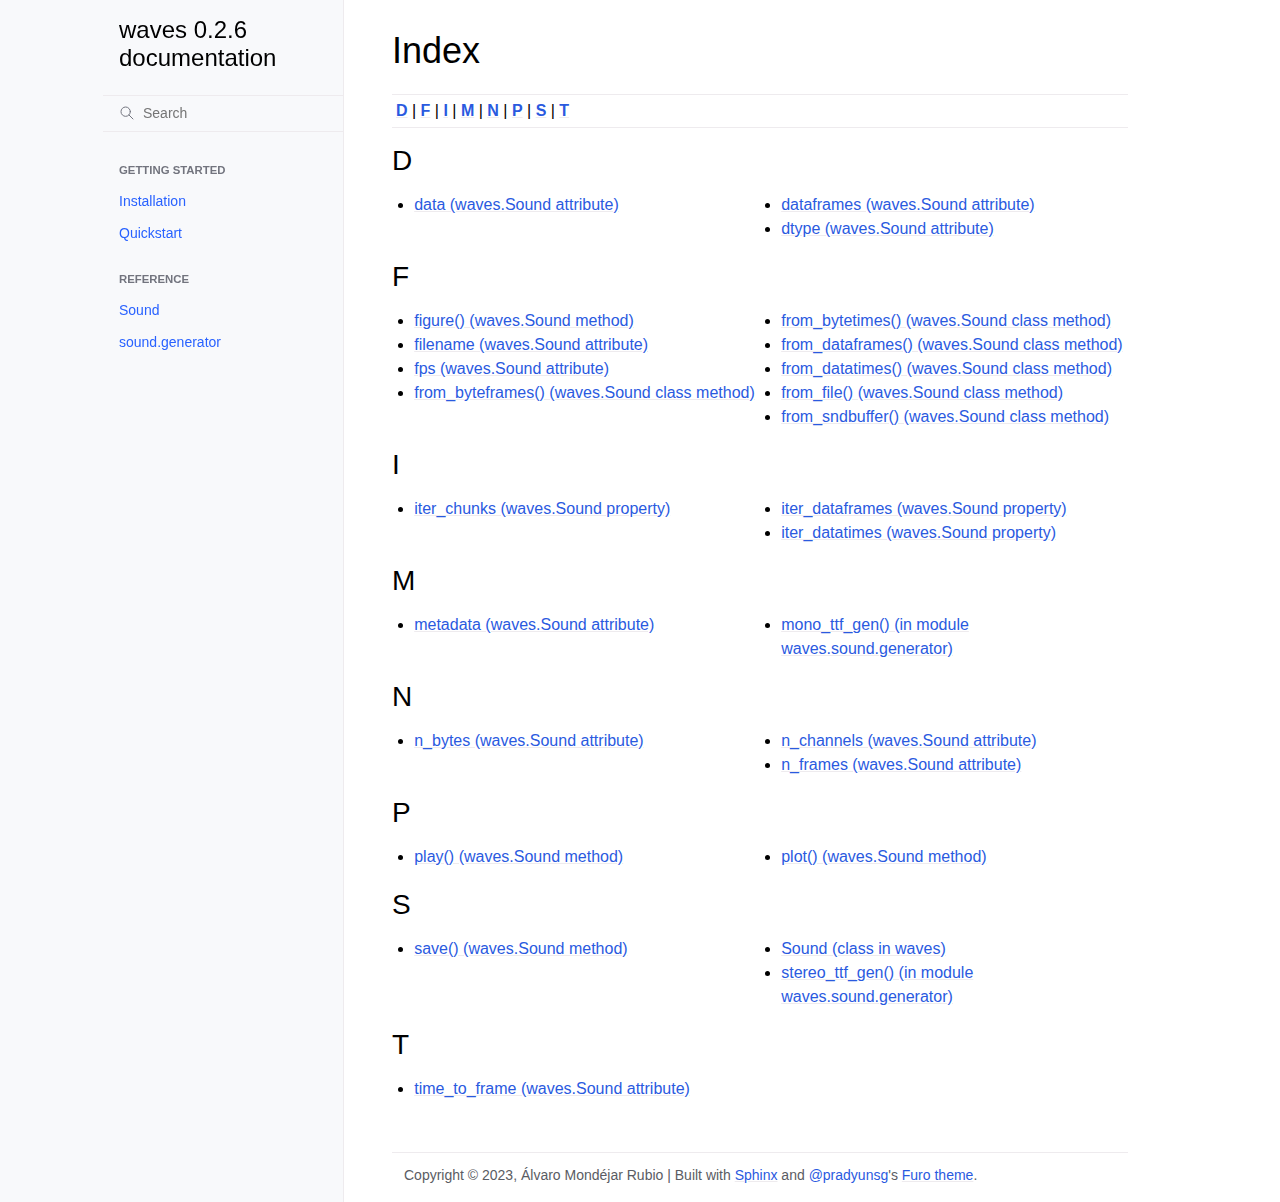
<file: genindex.html>
<!doctype html>
<html class="no-js">
  <head><meta charset="utf-8"/>
    <meta name="viewport" content="width=device-width,initial-scale=1"/>
    <meta name="color-scheme" content="light dark"><link rel="index" title="Index" href="#" /><link rel="search" title="Search" href="search.html" />

    <meta name="generator" content="sphinx-4.0.2, furo 2021.06.24.beta37"/><title>Index - waves 0.2.6 documentation</title>
<link rel="stylesheet" type="text/css" href="_static/pygments.css" />
    <link rel="stylesheet" type="text/css" href="_static/styles/furo.css" />
    <link rel="stylesheet" type="text/css" href="_static/styles/furo-extensions.css" />
    <link rel="stylesheet" type="text/css" href="_static/css/custom.css" />
    


<style>
  :root {
    --color-code-background: #f8f8f8;
  --color-code-foreground: black;
  
  }
  @media (prefers-color-scheme: dark) {
    :root {
      --color-code-background: #202020;
  --color-code-foreground: #d0d0d0;
  
    }
  }

  /* For allowing end-user-specific overrides */
  .override-light {
    --color-code-background: #f8f8f8;
  --color-code-foreground: black;
  
  }
  .override-dark {
    --color-code-background: #202020;
  --color-code-foreground: #d0d0d0;
  
  }
</style><link media="(prefers-color-scheme: dark)" rel="stylesheet" href="_static/pygments_dark.css"></head>
  <body dir="">
    
<svg xmlns="http://www.w3.org/2000/svg" style="display: none;">
  <symbol id="svg-toc" viewBox="0 0 24 24">
    <title>Contents</title>
    <svg xmlns="http://www.w3.org/2000/svg" width="24" height="24" viewBox="0 0 24 24" fill="none"
      stroke-width="1.5" stroke="currentColor" stroke-linecap="round" stroke-linejoin="round">
      <path stroke="none" d="M0 0h24v24H0z"/>
      <line x1="4" y1="6" x2="20" y2="6" />
      <line x1="10" y1="12" x2="20" y2="12" />
      <line x1="6" y1="18" x2="20" y2="18" />
    </svg>
  </symbol>
  <symbol id="svg-menu" viewBox="0 0 24 24">
    <title>Menu</title>
    <svg xmlns="http://www.w3.org/2000/svg" width="24" height="24" viewBox="0 0 24 24" fill="none"
      stroke="currentColor" stroke-width="2" stroke-linecap="round" stroke-linejoin="round"
      class="feather feather-menu">
      <line x1="3" y1="12" x2="21" y2="12"></line>
      <line x1="3" y1="6" x2="21" y2="6"></line>
      <line x1="3" y1="18" x2="21" y2="18"></line>
    </svg>
  </symbol>
  <symbol id="svg-arrow-right" viewBox="0 0 24 24">
    <title>Expand</title>
    <svg xmlns="http://www.w3.org/2000/svg" width="24" height="24" viewBox="0 0 24 24" fill="none"
      stroke="currentColor" stroke-width="2" stroke-linecap="round" stroke-linejoin="round"
      class="feather feather-chevron-right">
      <polyline points="9 18 15 12 9 6"></polyline>
    </svg>
  </symbol>
</svg>

<input type="checkbox" class="sidebar-toggle" name="__navigation" id="__navigation">
<input type="checkbox" class="sidebar-toggle" name="__toc" id="__toc">
<label class="overlay sidebar-overlay" for="__navigation"></label>
<label class="overlay toc-overlay" for="__toc"></label>



<div class="page">
  <header class="mobile-header">
    <div class="header-left">
      <label class="nav-overlay-icon" for="__navigation">
        <i class="icon"><svg><use href="#svg-menu"></use></svg></i>
      </label>
    </div>
    <div class="header-center">
      <a href="index.html"><div class="brand">waves 0.2.6 documentation</div></a>
    </div>
    <div class="header-right">
      <label class="toc-overlay-icon toc-header-icon no-toc" for="__toc">
        <i class="icon"><svg><use href="#svg-toc"></use></svg></i>
      </label>
    </div>
  </header>
  <aside class="sidebar-drawer">
    <div class="sidebar-container">
      
      <div class="sidebar-sticky"><a class="sidebar-brand" href="index.html">
  
  
  <span class="sidebar-brand-text">waves 0.2.6 documentation</span>
  
</a><form class="sidebar-search-container" method="get" action="search.html">
  <input class="sidebar-search" placeholder=Search name="q">
  <input type="hidden" name="check_keywords" value="yes">
  <input type="hidden" name="area" value="default">
</form><div class="sidebar-scroll"><div class="sidebar-tree">
  <p class="caption"><span class="caption-text">Getting started</span></p>
<ul>
<li class="toctree-l1"><a class="reference internal" href="install.html">Installation</a></li>
<li class="toctree-l1"><a class="reference internal" href="quickstart.html">Quickstart</a></li>
</ul>
<p class="caption"><span class="caption-text">Reference</span></p>
<ul>
<li class="toctree-l1"><a class="reference internal" href="ref/sound.html">Sound</a></li>
<li class="toctree-l1"><a class="reference internal" href="ref/sound.generator.html">sound.generator</a></li>
</ul>

</div>
</div>
      </div>
      
    </div>
  </aside>
  <main class="main">
    <div class="content">
      <article role="main">
        <label class="toc-overlay-icon toc-content-icon no-toc" for="__toc">
          <i class="icon"><svg><use href="#svg-toc"></use></svg></i>
        </label>
        
<section class="genindex-section">
  <h1 id="index">Index</h1>
  <div class="genindex-jumpbox"><a href="#D"><strong>D</strong></a> | <a href="#F"><strong>F</strong></a> | <a href="#I"><strong>I</strong></a> | <a href="#M"><strong>M</strong></a> | <a href="#N"><strong>N</strong></a> | <a href="#P"><strong>P</strong></a> | <a href="#S"><strong>S</strong></a> | <a href="#T"><strong>T</strong></a></div>
</section>
<section id="D" class="genindex-section">
  <h2>D</h2>
  <table style="width: 100%" class="indextable genindextable"><tr>
    <td style="width: 33%; vertical-align: top;"><ul>
        <li><a href="ref/sound.html#waves.Sound.data">data (waves.Sound attribute)</a>
</li>
    </ul></td>
    <td style="width: 33%; vertical-align: top;"><ul>
        <li><a href="ref/sound.html#waves.Sound.dataframes">dataframes (waves.Sound attribute)</a>
</li>
        <li><a href="ref/sound.html#waves.Sound.dtype">dtype (waves.Sound attribute)</a>
</li>
    </ul></td>
  </tr></table>
</section>

<section id="F" class="genindex-section">
  <h2>F</h2>
  <table style="width: 100%" class="indextable genindextable"><tr>
    <td style="width: 33%; vertical-align: top;"><ul>
        <li><a href="ref/sound.html#waves.Sound.figure">figure() (waves.Sound method)</a>
</li>
        <li><a href="ref/sound.html#waves.Sound.filename">filename (waves.Sound attribute)</a>
</li>
        <li><a href="ref/sound.html#waves.Sound.fps">fps (waves.Sound attribute)</a>
</li>
        <li><a href="ref/sound.html#waves.Sound.from_byteframes">from_byteframes() (waves.Sound class method)</a>
</li>
    </ul></td>
    <td style="width: 33%; vertical-align: top;"><ul>
        <li><a href="ref/sound.html#waves.Sound.from_bytetimes">from_bytetimes() (waves.Sound class method)</a>
</li>
        <li><a href="ref/sound.html#waves.Sound.from_dataframes">from_dataframes() (waves.Sound class method)</a>
</li>
        <li><a href="ref/sound.html#waves.Sound.from_datatimes">from_datatimes() (waves.Sound class method)</a>
</li>
        <li><a href="ref/sound.html#waves.Sound.from_file">from_file() (waves.Sound class method)</a>
</li>
        <li><a href="ref/sound.html#waves.Sound.from_sndbuffer">from_sndbuffer() (waves.Sound class method)</a>
</li>
    </ul></td>
  </tr></table>
</section>

<section id="I" class="genindex-section">
  <h2>I</h2>
  <table style="width: 100%" class="indextable genindextable"><tr>
    <td style="width: 33%; vertical-align: top;"><ul>
        <li><a href="ref/sound.html#waves.Sound.iter_chunks">iter_chunks (waves.Sound property)</a>
</li>
    </ul></td>
    <td style="width: 33%; vertical-align: top;"><ul>
        <li><a href="ref/sound.html#waves.Sound.iter_dataframes">iter_dataframes (waves.Sound property)</a>
</li>
        <li><a href="ref/sound.html#waves.Sound.iter_datatimes">iter_datatimes (waves.Sound property)</a>
</li>
    </ul></td>
  </tr></table>
</section>

<section id="M" class="genindex-section">
  <h2>M</h2>
  <table style="width: 100%" class="indextable genindextable"><tr>
    <td style="width: 33%; vertical-align: top;"><ul>
        <li><a href="ref/sound.html#waves.Sound.metadata">metadata (waves.Sound attribute)</a>
</li>
    </ul></td>
    <td style="width: 33%; vertical-align: top;"><ul>
        <li><a href="ref/sound.generator.html#waves.sound.generator.mono_ttf_gen">mono_ttf_gen() (in module waves.sound.generator)</a>
</li>
    </ul></td>
  </tr></table>
</section>

<section id="N" class="genindex-section">
  <h2>N</h2>
  <table style="width: 100%" class="indextable genindextable"><tr>
    <td style="width: 33%; vertical-align: top;"><ul>
        <li><a href="ref/sound.html#waves.Sound.n_bytes">n_bytes (waves.Sound attribute)</a>
</li>
    </ul></td>
    <td style="width: 33%; vertical-align: top;"><ul>
        <li><a href="ref/sound.html#waves.Sound.n_channels">n_channels (waves.Sound attribute)</a>
</li>
        <li><a href="ref/sound.html#waves.Sound.n_frames">n_frames (waves.Sound attribute)</a>
</li>
    </ul></td>
  </tr></table>
</section>

<section id="P" class="genindex-section">
  <h2>P</h2>
  <table style="width: 100%" class="indextable genindextable"><tr>
    <td style="width: 33%; vertical-align: top;"><ul>
        <li><a href="ref/sound.html#waves.Sound.play">play() (waves.Sound method)</a>
</li>
    </ul></td>
    <td style="width: 33%; vertical-align: top;"><ul>
        <li><a href="ref/sound.html#waves.Sound.plot">plot() (waves.Sound method)</a>
</li>
    </ul></td>
  </tr></table>
</section>

<section id="S" class="genindex-section">
  <h2>S</h2>
  <table style="width: 100%" class="indextable genindextable"><tr>
    <td style="width: 33%; vertical-align: top;"><ul>
        <li><a href="ref/sound.html#waves.Sound.save">save() (waves.Sound method)</a>
</li>
    </ul></td>
    <td style="width: 33%; vertical-align: top;"><ul>
        <li><a href="ref/sound.html#waves.Sound">Sound (class in waves)</a>
</li>
        <li><a href="ref/sound.generator.html#waves.sound.generator.stereo_ttf_gen">stereo_ttf_gen() (in module waves.sound.generator)</a>
</li>
    </ul></td>
  </tr></table>
</section>

<section id="T" class="genindex-section">
  <h2>T</h2>
  <table style="width: 100%" class="indextable genindextable"><tr>
    <td style="width: 33%; vertical-align: top;"><ul>
        <li><a href="ref/sound.html#waves.Sound.time_to_frame">time_to_frame (waves.Sound attribute)</a>
</li>
    </ul></td>
  </tr></table>
</section>


      </article>
      <footer>
        
        <div class="related-pages">
          
          
        </div>

        <div class="related-information">
              Copyright &#169; 2023, Álvaro Mondéjar Rubio
            |
            Built with <a href="https://www.sphinx-doc.org/">Sphinx</a>
              and
              <a class="muted-link" href="https://pradyunsg.me">@pradyunsg</a>'s
              <a href="https://github.com/pradyunsg/furo">Furo theme</a>.
        </div>
        
      </footer>
    </div>
    <aside class="toc-drawer no-toc">
      
      
      
    </aside>
  </main>
</div><script data-url_root="./" id="documentation_options" src="_static/documentation_options.js"></script>
    <script src="_static/jquery.js"></script>
    <script src="_static/underscore.js"></script>
    <script src="_static/doctools.js"></script>
    <script src="_static/scripts/main.js"></script>
    </body>
</html>
</file>
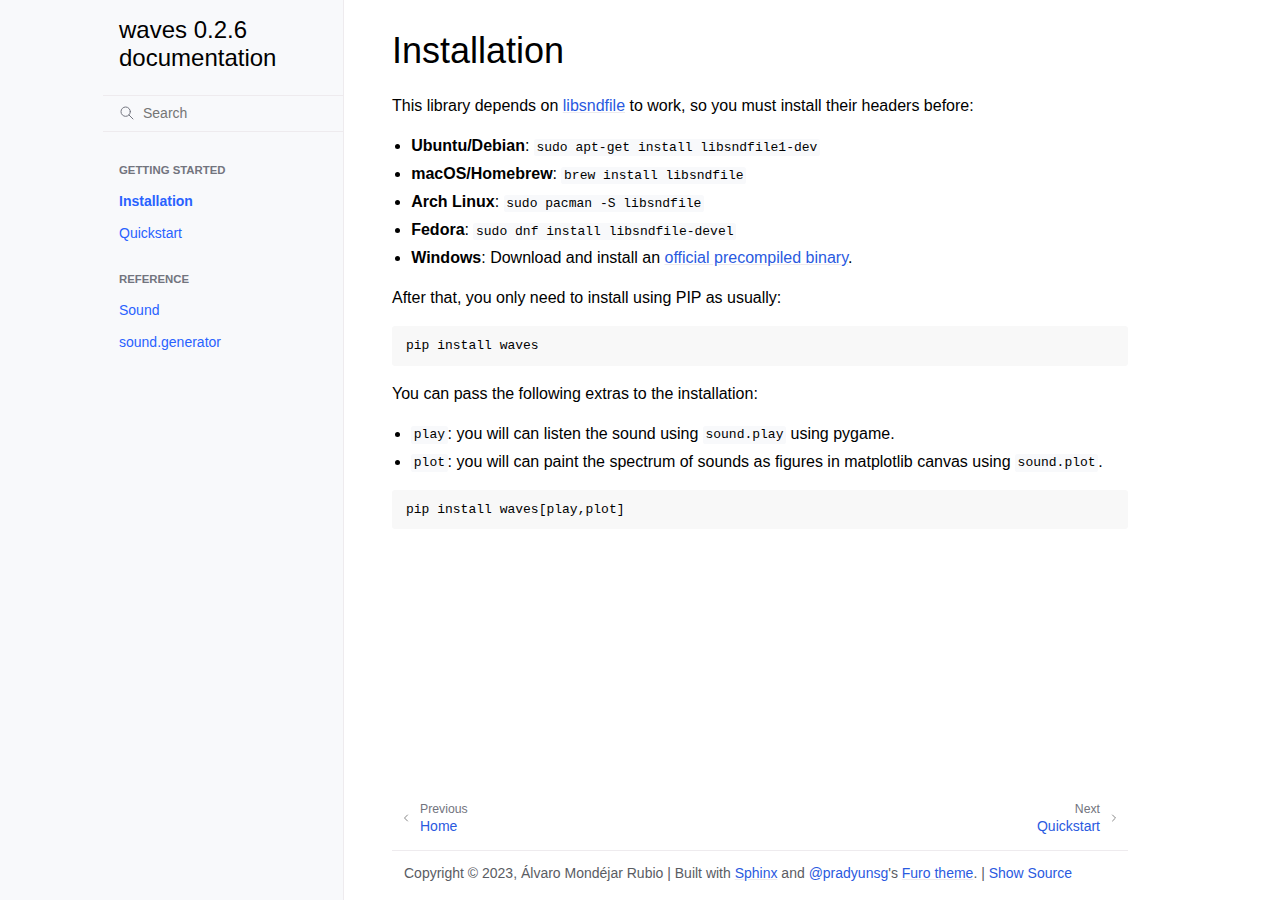
<file: install.html>
<!doctype html>
<html class="no-js">
  <head><meta charset="utf-8"/>
    <meta name="viewport" content="width=device-width,initial-scale=1"/>
    <meta name="color-scheme" content="light dark"><meta name="generator" content="Docutils 0.17.1: http://docutils.sourceforge.net/" />
<link rel="index" title="Index" href="genindex.html" /><link rel="search" title="Search" href="search.html" /><link rel="next" title="Quickstart" href="quickstart.html" /><link rel="prev" title="waves" href="index.html" />

    <meta name="generator" content="sphinx-4.0.2, furo 2021.06.24.beta37"/>
        <title>Installation - waves 0.2.6 documentation</title>
      <link rel="stylesheet" type="text/css" href="_static/pygments.css" />
    <link rel="stylesheet" type="text/css" href="_static/styles/furo.css" />
    <link rel="stylesheet" type="text/css" href="_static/styles/furo-extensions.css" />
    <link rel="stylesheet" type="text/css" href="_static/css/custom.css" />
    


<style>
  :root {
    --color-code-background: #f8f8f8;
  --color-code-foreground: black;
  
  }
  @media (prefers-color-scheme: dark) {
    :root {
      --color-code-background: #202020;
  --color-code-foreground: #d0d0d0;
  
    }
  }

  /* For allowing end-user-specific overrides */
  .override-light {
    --color-code-background: #f8f8f8;
  --color-code-foreground: black;
  
  }
  .override-dark {
    --color-code-background: #202020;
  --color-code-foreground: #d0d0d0;
  
  }
</style><link media="(prefers-color-scheme: dark)" rel="stylesheet" href="_static/pygments_dark.css"></head>
  <body dir="">
    
<svg xmlns="http://www.w3.org/2000/svg" style="display: none;">
  <symbol id="svg-toc" viewBox="0 0 24 24">
    <title>Contents</title>
    <svg xmlns="http://www.w3.org/2000/svg" width="24" height="24" viewBox="0 0 24 24" fill="none"
      stroke-width="1.5" stroke="currentColor" stroke-linecap="round" stroke-linejoin="round">
      <path stroke="none" d="M0 0h24v24H0z"/>
      <line x1="4" y1="6" x2="20" y2="6" />
      <line x1="10" y1="12" x2="20" y2="12" />
      <line x1="6" y1="18" x2="20" y2="18" />
    </svg>
  </symbol>
  <symbol id="svg-menu" viewBox="0 0 24 24">
    <title>Menu</title>
    <svg xmlns="http://www.w3.org/2000/svg" width="24" height="24" viewBox="0 0 24 24" fill="none"
      stroke="currentColor" stroke-width="2" stroke-linecap="round" stroke-linejoin="round"
      class="feather feather-menu">
      <line x1="3" y1="12" x2="21" y2="12"></line>
      <line x1="3" y1="6" x2="21" y2="6"></line>
      <line x1="3" y1="18" x2="21" y2="18"></line>
    </svg>
  </symbol>
  <symbol id="svg-arrow-right" viewBox="0 0 24 24">
    <title>Expand</title>
    <svg xmlns="http://www.w3.org/2000/svg" width="24" height="24" viewBox="0 0 24 24" fill="none"
      stroke="currentColor" stroke-width="2" stroke-linecap="round" stroke-linejoin="round"
      class="feather feather-chevron-right">
      <polyline points="9 18 15 12 9 6"></polyline>
    </svg>
  </symbol>
</svg>

<input type="checkbox" class="sidebar-toggle" name="__navigation" id="__navigation">
<input type="checkbox" class="sidebar-toggle" name="__toc" id="__toc">
<label class="overlay sidebar-overlay" for="__navigation"></label>
<label class="overlay toc-overlay" for="__toc"></label>



<div class="page">
  <header class="mobile-header">
    <div class="header-left">
      <label class="nav-overlay-icon" for="__navigation">
        <i class="icon"><svg><use href="#svg-menu"></use></svg></i>
      </label>
    </div>
    <div class="header-center">
      <a href="index.html"><div class="brand">waves 0.2.6 documentation</div></a>
    </div>
    <div class="header-right">
      <label class="toc-overlay-icon toc-header-icon no-toc" for="__toc">
        <i class="icon"><svg><use href="#svg-toc"></use></svg></i>
      </label>
    </div>
  </header>
  <aside class="sidebar-drawer">
    <div class="sidebar-container">
      
      <div class="sidebar-sticky"><a class="sidebar-brand" href="index.html">
  
  
  <span class="sidebar-brand-text">waves 0.2.6 documentation</span>
  
</a><form class="sidebar-search-container" method="get" action="search.html">
  <input class="sidebar-search" placeholder=Search name="q">
  <input type="hidden" name="check_keywords" value="yes">
  <input type="hidden" name="area" value="default">
</form><div class="sidebar-scroll"><div class="sidebar-tree">
  <p class="caption"><span class="caption-text">Getting started</span></p>
<ul class="current">
<li class="toctree-l1 current current-page"><a class="current reference internal" href="#">Installation</a></li>
<li class="toctree-l1"><a class="reference internal" href="quickstart.html">Quickstart</a></li>
</ul>
<p class="caption"><span class="caption-text">Reference</span></p>
<ul>
<li class="toctree-l1"><a class="reference internal" href="ref/sound.html">Sound</a></li>
<li class="toctree-l1"><a class="reference internal" href="ref/sound.generator.html">sound.generator</a></li>
</ul>

</div>
</div>
      </div>
      
    </div>
  </aside>
  <main class="main">
    <div class="content">
      <article role="main">
        <label class="toc-overlay-icon toc-content-icon no-toc" for="__toc">
          <i class="icon"><svg><use href="#svg-toc"></use></svg></i>
        </label>
        <section id="installation">
<h1>Installation<a class="headerlink" href="#installation" title="Permalink to this headline">¶</a></h1>
<p>This library depends on <a class="reference external" href="http://www.mega-nerd.com/libsndfile/">libsndfile</a> to work, so you must install their headers
before:</p>
<ul class="simple">
<li><p><strong>Ubuntu/Debian</strong>: <code class="docutils literal notranslate"><span class="pre">sudo</span> <span class="pre">apt-get</span> <span class="pre">install</span> <span class="pre">libsndfile1-dev</span></code></p></li>
<li><p><strong>macOS/Homebrew</strong>: <code class="docutils literal notranslate"><span class="pre">brew</span> <span class="pre">install</span> <span class="pre">libsndfile</span></code></p></li>
<li><p><strong>Arch Linux</strong>: <code class="docutils literal notranslate"><span class="pre">sudo</span> <span class="pre">pacman</span> <span class="pre">-S</span> <span class="pre">libsndfile</span></code></p></li>
<li><p><strong>Fedora</strong>: <code class="docutils literal notranslate"><span class="pre">sudo</span> <span class="pre">dnf</span> <span class="pre">install</span> <span class="pre">libsndfile-devel</span></code></p></li>
<li><p><strong>Windows</strong>: Download and install an <a class="reference external" href="http://www.mega-nerd.com/libsndfile/#Download">official precompiled binary</a>.</p></li>
</ul>
<p>After that, you only need to install using PIP as usually:</p>
<div class="highlight-bash notranslate"><div class="highlight"><pre><span></span>pip<span class="w"> </span>install<span class="w"> </span>waves
</pre></div>
</div>
<p>You can pass the following extras to the installation:</p>
<ul class="simple">
<li><p><code class="docutils literal notranslate"><span class="pre">play</span></code>: you will can listen the sound using <code class="docutils literal notranslate"><span class="pre">sound.play</span></code> using pygame.</p></li>
<li><p><code class="docutils literal notranslate"><span class="pre">plot</span></code>: you will can paint the spectrum of sounds as figures in matplotlib canvas using <code class="docutils literal notranslate"><span class="pre">sound.plot</span></code>.</p></li>
</ul>
<div class="highlight-default notranslate"><div class="highlight"><pre><span></span><span class="n">pip</span> <span class="n">install</span> <span class="n">waves</span><span class="p">[</span><span class="n">play</span><span class="p">,</span><span class="n">plot</span><span class="p">]</span>
</pre></div>
</div>
</section>

      </article>
      <footer>
        
        <div class="related-pages">
          <a class="next-page" href="quickstart.html">
              <div class="page-info">
                <div class="context">
                  <span>Next</span>
                </div>
                <div class="title">Quickstart</div>
              </div>
              <svg><use href="#svg-arrow-right"></use></svg>
            </a>
          <a class="prev-page" href="index.html">
              <svg><use href="#svg-arrow-right"></use></svg>
              <div class="page-info">
                <div class="context">
                  <span>Previous</span>
                </div>
                
                <div class="title">Home</div>
                
              </div>
            </a>
        </div>

        <div class="related-information">
              Copyright &#169; 2023, Álvaro Mondéjar Rubio
            |
            Built with <a href="https://www.sphinx-doc.org/">Sphinx</a>
              and
              <a class="muted-link" href="https://pradyunsg.me">@pradyunsg</a>'s
              <a href="https://github.com/pradyunsg/furo">Furo theme</a>.
            |
            <a class="muted-link" href="_sources/install.rst.txt"
               rel="nofollow">
              Show Source
            </a>
        </div>
        
      </footer>
    </div>
    <aside class="toc-drawer no-toc">
      
      
      
    </aside>
  </main>
</div><script data-url_root="./" id="documentation_options" src="_static/documentation_options.js"></script>
    <script src="_static/jquery.js"></script>
    <script src="_static/underscore.js"></script>
    <script src="_static/doctools.js"></script>
    <script src="_static/scripts/main.js"></script>
    </body>
</html>
</file>
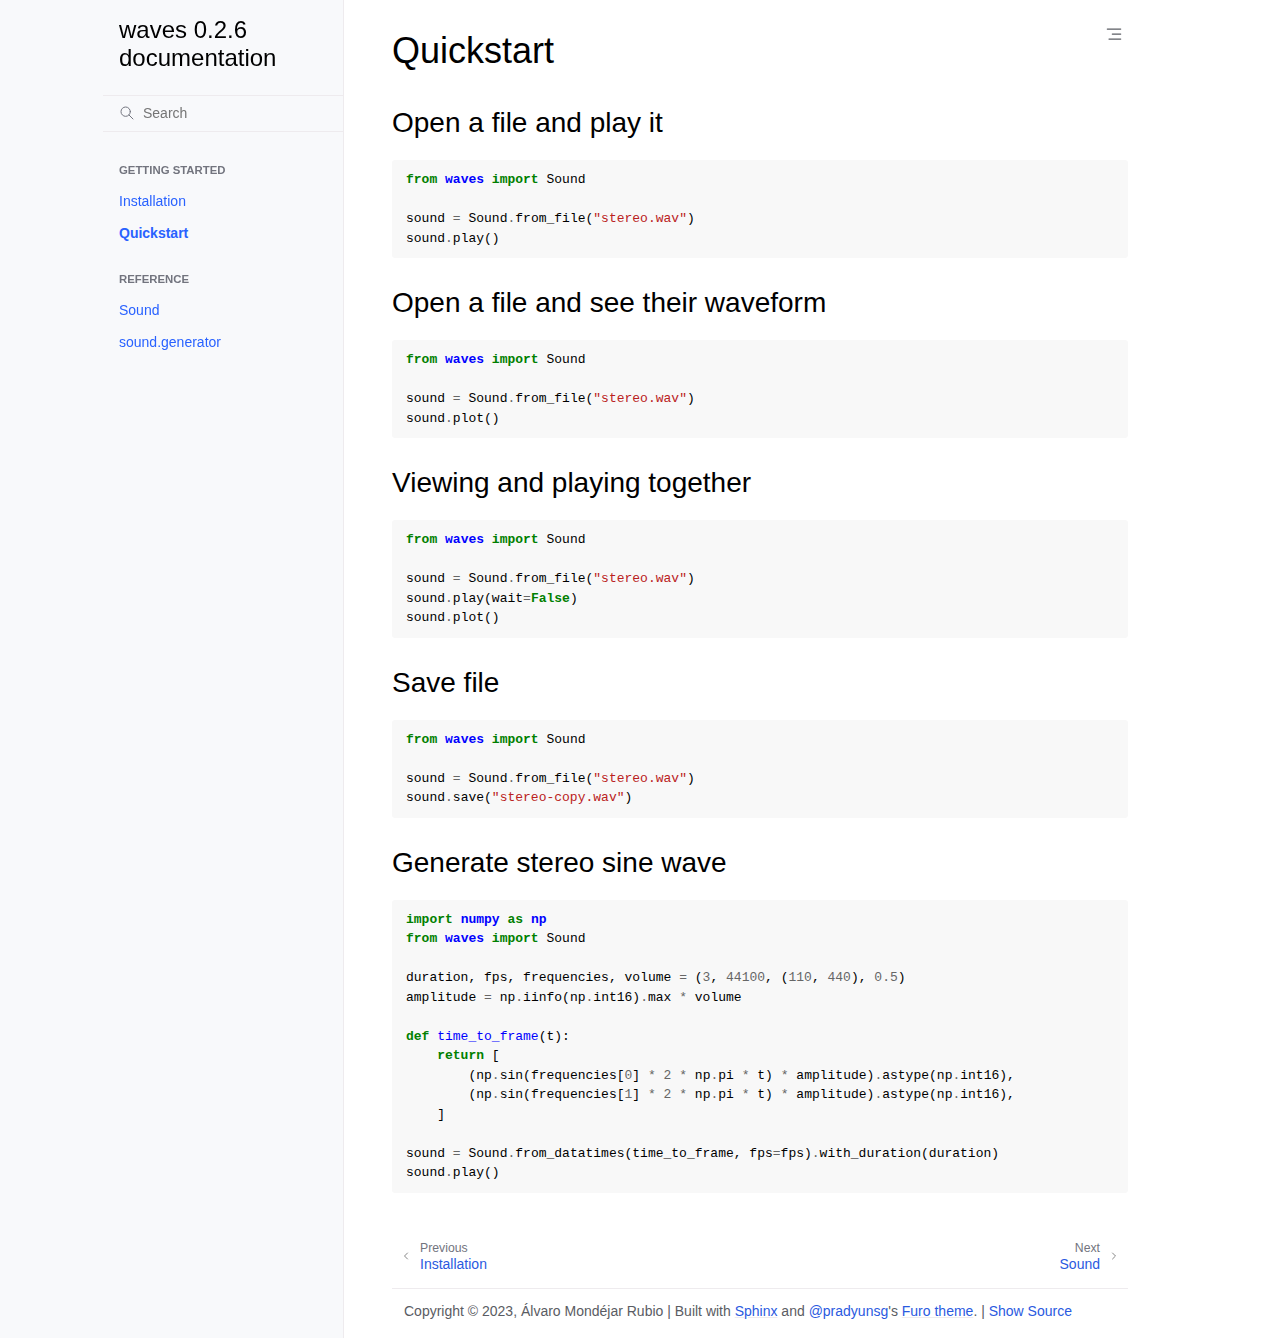
<file: quickstart.html>
<!doctype html>
<html class="no-js">
  <head><meta charset="utf-8"/>
    <meta name="viewport" content="width=device-width,initial-scale=1"/>
    <meta name="color-scheme" content="light dark"><meta name="generator" content="Docutils 0.17.1: http://docutils.sourceforge.net/" />
<link rel="index" title="Index" href="genindex.html" /><link rel="search" title="Search" href="search.html" /><link rel="next" title="Sound" href="ref/sound.html" /><link rel="prev" title="Installation" href="install.html" />

    <meta name="generator" content="sphinx-4.0.2, furo 2021.06.24.beta37"/>
        <title>Quickstart - waves 0.2.6 documentation</title>
      <link rel="stylesheet" type="text/css" href="_static/pygments.css" />
    <link rel="stylesheet" type="text/css" href="_static/styles/furo.css" />
    <link rel="stylesheet" type="text/css" href="_static/styles/furo-extensions.css" />
    <link rel="stylesheet" type="text/css" href="_static/css/custom.css" />
    


<style>
  :root {
    --color-code-background: #f8f8f8;
  --color-code-foreground: black;
  
  }
  @media (prefers-color-scheme: dark) {
    :root {
      --color-code-background: #202020;
  --color-code-foreground: #d0d0d0;
  
    }
  }

  /* For allowing end-user-specific overrides */
  .override-light {
    --color-code-background: #f8f8f8;
  --color-code-foreground: black;
  
  }
  .override-dark {
    --color-code-background: #202020;
  --color-code-foreground: #d0d0d0;
  
  }
</style><link media="(prefers-color-scheme: dark)" rel="stylesheet" href="_static/pygments_dark.css"></head>
  <body dir="">
    
<svg xmlns="http://www.w3.org/2000/svg" style="display: none;">
  <symbol id="svg-toc" viewBox="0 0 24 24">
    <title>Contents</title>
    <svg xmlns="http://www.w3.org/2000/svg" width="24" height="24" viewBox="0 0 24 24" fill="none"
      stroke-width="1.5" stroke="currentColor" stroke-linecap="round" stroke-linejoin="round">
      <path stroke="none" d="M0 0h24v24H0z"/>
      <line x1="4" y1="6" x2="20" y2="6" />
      <line x1="10" y1="12" x2="20" y2="12" />
      <line x1="6" y1="18" x2="20" y2="18" />
    </svg>
  </symbol>
  <symbol id="svg-menu" viewBox="0 0 24 24">
    <title>Menu</title>
    <svg xmlns="http://www.w3.org/2000/svg" width="24" height="24" viewBox="0 0 24 24" fill="none"
      stroke="currentColor" stroke-width="2" stroke-linecap="round" stroke-linejoin="round"
      class="feather feather-menu">
      <line x1="3" y1="12" x2="21" y2="12"></line>
      <line x1="3" y1="6" x2="21" y2="6"></line>
      <line x1="3" y1="18" x2="21" y2="18"></line>
    </svg>
  </symbol>
  <symbol id="svg-arrow-right" viewBox="0 0 24 24">
    <title>Expand</title>
    <svg xmlns="http://www.w3.org/2000/svg" width="24" height="24" viewBox="0 0 24 24" fill="none"
      stroke="currentColor" stroke-width="2" stroke-linecap="round" stroke-linejoin="round"
      class="feather feather-chevron-right">
      <polyline points="9 18 15 12 9 6"></polyline>
    </svg>
  </symbol>
</svg>

<input type="checkbox" class="sidebar-toggle" name="__navigation" id="__navigation">
<input type="checkbox" class="sidebar-toggle" name="__toc" id="__toc">
<label class="overlay sidebar-overlay" for="__navigation"></label>
<label class="overlay toc-overlay" for="__toc"></label>



<div class="page">
  <header class="mobile-header">
    <div class="header-left">
      <label class="nav-overlay-icon" for="__navigation">
        <i class="icon"><svg><use href="#svg-menu"></use></svg></i>
      </label>
    </div>
    <div class="header-center">
      <a href="index.html"><div class="brand">waves 0.2.6 documentation</div></a>
    </div>
    <div class="header-right">
      <label class="toc-overlay-icon toc-header-icon" for="__toc">
        <i class="icon"><svg><use href="#svg-toc"></use></svg></i>
      </label>
    </div>
  </header>
  <aside class="sidebar-drawer">
    <div class="sidebar-container">
      
      <div class="sidebar-sticky"><a class="sidebar-brand" href="index.html">
  
  
  <span class="sidebar-brand-text">waves 0.2.6 documentation</span>
  
</a><form class="sidebar-search-container" method="get" action="search.html">
  <input class="sidebar-search" placeholder=Search name="q">
  <input type="hidden" name="check_keywords" value="yes">
  <input type="hidden" name="area" value="default">
</form><div class="sidebar-scroll"><div class="sidebar-tree">
  <p class="caption"><span class="caption-text">Getting started</span></p>
<ul class="current">
<li class="toctree-l1"><a class="reference internal" href="install.html">Installation</a></li>
<li class="toctree-l1 current current-page"><a class="current reference internal" href="#">Quickstart</a></li>
</ul>
<p class="caption"><span class="caption-text">Reference</span></p>
<ul>
<li class="toctree-l1"><a class="reference internal" href="ref/sound.html">Sound</a></li>
<li class="toctree-l1"><a class="reference internal" href="ref/sound.generator.html">sound.generator</a></li>
</ul>

</div>
</div>
      </div>
      
    </div>
  </aside>
  <main class="main">
    <div class="content">
      <article role="main">
        <label class="toc-overlay-icon toc-content-icon" for="__toc">
          <i class="icon"><svg><use href="#svg-toc"></use></svg></i>
        </label>
        <section id="quickstart">
<h1>Quickstart<a class="headerlink" href="#quickstart" title="Permalink to this headline">¶</a></h1>
<section id="open-a-file-and-play-it">
<h2>Open a file and play it<a class="headerlink" href="#open-a-file-and-play-it" title="Permalink to this headline">¶</a></h2>
<div class="highlight-default notranslate"><div class="highlight"><pre><span></span><span class="kn">from</span> <span class="nn">waves</span> <span class="kn">import</span> <span class="n">Sound</span>

<span class="n">sound</span> <span class="o">=</span> <span class="n">Sound</span><span class="o">.</span><span class="n">from_file</span><span class="p">(</span><span class="s2">"stereo.wav"</span><span class="p">)</span>
<span class="n">sound</span><span class="o">.</span><span class="n">play</span><span class="p">()</span>
</pre></div>
</div>
</section>
<section id="open-a-file-and-see-their-waveform">
<h2>Open a file and see their waveform<a class="headerlink" href="#open-a-file-and-see-their-waveform" title="Permalink to this headline">¶</a></h2>
<div class="highlight-default notranslate"><div class="highlight"><pre><span></span><span class="kn">from</span> <span class="nn">waves</span> <span class="kn">import</span> <span class="n">Sound</span>

<span class="n">sound</span> <span class="o">=</span> <span class="n">Sound</span><span class="o">.</span><span class="n">from_file</span><span class="p">(</span><span class="s2">"stereo.wav"</span><span class="p">)</span>
<span class="n">sound</span><span class="o">.</span><span class="n">plot</span><span class="p">()</span>
</pre></div>
</div>
</section>
<section id="viewing-and-playing-together">
<h2>Viewing and playing together<a class="headerlink" href="#viewing-and-playing-together" title="Permalink to this headline">¶</a></h2>
<div class="highlight-default notranslate"><div class="highlight"><pre><span></span><span class="kn">from</span> <span class="nn">waves</span> <span class="kn">import</span> <span class="n">Sound</span>

<span class="n">sound</span> <span class="o">=</span> <span class="n">Sound</span><span class="o">.</span><span class="n">from_file</span><span class="p">(</span><span class="s2">"stereo.wav"</span><span class="p">)</span>
<span class="n">sound</span><span class="o">.</span><span class="n">play</span><span class="p">(</span><span class="n">wait</span><span class="o">=</span><span class="kc">False</span><span class="p">)</span>
<span class="n">sound</span><span class="o">.</span><span class="n">plot</span><span class="p">()</span>
</pre></div>
</div>
</section>
<section id="save-file">
<h2>Save file<a class="headerlink" href="#save-file" title="Permalink to this headline">¶</a></h2>
<div class="highlight-default notranslate"><div class="highlight"><pre><span></span><span class="kn">from</span> <span class="nn">waves</span> <span class="kn">import</span> <span class="n">Sound</span>

<span class="n">sound</span> <span class="o">=</span> <span class="n">Sound</span><span class="o">.</span><span class="n">from_file</span><span class="p">(</span><span class="s2">"stereo.wav"</span><span class="p">)</span>
<span class="n">sound</span><span class="o">.</span><span class="n">save</span><span class="p">(</span><span class="s2">"stereo-copy.wav"</span><span class="p">)</span>
</pre></div>
</div>
</section>
<section id="generate-stereo-sine-wave">
<h2>Generate stereo sine wave<a class="headerlink" href="#generate-stereo-sine-wave" title="Permalink to this headline">¶</a></h2>
<div class="highlight-default notranslate"><div class="highlight"><pre><span></span><span class="kn">import</span> <span class="nn">numpy</span> <span class="k">as</span> <span class="nn">np</span>
<span class="kn">from</span> <span class="nn">waves</span> <span class="kn">import</span> <span class="n">Sound</span>

<span class="n">duration</span><span class="p">,</span> <span class="n">fps</span><span class="p">,</span> <span class="n">frequencies</span><span class="p">,</span> <span class="n">volume</span> <span class="o">=</span> <span class="p">(</span><span class="mi">3</span><span class="p">,</span> <span class="mi">44100</span><span class="p">,</span> <span class="p">(</span><span class="mi">110</span><span class="p">,</span> <span class="mi">440</span><span class="p">),</span> <span class="mf">0.5</span><span class="p">)</span>
<span class="n">amplitude</span> <span class="o">=</span> <span class="n">np</span><span class="o">.</span><span class="n">iinfo</span><span class="p">(</span><span class="n">np</span><span class="o">.</span><span class="n">int16</span><span class="p">)</span><span class="o">.</span><span class="n">max</span> <span class="o">*</span> <span class="n">volume</span>

<span class="k">def</span> <span class="nf">time_to_frame</span><span class="p">(</span><span class="n">t</span><span class="p">):</span>
    <span class="k">return</span> <span class="p">[</span>
        <span class="p">(</span><span class="n">np</span><span class="o">.</span><span class="n">sin</span><span class="p">(</span><span class="n">frequencies</span><span class="p">[</span><span class="mi">0</span><span class="p">]</span> <span class="o">*</span> <span class="mi">2</span> <span class="o">*</span> <span class="n">np</span><span class="o">.</span><span class="n">pi</span> <span class="o">*</span> <span class="n">t</span><span class="p">)</span> <span class="o">*</span> <span class="n">amplitude</span><span class="p">)</span><span class="o">.</span><span class="n">astype</span><span class="p">(</span><span class="n">np</span><span class="o">.</span><span class="n">int16</span><span class="p">),</span>
        <span class="p">(</span><span class="n">np</span><span class="o">.</span><span class="n">sin</span><span class="p">(</span><span class="n">frequencies</span><span class="p">[</span><span class="mi">1</span><span class="p">]</span> <span class="o">*</span> <span class="mi">2</span> <span class="o">*</span> <span class="n">np</span><span class="o">.</span><span class="n">pi</span> <span class="o">*</span> <span class="n">t</span><span class="p">)</span> <span class="o">*</span> <span class="n">amplitude</span><span class="p">)</span><span class="o">.</span><span class="n">astype</span><span class="p">(</span><span class="n">np</span><span class="o">.</span><span class="n">int16</span><span class="p">),</span>
    <span class="p">]</span>

<span class="n">sound</span> <span class="o">=</span> <span class="n">Sound</span><span class="o">.</span><span class="n">from_datatimes</span><span class="p">(</span><span class="n">time_to_frame</span><span class="p">,</span> <span class="n">fps</span><span class="o">=</span><span class="n">fps</span><span class="p">)</span><span class="o">.</span><span class="n">with_duration</span><span class="p">(</span><span class="n">duration</span><span class="p">)</span>
<span class="n">sound</span><span class="o">.</span><span class="n">play</span><span class="p">()</span>
</pre></div>
</div>
</section>
</section>

      </article>
      <footer>
        
        <div class="related-pages">
          <a class="next-page" href="ref/sound.html">
              <div class="page-info">
                <div class="context">
                  <span>Next</span>
                </div>
                <div class="title">Sound</div>
              </div>
              <svg><use href="#svg-arrow-right"></use></svg>
            </a>
          <a class="prev-page" href="install.html">
              <svg><use href="#svg-arrow-right"></use></svg>
              <div class="page-info">
                <div class="context">
                  <span>Previous</span>
                </div>
                
                <div class="title">Installation</div>
                
              </div>
            </a>
        </div>

        <div class="related-information">
              Copyright &#169; 2023, Álvaro Mondéjar Rubio
            |
            Built with <a href="https://www.sphinx-doc.org/">Sphinx</a>
              and
              <a class="muted-link" href="https://pradyunsg.me">@pradyunsg</a>'s
              <a href="https://github.com/pradyunsg/furo">Furo theme</a>.
            |
            <a class="muted-link" href="_sources/quickstart.rst.txt"
               rel="nofollow">
              Show Source
            </a>
        </div>
        
      </footer>
    </div>
    <aside class="toc-drawer">
      
      
      <div class="toc-sticky toc-scroll">
        <div class="toc-title-container">
          <span class="toc-title">
            Contents
          </span>
        </div>
        <div class="toc-tree-container">
          <div class="toc-tree">
            <ul>
<li><a class="reference internal" href="#">Quickstart</a><ul>
<li><a class="reference internal" href="#open-a-file-and-play-it">Open a file and play it</a></li>
<li><a class="reference internal" href="#open-a-file-and-see-their-waveform">Open a file and see their waveform</a></li>
<li><a class="reference internal" href="#viewing-and-playing-together">Viewing and playing together</a></li>
<li><a class="reference internal" href="#save-file">Save file</a></li>
<li><a class="reference internal" href="#generate-stereo-sine-wave">Generate stereo sine wave</a></li>
</ul>
</li>
</ul>

          </div>
        </div>
      </div>
      
      
    </aside>
  </main>
</div><script data-url_root="./" id="documentation_options" src="_static/documentation_options.js"></script>
    <script src="_static/jquery.js"></script>
    <script src="_static/underscore.js"></script>
    <script src="_static/doctools.js"></script>
    <script src="_static/scripts/main.js"></script>
    </body>
</html>
</file>
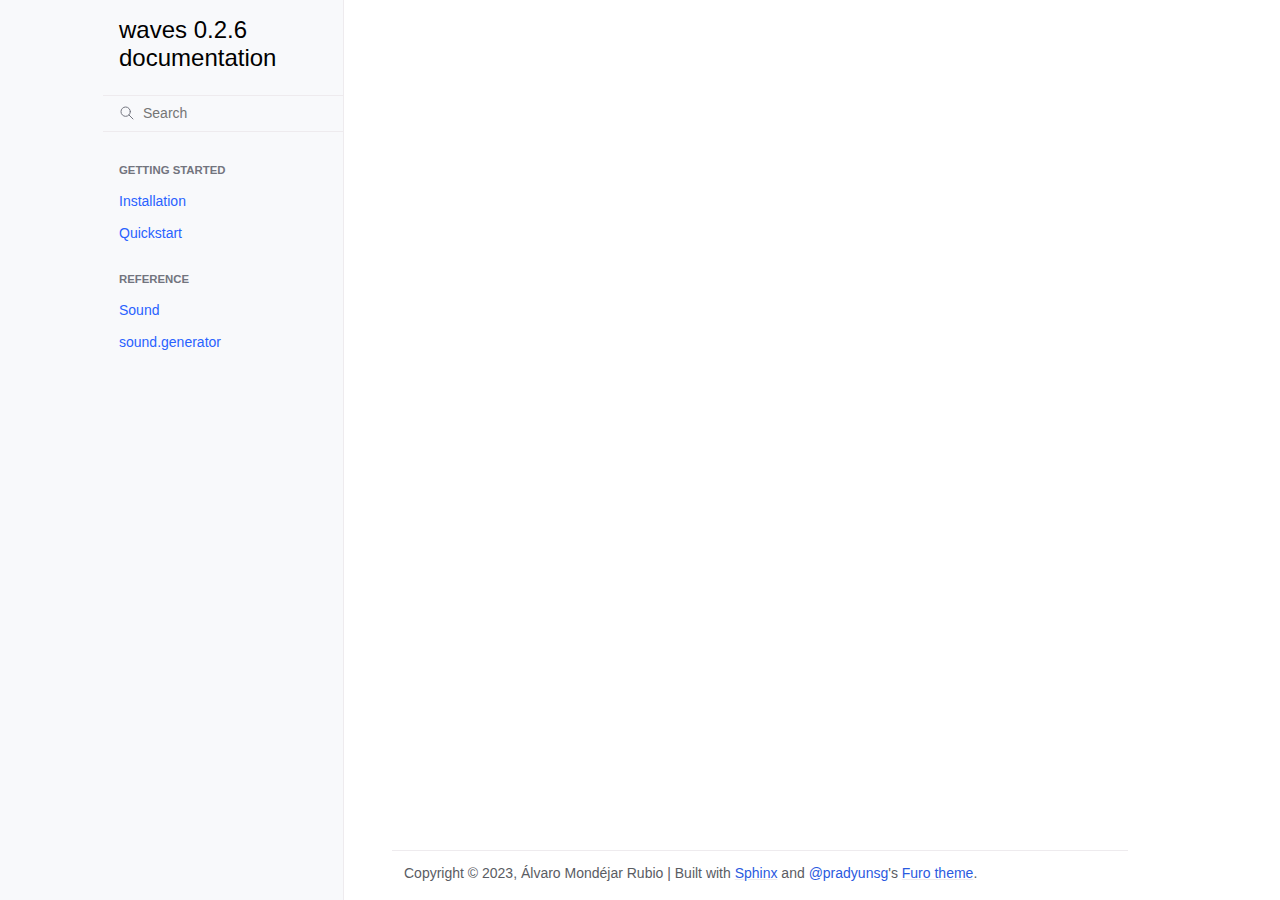
<file: search.html>
<!doctype html>
<html class="no-js">
  <head><meta charset="utf-8"/>
    <meta name="viewport" content="width=device-width,initial-scale=1"/>
    <meta name="color-scheme" content="light dark"><link rel="index" title="Index" href="genindex.html" /><link rel="search" title="Search" href="#" />

    <meta name="generator" content="sphinx-4.0.2, furo 2021.06.24.beta37"/><title>Search - waves 0.2.6 documentation</title><link rel="stylesheet" type="text/css" href="_static/pygments.css" />
    <link rel="stylesheet" type="text/css" href="_static/styles/furo.css" />
    <link rel="stylesheet" type="text/css" href="_static/styles/furo-extensions.css" />
    <link rel="stylesheet" type="text/css" href="_static/css/custom.css" />
    


<style>
  :root {
    --color-code-background: #f8f8f8;
  --color-code-foreground: black;
  
  }
  @media (prefers-color-scheme: dark) {
    :root {
      --color-code-background: #202020;
  --color-code-foreground: #d0d0d0;
  
    }
  }

  /* For allowing end-user-specific overrides */
  .override-light {
    --color-code-background: #f8f8f8;
  --color-code-foreground: black;
  
  }
  .override-dark {
    --color-code-background: #202020;
  --color-code-foreground: #d0d0d0;
  
  }
</style><link media="(prefers-color-scheme: dark)" rel="stylesheet" href="_static/pygments_dark.css"></head>
  <body dir="">
    
<svg xmlns="http://www.w3.org/2000/svg" style="display: none;">
  <symbol id="svg-toc" viewBox="0 0 24 24">
    <title>Contents</title>
    <svg xmlns="http://www.w3.org/2000/svg" width="24" height="24" viewBox="0 0 24 24" fill="none"
      stroke-width="1.5" stroke="currentColor" stroke-linecap="round" stroke-linejoin="round">
      <path stroke="none" d="M0 0h24v24H0z"/>
      <line x1="4" y1="6" x2="20" y2="6" />
      <line x1="10" y1="12" x2="20" y2="12" />
      <line x1="6" y1="18" x2="20" y2="18" />
    </svg>
  </symbol>
  <symbol id="svg-menu" viewBox="0 0 24 24">
    <title>Menu</title>
    <svg xmlns="http://www.w3.org/2000/svg" width="24" height="24" viewBox="0 0 24 24" fill="none"
      stroke="currentColor" stroke-width="2" stroke-linecap="round" stroke-linejoin="round"
      class="feather feather-menu">
      <line x1="3" y1="12" x2="21" y2="12"></line>
      <line x1="3" y1="6" x2="21" y2="6"></line>
      <line x1="3" y1="18" x2="21" y2="18"></line>
    </svg>
  </symbol>
  <symbol id="svg-arrow-right" viewBox="0 0 24 24">
    <title>Expand</title>
    <svg xmlns="http://www.w3.org/2000/svg" width="24" height="24" viewBox="0 0 24 24" fill="none"
      stroke="currentColor" stroke-width="2" stroke-linecap="round" stroke-linejoin="round"
      class="feather feather-chevron-right">
      <polyline points="9 18 15 12 9 6"></polyline>
    </svg>
  </symbol>
</svg>

<input type="checkbox" class="sidebar-toggle" name="__navigation" id="__navigation">
<input type="checkbox" class="sidebar-toggle" name="__toc" id="__toc">
<label class="overlay sidebar-overlay" for="__navigation"></label>
<label class="overlay toc-overlay" for="__toc"></label>



<div class="page">
  <header class="mobile-header">
    <div class="header-left">
      <label class="nav-overlay-icon" for="__navigation">
        <i class="icon"><svg><use href="#svg-menu"></use></svg></i>
      </label>
    </div>
    <div class="header-center">
      <a href="index.html"><div class="brand">waves 0.2.6 documentation</div></a>
    </div>
    <div class="header-right">
      <label class="toc-overlay-icon toc-header-icon no-toc" for="__toc">
        <i class="icon"><svg><use href="#svg-toc"></use></svg></i>
      </label>
    </div>
  </header>
  <aside class="sidebar-drawer">
    <div class="sidebar-container">
      
      <div class="sidebar-sticky"><a class="sidebar-brand" href="index.html">
  
  
  <span class="sidebar-brand-text">waves 0.2.6 documentation</span>
  
</a><form class="sidebar-search-container" method="get" action="#">
  <input class="sidebar-search" placeholder=Search name="q">
  <input type="hidden" name="check_keywords" value="yes">
  <input type="hidden" name="area" value="default">
</form><div class="sidebar-scroll"><div class="sidebar-tree">
  <p class="caption"><span class="caption-text">Getting started</span></p>
<ul>
<li class="toctree-l1"><a class="reference internal" href="install.html">Installation</a></li>
<li class="toctree-l1"><a class="reference internal" href="quickstart.html">Quickstart</a></li>
</ul>
<p class="caption"><span class="caption-text">Reference</span></p>
<ul>
<li class="toctree-l1"><a class="reference internal" href="ref/sound.html">Sound</a></li>
<li class="toctree-l1"><a class="reference internal" href="ref/sound.generator.html">sound.generator</a></li>
</ul>

</div>
</div>
      </div>
      
    </div>
  </aside>
  <main class="main">
    <div class="content">
      <article role="main">
        <label class="toc-overlay-icon toc-content-icon no-toc" for="__toc">
          <i class="icon"><svg><use href="#svg-toc"></use></svg></i>
        </label>
        
<div id="fallback" class="admonition error">
  <p class="admonition-title">Error</p>
  <p>
    Please activate JavaScript to enable the search functionality.
  </p>
</div>
<script>document.getElementById('fallback').hidden = true;</script>

<div id="search-results"></div>

      </article>
      <footer>
        
        <div class="related-pages">
          
          
        </div>

        <div class="related-information">
              Copyright &#169; 2023, Álvaro Mondéjar Rubio
            |
            Built with <a href="https://www.sphinx-doc.org/">Sphinx</a>
              and
              <a class="muted-link" href="https://pradyunsg.me">@pradyunsg</a>'s
              <a href="https://github.com/pradyunsg/furo">Furo theme</a>.
        </div>
        
      </footer>
    </div>
    <aside class="toc-drawer no-toc">
      
      
      
    </aside>
  </main>
</div><script data-url_root="./" id="documentation_options" src="_static/documentation_options.js"></script>
    <script src="_static/jquery.js"></script>
    <script src="_static/underscore.js"></script>
    <script src="_static/doctools.js"></script>
    <script src="_static/scripts/main.js"></script>
    
<script src="_static/searchtools.js"></script>
<script src="_static/language_data.js"></script>
<script src="searchindex.js"></script></body>
</html>
</file>
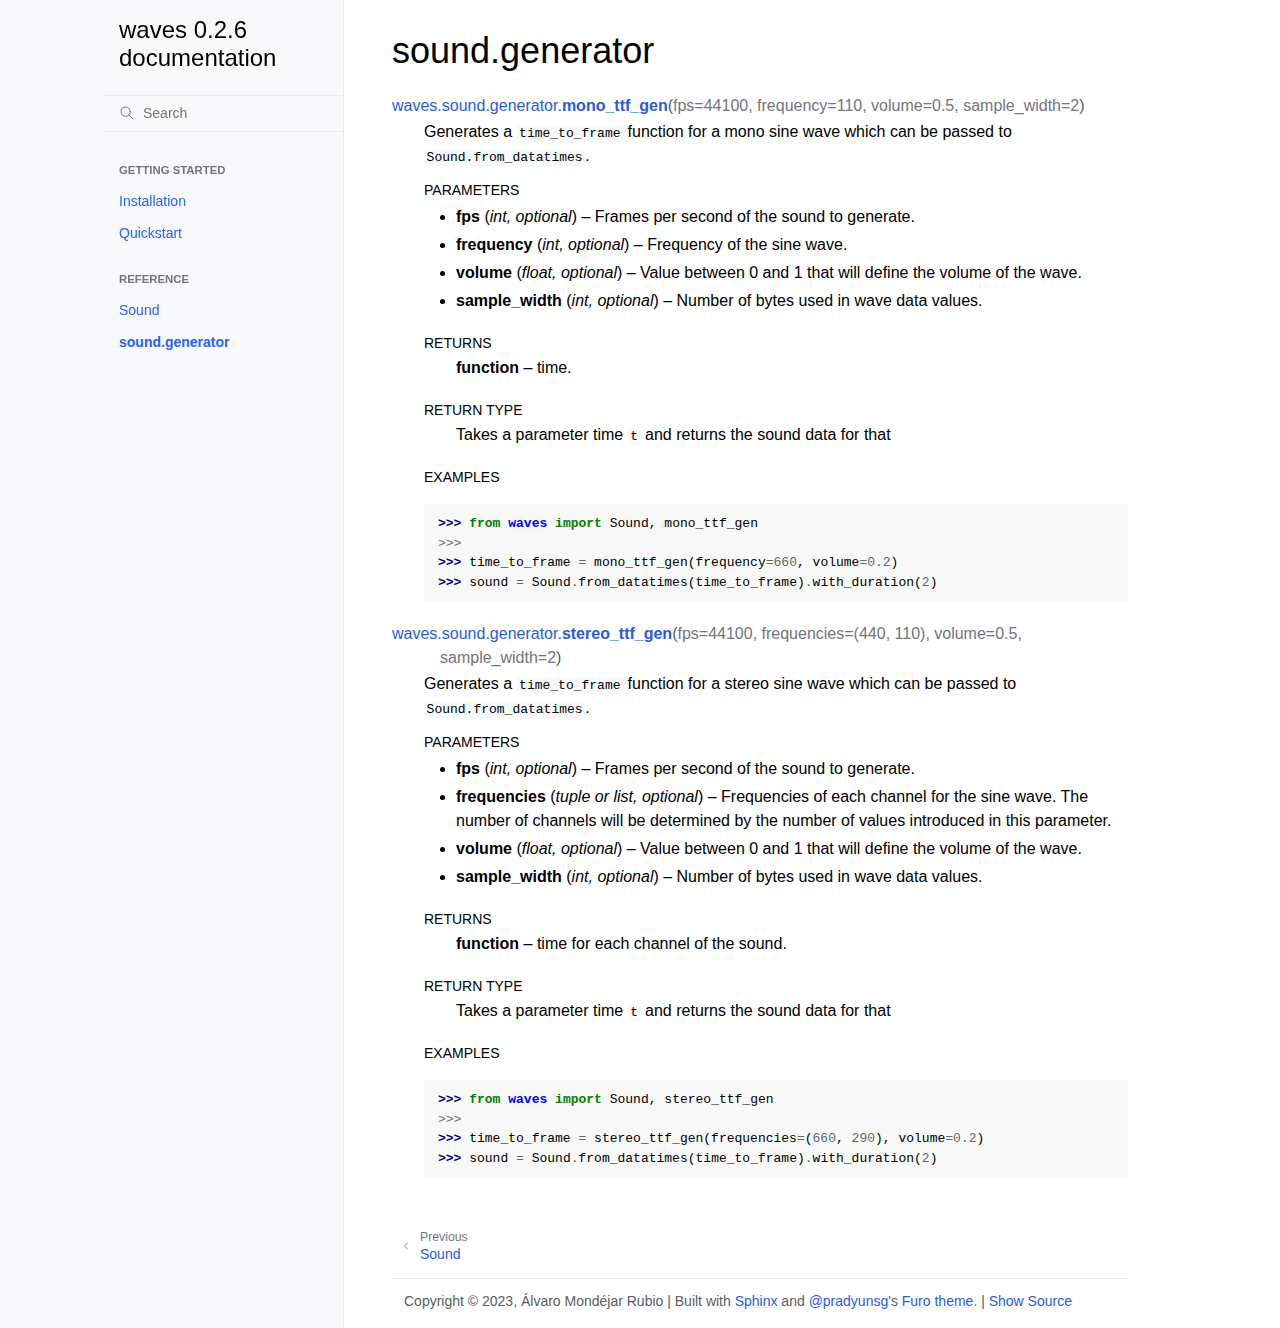
<file: ref/sound.generator.html>
<!doctype html>
<html class="no-js">
  <head><meta charset="utf-8"/>
    <meta name="viewport" content="width=device-width,initial-scale=1"/>
    <meta name="color-scheme" content="light dark"><meta name="generator" content="Docutils 0.17.1: http://docutils.sourceforge.net/" />
<link rel="index" title="Index" href="../genindex.html" /><link rel="search" title="Search" href="../search.html" /><link rel="prev" title="Sound" href="sound.html" />

    <meta name="generator" content="sphinx-4.0.2, furo 2021.06.24.beta37"/>
        <title>sound.generator - waves 0.2.6 documentation</title>
      <link rel="stylesheet" type="text/css" href="../_static/pygments.css" />
    <link rel="stylesheet" type="text/css" href="../_static/styles/furo.css" />
    <link rel="stylesheet" type="text/css" href="../_static/styles/furo-extensions.css" />
    <link rel="stylesheet" type="text/css" href="../_static/css/custom.css" />
    


<style>
  :root {
    --color-code-background: #f8f8f8;
  --color-code-foreground: black;
  
  }
  @media (prefers-color-scheme: dark) {
    :root {
      --color-code-background: #202020;
  --color-code-foreground: #d0d0d0;
  
    }
  }

  /* For allowing end-user-specific overrides */
  .override-light {
    --color-code-background: #f8f8f8;
  --color-code-foreground: black;
  
  }
  .override-dark {
    --color-code-background: #202020;
  --color-code-foreground: #d0d0d0;
  
  }
</style><link media="(prefers-color-scheme: dark)" rel="stylesheet" href="../_static/pygments_dark.css"></head>
  <body dir="">
    
<svg xmlns="http://www.w3.org/2000/svg" style="display: none;">
  <symbol id="svg-toc" viewBox="0 0 24 24">
    <title>Contents</title>
    <svg xmlns="http://www.w3.org/2000/svg" width="24" height="24" viewBox="0 0 24 24" fill="none"
      stroke-width="1.5" stroke="currentColor" stroke-linecap="round" stroke-linejoin="round">
      <path stroke="none" d="M0 0h24v24H0z"/>
      <line x1="4" y1="6" x2="20" y2="6" />
      <line x1="10" y1="12" x2="20" y2="12" />
      <line x1="6" y1="18" x2="20" y2="18" />
    </svg>
  </symbol>
  <symbol id="svg-menu" viewBox="0 0 24 24">
    <title>Menu</title>
    <svg xmlns="http://www.w3.org/2000/svg" width="24" height="24" viewBox="0 0 24 24" fill="none"
      stroke="currentColor" stroke-width="2" stroke-linecap="round" stroke-linejoin="round"
      class="feather feather-menu">
      <line x1="3" y1="12" x2="21" y2="12"></line>
      <line x1="3" y1="6" x2="21" y2="6"></line>
      <line x1="3" y1="18" x2="21" y2="18"></line>
    </svg>
  </symbol>
  <symbol id="svg-arrow-right" viewBox="0 0 24 24">
    <title>Expand</title>
    <svg xmlns="http://www.w3.org/2000/svg" width="24" height="24" viewBox="0 0 24 24" fill="none"
      stroke="currentColor" stroke-width="2" stroke-linecap="round" stroke-linejoin="round"
      class="feather feather-chevron-right">
      <polyline points="9 18 15 12 9 6"></polyline>
    </svg>
  </symbol>
</svg>

<input type="checkbox" class="sidebar-toggle" name="__navigation" id="__navigation">
<input type="checkbox" class="sidebar-toggle" name="__toc" id="__toc">
<label class="overlay sidebar-overlay" for="__navigation"></label>
<label class="overlay toc-overlay" for="__toc"></label>



<div class="page">
  <header class="mobile-header">
    <div class="header-left">
      <label class="nav-overlay-icon" for="__navigation">
        <i class="icon"><svg><use href="#svg-menu"></use></svg></i>
      </label>
    </div>
    <div class="header-center">
      <a href="../index.html"><div class="brand">waves 0.2.6 documentation</div></a>
    </div>
    <div class="header-right">
      <label class="toc-overlay-icon toc-header-icon no-toc" for="__toc">
        <i class="icon"><svg><use href="#svg-toc"></use></svg></i>
      </label>
    </div>
  </header>
  <aside class="sidebar-drawer">
    <div class="sidebar-container">
      
      <div class="sidebar-sticky"><a class="sidebar-brand" href="../index.html">
  
  
  <span class="sidebar-brand-text">waves 0.2.6 documentation</span>
  
</a><form class="sidebar-search-container" method="get" action="../search.html">
  <input class="sidebar-search" placeholder=Search name="q">
  <input type="hidden" name="check_keywords" value="yes">
  <input type="hidden" name="area" value="default">
</form><div class="sidebar-scroll"><div class="sidebar-tree">
  <p class="caption"><span class="caption-text">Getting started</span></p>
<ul>
<li class="toctree-l1"><a class="reference internal" href="../install.html">Installation</a></li>
<li class="toctree-l1"><a class="reference internal" href="../quickstart.html">Quickstart</a></li>
</ul>
<p class="caption"><span class="caption-text">Reference</span></p>
<ul class="current">
<li class="toctree-l1"><a class="reference internal" href="sound.html">Sound</a></li>
<li class="toctree-l1 current current-page"><a class="current reference internal" href="#">sound.generator</a></li>
</ul>

</div>
</div>
      </div>
      
    </div>
  </aside>
  <main class="main">
    <div class="content">
      <article role="main">
        <label class="toc-overlay-icon toc-content-icon no-toc" for="__toc">
          <i class="icon"><svg><use href="#svg-toc"></use></svg></i>
        </label>
        <section id="sound-generator">
<h1>sound.generator<a class="headerlink" href="#sound-generator" title="Permalink to this headline">¶</a></h1>
<dl class="py function">
<dt class="sig sig-object py" id="waves.sound.generator.mono_ttf_gen">
<span class="sig-prename descclassname"><span class="pre">waves.sound.generator.</span></span><span class="sig-name descname"><span class="pre">mono_ttf_gen</span></span><span class="sig-paren">(</span><em class="sig-param"><span class="n"><span class="pre">fps</span></span><span class="o"><span class="pre">=</span></span><span class="default_value"><span class="pre">44100</span></span></em>, <em class="sig-param"><span class="n"><span class="pre">frequency</span></span><span class="o"><span class="pre">=</span></span><span class="default_value"><span class="pre">110</span></span></em>, <em class="sig-param"><span class="n"><span class="pre">volume</span></span><span class="o"><span class="pre">=</span></span><span class="default_value"><span class="pre">0.5</span></span></em>, <em class="sig-param"><span class="n"><span class="pre">sample_width</span></span><span class="o"><span class="pre">=</span></span><span class="default_value"><span class="pre">2</span></span></em><span class="sig-paren">)</span><a class="headerlink" href="#waves.sound.generator.mono_ttf_gen" title="Permalink to this definition">¶</a></dt>
<dd><p>Generates a <code class="docutils literal notranslate"><span class="pre">time_to_frame</span></code> function for a mono sine wave which can be
passed to <code class="docutils literal notranslate"><span class="pre">Sound.from_datatimes</span></code>.</p>
<dl class="field-list simple">
<dt class="field-odd">Parameters</dt>
<dd class="field-odd"><ul class="simple">
<li><p><strong>fps</strong> (<em>int</em><em>, </em><em>optional</em>) – Frames per second of the sound to generate.</p></li>
<li><p><strong>frequency</strong> (<em>int</em><em>, </em><em>optional</em>) – Frequency of the sine wave.</p></li>
<li><p><strong>volume</strong> (<em>float</em><em>, </em><em>optional</em>) – Value between 0 and 1 that will define the volume of the wave.</p></li>
<li><p><strong>sample_width</strong> (<em>int</em><em>, </em><em>optional</em>) – Number of bytes used in wave data values.</p></li>
</ul>
</dd>
<dt class="field-even">Returns</dt>
<dd class="field-even"><p><strong>function</strong> – time.</p>
</dd>
<dt class="field-odd">Return type</dt>
<dd class="field-odd"><p>Takes a parameter time <code class="docutils literal notranslate"><span class="pre">t</span></code> and returns the sound data for that</p>
</dd>
</dl>
<p class="rubric">Examples</p>
<div class="doctest highlight-default notranslate"><div class="highlight"><pre><span></span><span class="gp">&gt;&gt;&gt; </span><span class="kn">from</span> <span class="nn">waves</span> <span class="kn">import</span> <span class="n">Sound</span><span class="p">,</span> <span class="n">mono_ttf_gen</span>
<span class="go">&gt;&gt;&gt;</span>
<span class="gp">&gt;&gt;&gt; </span><span class="n">time_to_frame</span> <span class="o">=</span> <span class="n">mono_ttf_gen</span><span class="p">(</span><span class="n">frequency</span><span class="o">=</span><span class="mi">660</span><span class="p">,</span> <span class="n">volume</span><span class="o">=</span><span class="mf">0.2</span><span class="p">)</span>
<span class="gp">&gt;&gt;&gt; </span><span class="n">sound</span> <span class="o">=</span> <span class="n">Sound</span><span class="o">.</span><span class="n">from_datatimes</span><span class="p">(</span><span class="n">time_to_frame</span><span class="p">)</span><span class="o">.</span><span class="n">with_duration</span><span class="p">(</span><span class="mi">2</span><span class="p">)</span>
</pre></div>
</div>
</dd></dl>
<dl class="py function">
<dt class="sig sig-object py" id="waves.sound.generator.stereo_ttf_gen">
<span class="sig-prename descclassname"><span class="pre">waves.sound.generator.</span></span><span class="sig-name descname"><span class="pre">stereo_ttf_gen</span></span><span class="sig-paren">(</span><em class="sig-param"><span class="n"><span class="pre">fps</span></span><span class="o"><span class="pre">=</span></span><span class="default_value"><span class="pre">44100</span></span></em>, <em class="sig-param"><span class="n"><span class="pre">frequencies</span></span><span class="o"><span class="pre">=</span></span><span class="default_value"><span class="pre">(440,</span> <span class="pre">110)</span></span></em>, <em class="sig-param"><span class="n"><span class="pre">volume</span></span><span class="o"><span class="pre">=</span></span><span class="default_value"><span class="pre">0.5</span></span></em>, <em class="sig-param"><span class="n"><span class="pre">sample_width</span></span><span class="o"><span class="pre">=</span></span><span class="default_value"><span class="pre">2</span></span></em><span class="sig-paren">)</span><a class="headerlink" href="#waves.sound.generator.stereo_ttf_gen" title="Permalink to this definition">¶</a></dt>
<dd><p>Generates a <code class="docutils literal notranslate"><span class="pre">time_to_frame</span></code> function for a stereo sine wave which can be
passed to <code class="docutils literal notranslate"><span class="pre">Sound.from_datatimes</span></code>.</p>
<dl class="field-list simple">
<dt class="field-odd">Parameters</dt>
<dd class="field-odd"><ul class="simple">
<li><p><strong>fps</strong> (<em>int</em><em>, </em><em>optional</em>) – Frames per second of the sound to generate.</p></li>
<li><p><strong>frequencies</strong> (<em>tuple</em><em> or </em><em>list</em><em>, </em><em>optional</em>) – Frequencies of each channel for the sine wave. The number of channels
will be determined by the number of values introduced in this parameter.</p></li>
<li><p><strong>volume</strong> (<em>float</em><em>, </em><em>optional</em>) – Value between 0 and 1 that will define the volume of the wave.</p></li>
<li><p><strong>sample_width</strong> (<em>int</em><em>, </em><em>optional</em>) – Number of bytes used in wave data values.</p></li>
</ul>
</dd>
<dt class="field-even">Returns</dt>
<dd class="field-even"><p><strong>function</strong> – time for each channel of the sound.</p>
</dd>
<dt class="field-odd">Return type</dt>
<dd class="field-odd"><p>Takes a parameter time <code class="docutils literal notranslate"><span class="pre">t</span></code> and returns the sound data for that</p>
</dd>
</dl>
<p class="rubric">Examples</p>
<div class="doctest highlight-default notranslate"><div class="highlight"><pre><span></span><span class="gp">&gt;&gt;&gt; </span><span class="kn">from</span> <span class="nn">waves</span> <span class="kn">import</span> <span class="n">Sound</span><span class="p">,</span> <span class="n">stereo_ttf_gen</span>
<span class="go">&gt;&gt;&gt;</span>
<span class="gp">&gt;&gt;&gt; </span><span class="n">time_to_frame</span> <span class="o">=</span> <span class="n">stereo_ttf_gen</span><span class="p">(</span><span class="n">frequencies</span><span class="o">=</span><span class="p">(</span><span class="mi">660</span><span class="p">,</span> <span class="mi">290</span><span class="p">),</span> <span class="n">volume</span><span class="o">=</span><span class="mf">0.2</span><span class="p">)</span>
<span class="gp">&gt;&gt;&gt; </span><span class="n">sound</span> <span class="o">=</span> <span class="n">Sound</span><span class="o">.</span><span class="n">from_datatimes</span><span class="p">(</span><span class="n">time_to_frame</span><span class="p">)</span><span class="o">.</span><span class="n">with_duration</span><span class="p">(</span><span class="mi">2</span><span class="p">)</span>
</pre></div>
</div>
</dd></dl>
</section>

      </article>
      <footer>
        
        <div class="related-pages">
          
          <a class="prev-page" href="sound.html">
              <svg><use href="#svg-arrow-right"></use></svg>
              <div class="page-info">
                <div class="context">
                  <span>Previous</span>
                </div>
                
                <div class="title">Sound</div>
                
              </div>
            </a>
        </div>

        <div class="related-information">
              Copyright &#169; 2023, Álvaro Mondéjar Rubio
            |
            Built with <a href="https://www.sphinx-doc.org/">Sphinx</a>
              and
              <a class="muted-link" href="https://pradyunsg.me">@pradyunsg</a>'s
              <a href="https://github.com/pradyunsg/furo">Furo theme</a>.
            |
            <a class="muted-link" href="../_sources/ref/sound.generator.rst.txt"
               rel="nofollow">
              Show Source
            </a>
        </div>
        
      </footer>
    </div>
    <aside class="toc-drawer no-toc">
      
      
      
    </aside>
  </main>
</div><script data-url_root="../" id="documentation_options" src="../_static/documentation_options.js"></script>
    <script src="../_static/jquery.js"></script>
    <script src="../_static/underscore.js"></script>
    <script src="../_static/doctools.js"></script>
    <script src="../_static/scripts/main.js"></script>
    </body>
</html>
</file>
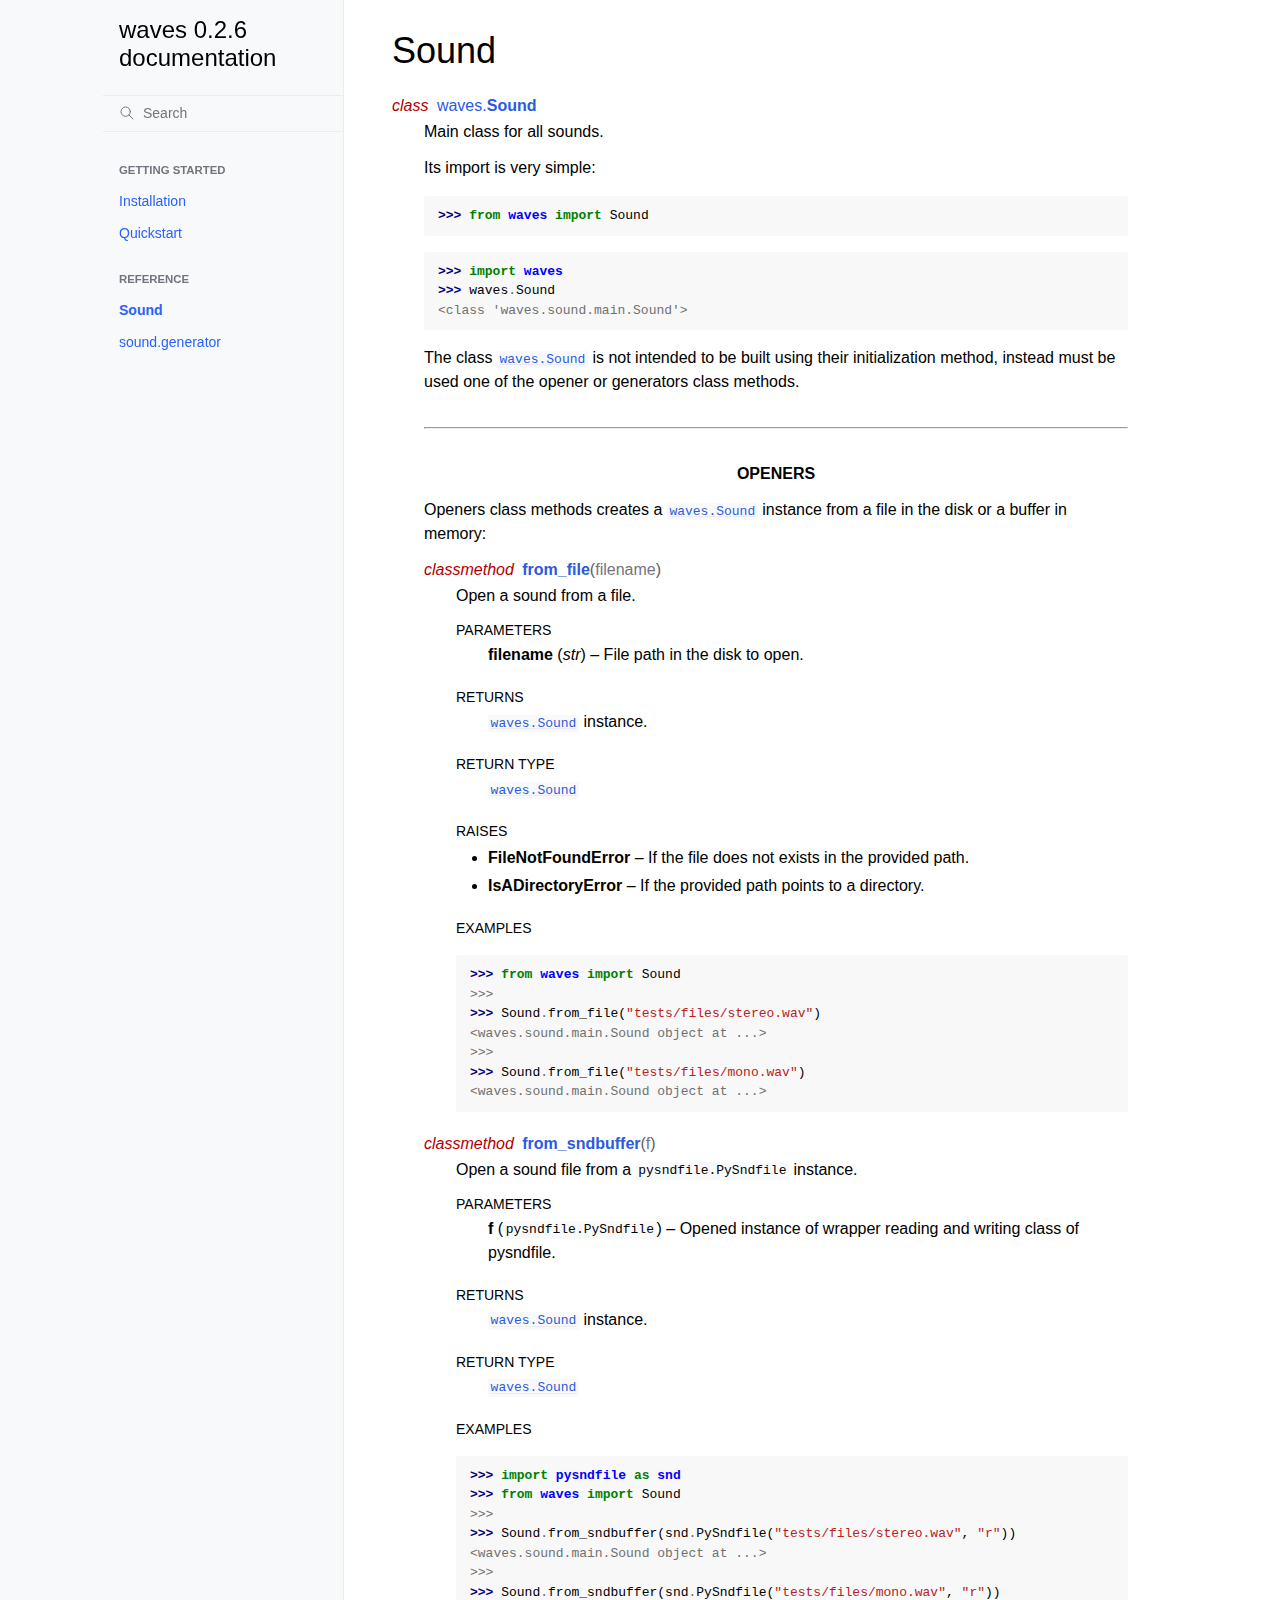
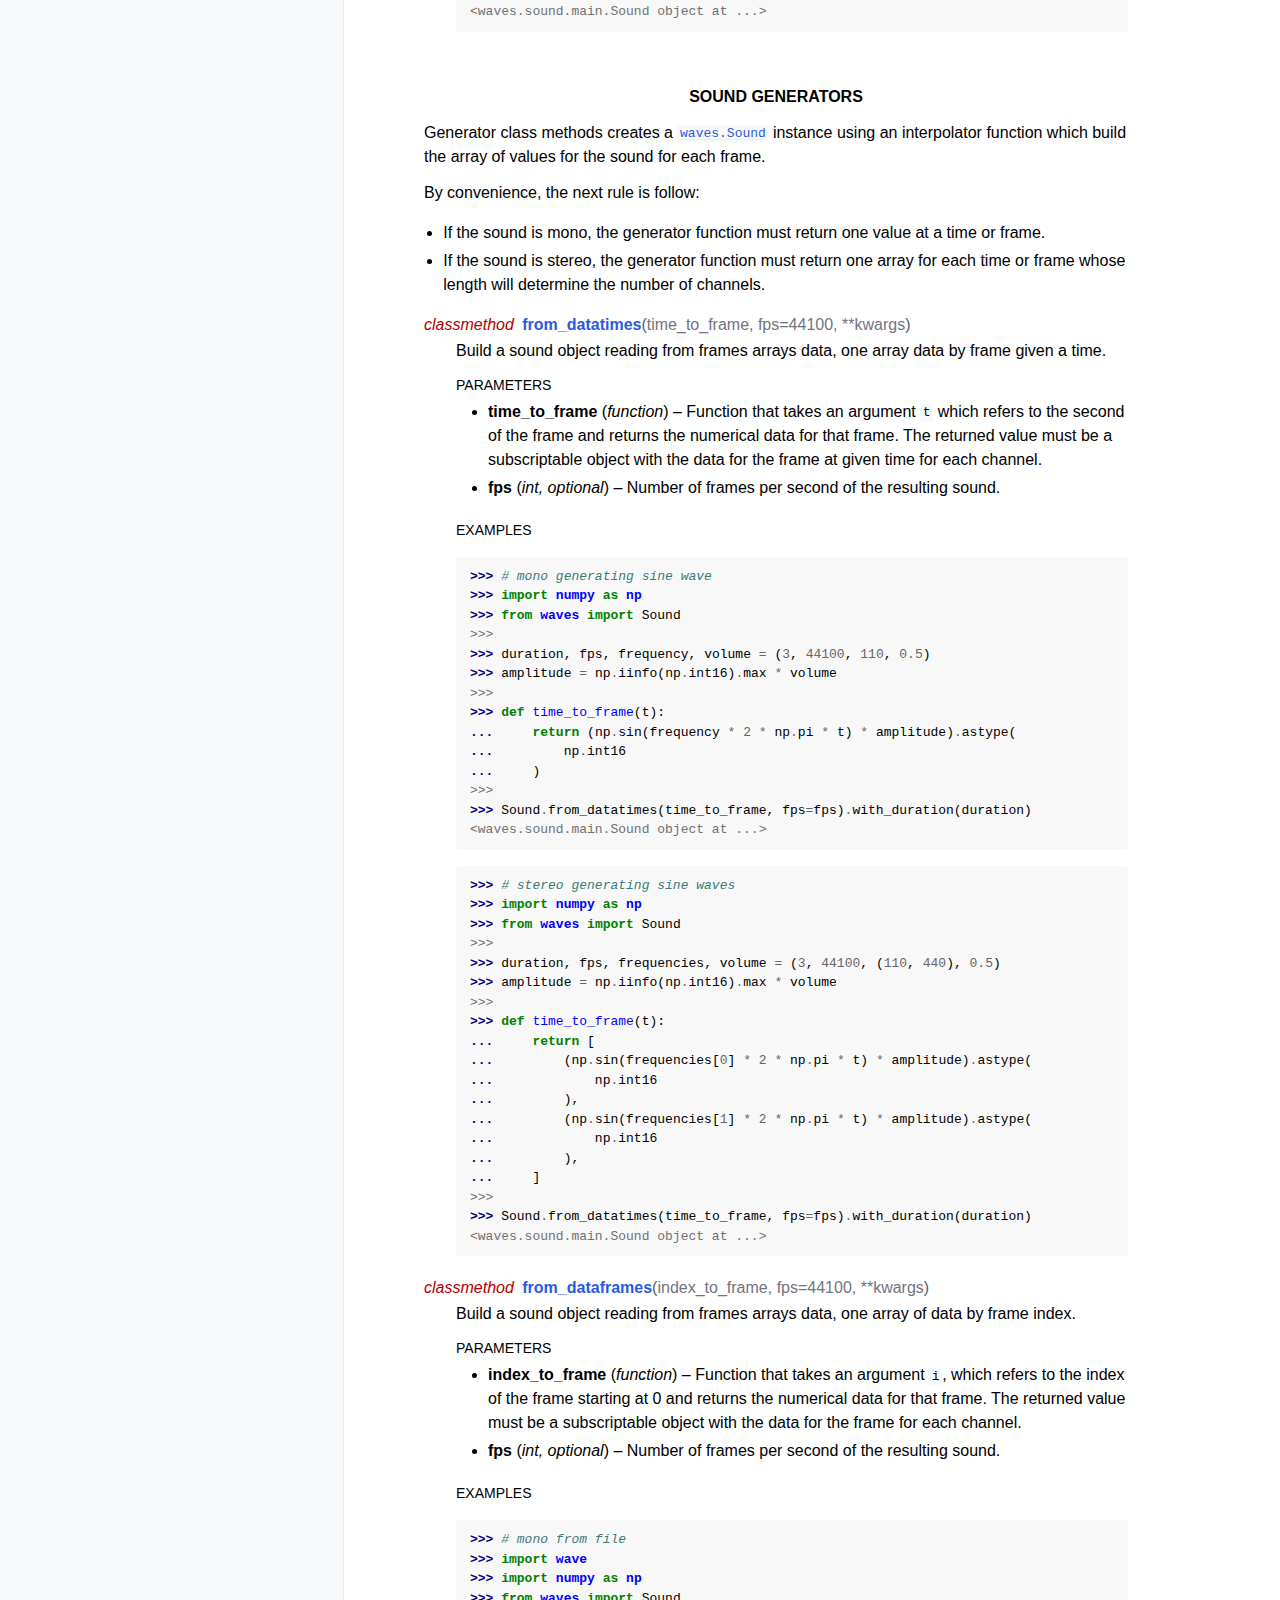
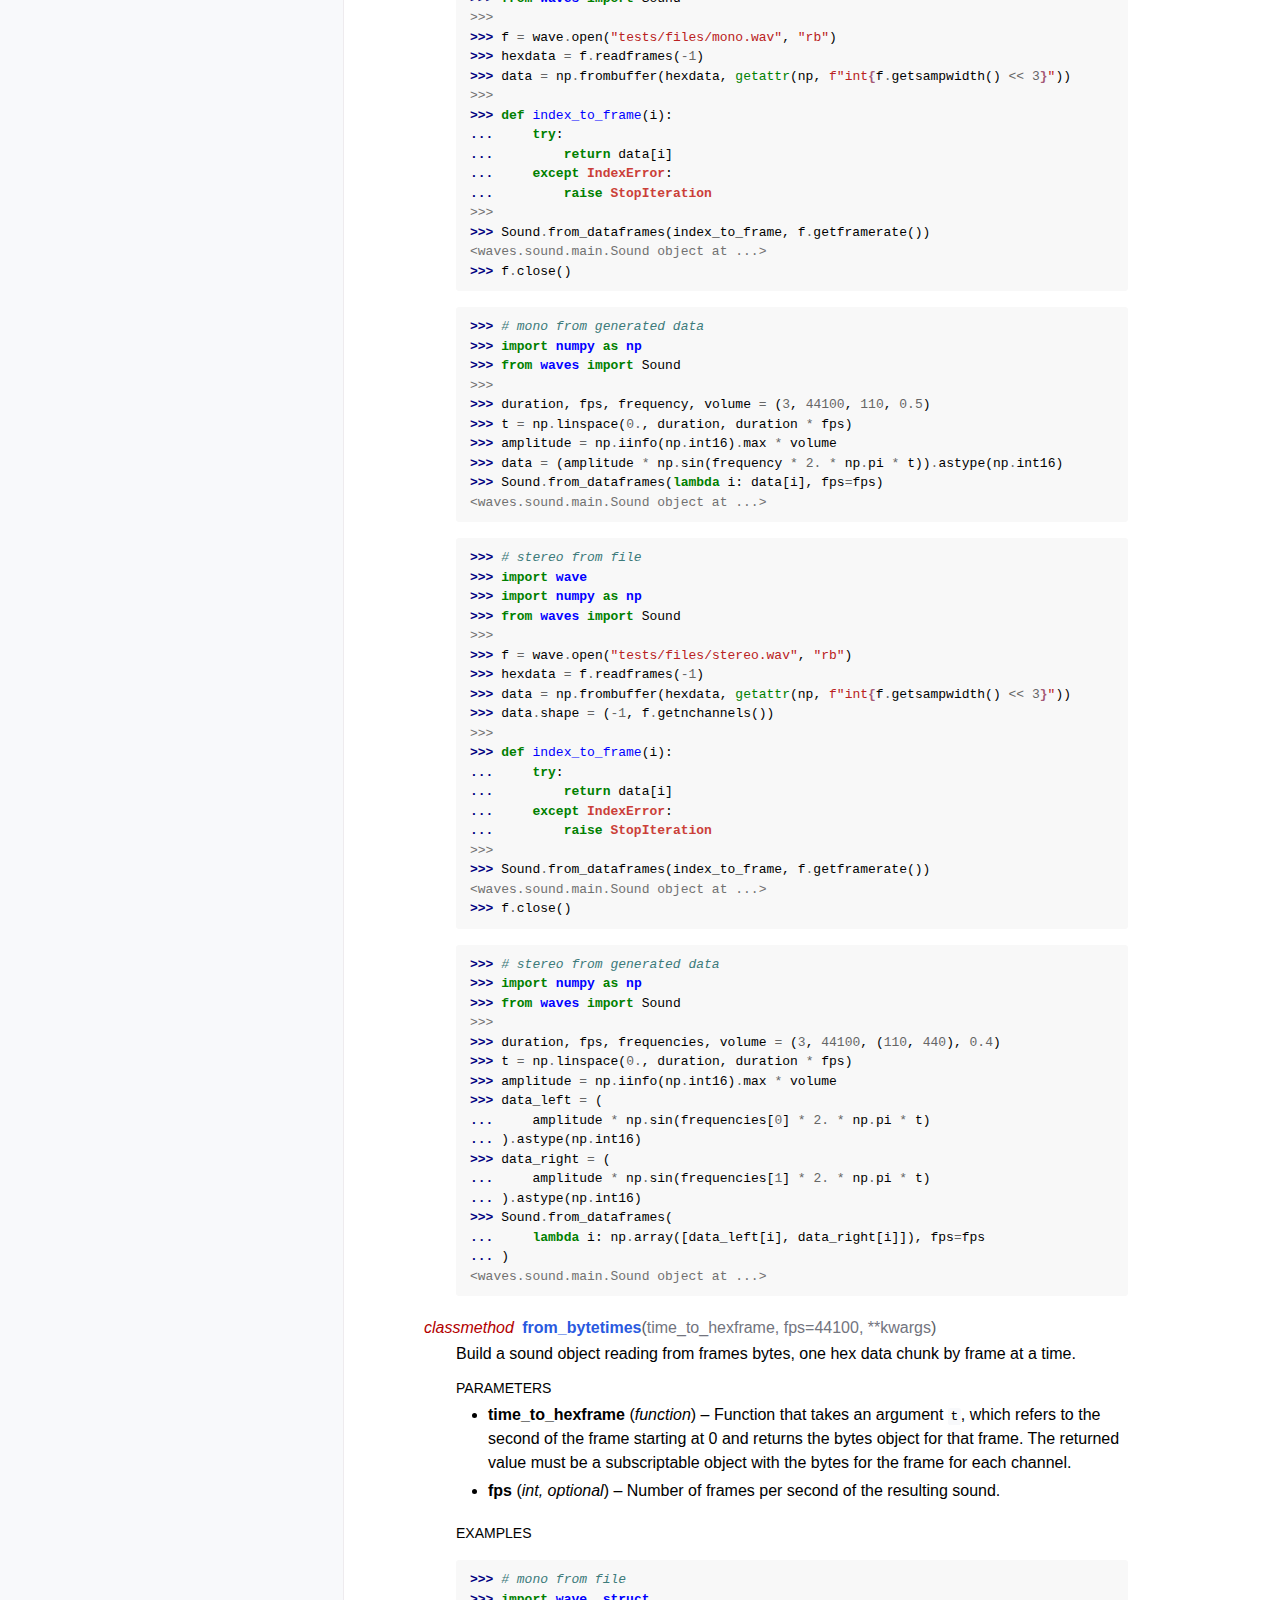
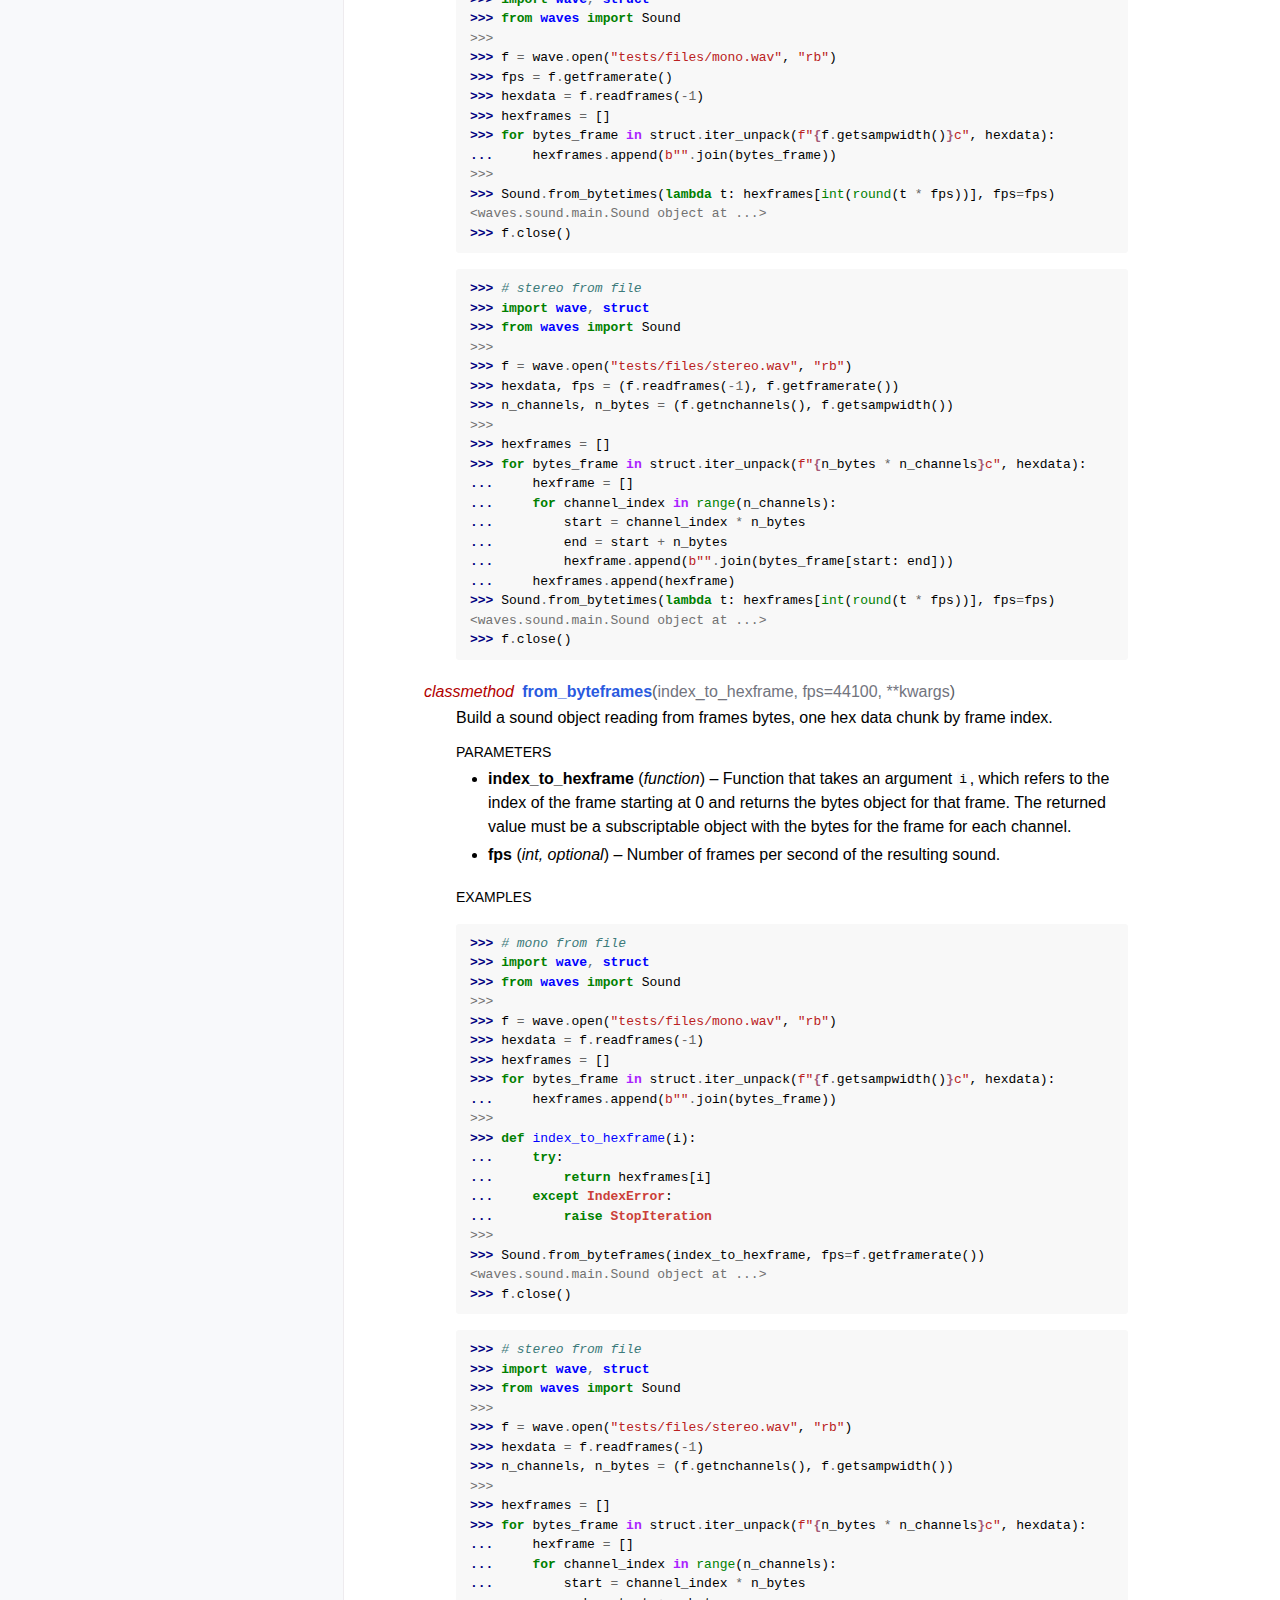
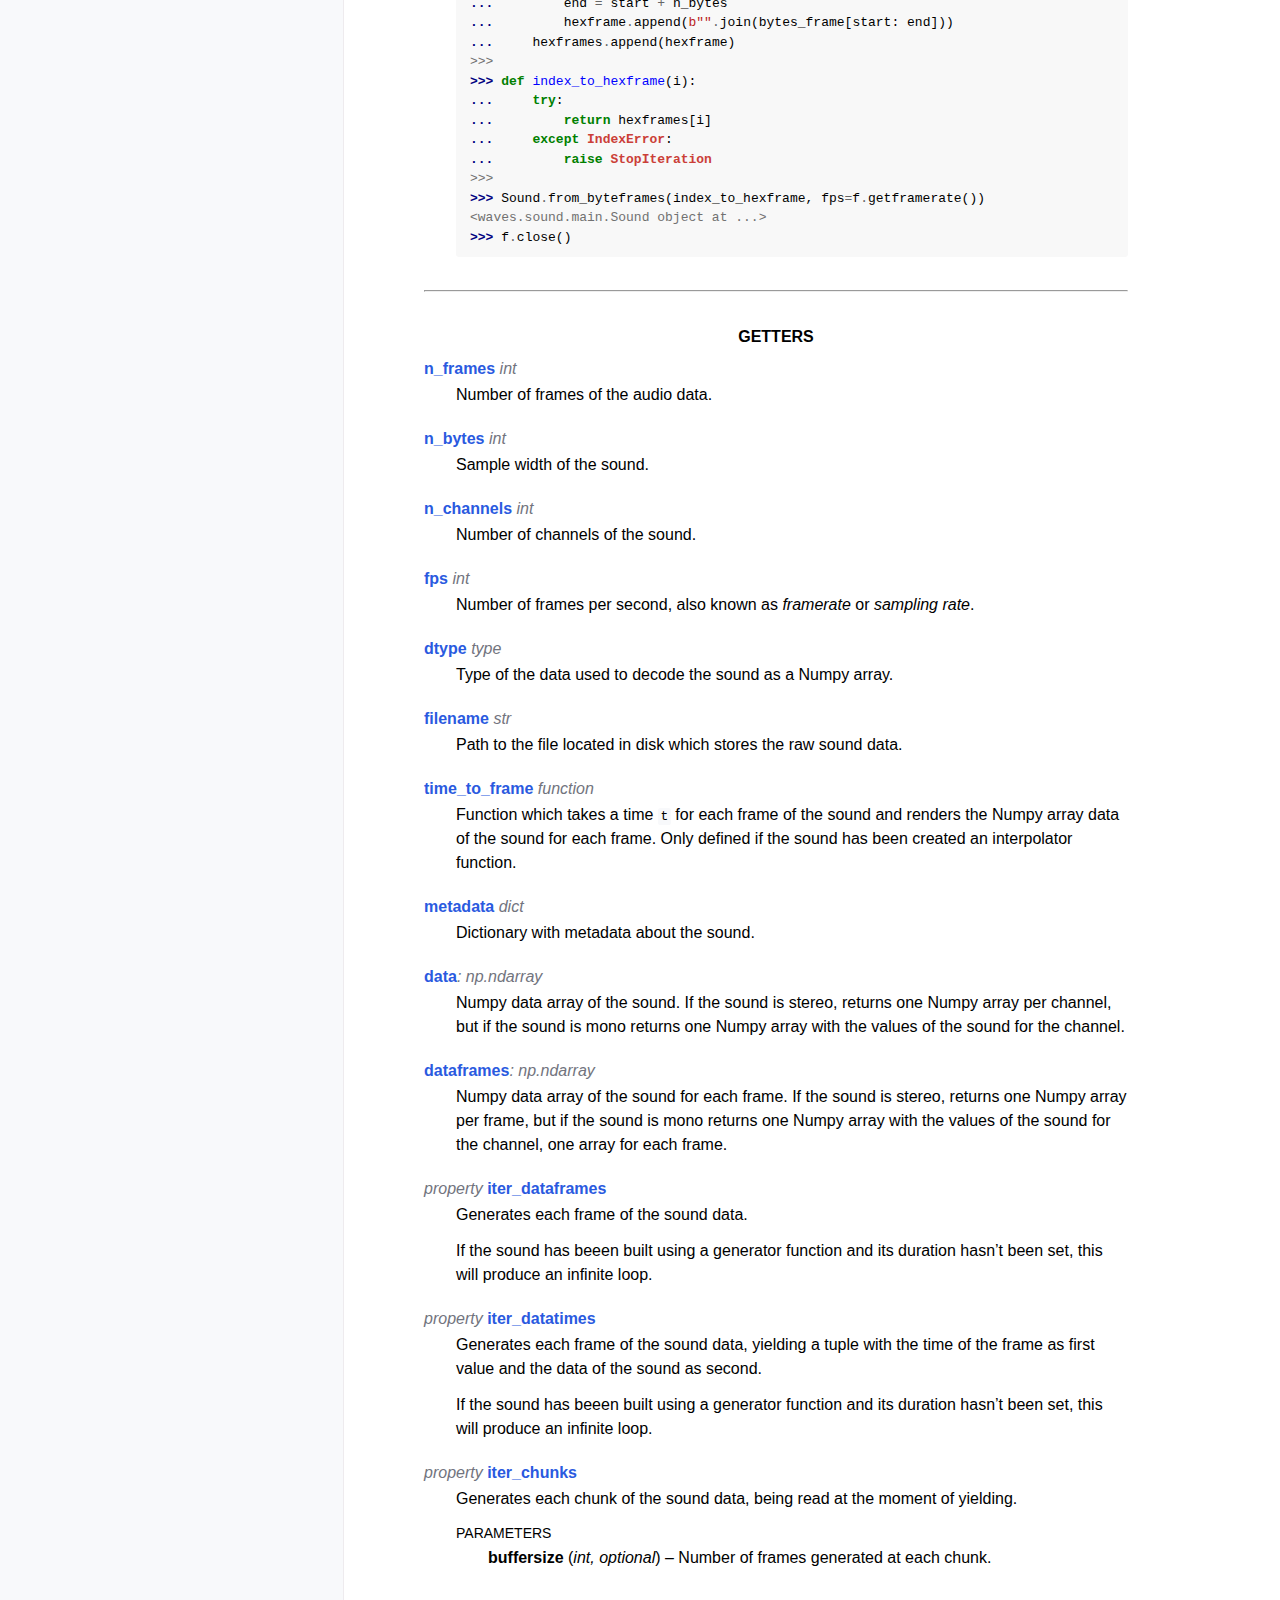
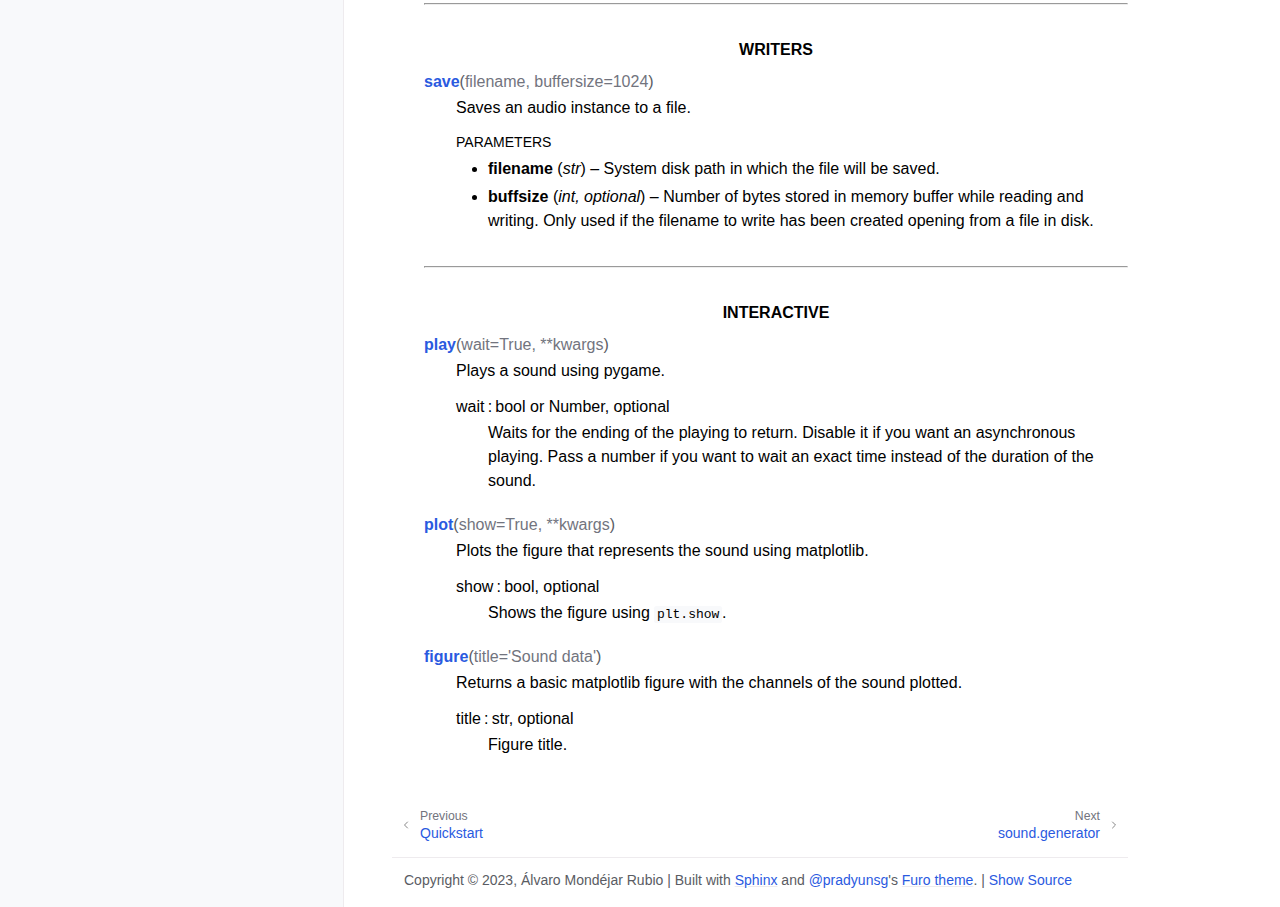
<file: ref/sound.html>
<!doctype html>
<html class="no-js">
  <head><meta charset="utf-8"/>
    <meta name="viewport" content="width=device-width,initial-scale=1"/>
    <meta name="color-scheme" content="light dark"><meta name="generator" content="Docutils 0.17.1: http://docutils.sourceforge.net/" />
<link rel="index" title="Index" href="../genindex.html" /><link rel="search" title="Search" href="../search.html" /><link rel="next" title="sound.generator" href="sound.generator.html" /><link rel="prev" title="Quickstart" href="../quickstart.html" />

    <meta name="generator" content="sphinx-4.0.2, furo 2021.06.24.beta37"/>
        <title>Sound - waves 0.2.6 documentation</title>
      <link rel="stylesheet" type="text/css" href="../_static/pygments.css" />
    <link rel="stylesheet" type="text/css" href="../_static/styles/furo.css" />
    <link rel="stylesheet" type="text/css" href="../_static/styles/furo-extensions.css" />
    <link rel="stylesheet" type="text/css" href="../_static/css/custom.css" />
    


<style>
  :root {
    --color-code-background: #f8f8f8;
  --color-code-foreground: black;
  
  }
  @media (prefers-color-scheme: dark) {
    :root {
      --color-code-background: #202020;
  --color-code-foreground: #d0d0d0;
  
    }
  }

  /* For allowing end-user-specific overrides */
  .override-light {
    --color-code-background: #f8f8f8;
  --color-code-foreground: black;
  
  }
  .override-dark {
    --color-code-background: #202020;
  --color-code-foreground: #d0d0d0;
  
  }
</style><link media="(prefers-color-scheme: dark)" rel="stylesheet" href="../_static/pygments_dark.css"></head>
  <body dir="">
    
<svg xmlns="http://www.w3.org/2000/svg" style="display: none;">
  <symbol id="svg-toc" viewBox="0 0 24 24">
    <title>Contents</title>
    <svg xmlns="http://www.w3.org/2000/svg" width="24" height="24" viewBox="0 0 24 24" fill="none"
      stroke-width="1.5" stroke="currentColor" stroke-linecap="round" stroke-linejoin="round">
      <path stroke="none" d="M0 0h24v24H0z"/>
      <line x1="4" y1="6" x2="20" y2="6" />
      <line x1="10" y1="12" x2="20" y2="12" />
      <line x1="6" y1="18" x2="20" y2="18" />
    </svg>
  </symbol>
  <symbol id="svg-menu" viewBox="0 0 24 24">
    <title>Menu</title>
    <svg xmlns="http://www.w3.org/2000/svg" width="24" height="24" viewBox="0 0 24 24" fill="none"
      stroke="currentColor" stroke-width="2" stroke-linecap="round" stroke-linejoin="round"
      class="feather feather-menu">
      <line x1="3" y1="12" x2="21" y2="12"></line>
      <line x1="3" y1="6" x2="21" y2="6"></line>
      <line x1="3" y1="18" x2="21" y2="18"></line>
    </svg>
  </symbol>
  <symbol id="svg-arrow-right" viewBox="0 0 24 24">
    <title>Expand</title>
    <svg xmlns="http://www.w3.org/2000/svg" width="24" height="24" viewBox="0 0 24 24" fill="none"
      stroke="currentColor" stroke-width="2" stroke-linecap="round" stroke-linejoin="round"
      class="feather feather-chevron-right">
      <polyline points="9 18 15 12 9 6"></polyline>
    </svg>
  </symbol>
</svg>

<input type="checkbox" class="sidebar-toggle" name="__navigation" id="__navigation">
<input type="checkbox" class="sidebar-toggle" name="__toc" id="__toc">
<label class="overlay sidebar-overlay" for="__navigation"></label>
<label class="overlay toc-overlay" for="__toc"></label>



<div class="page">
  <header class="mobile-header">
    <div class="header-left">
      <label class="nav-overlay-icon" for="__navigation">
        <i class="icon"><svg><use href="#svg-menu"></use></svg></i>
      </label>
    </div>
    <div class="header-center">
      <a href="../index.html"><div class="brand">waves 0.2.6 documentation</div></a>
    </div>
    <div class="header-right">
      <label class="toc-overlay-icon toc-header-icon no-toc" for="__toc">
        <i class="icon"><svg><use href="#svg-toc"></use></svg></i>
      </label>
    </div>
  </header>
  <aside class="sidebar-drawer">
    <div class="sidebar-container">
      
      <div class="sidebar-sticky"><a class="sidebar-brand" href="../index.html">
  
  
  <span class="sidebar-brand-text">waves 0.2.6 documentation</span>
  
</a><form class="sidebar-search-container" method="get" action="../search.html">
  <input class="sidebar-search" placeholder=Search name="q">
  <input type="hidden" name="check_keywords" value="yes">
  <input type="hidden" name="area" value="default">
</form><div class="sidebar-scroll"><div class="sidebar-tree">
  <p class="caption"><span class="caption-text">Getting started</span></p>
<ul>
<li class="toctree-l1"><a class="reference internal" href="../install.html">Installation</a></li>
<li class="toctree-l1"><a class="reference internal" href="../quickstart.html">Quickstart</a></li>
</ul>
<p class="caption"><span class="caption-text">Reference</span></p>
<ul class="current">
<li class="toctree-l1 current current-page"><a class="current reference internal" href="#">Sound</a></li>
<li class="toctree-l1"><a class="reference internal" href="sound.generator.html">sound.generator</a></li>
</ul>

</div>
</div>
      </div>
      
    </div>
  </aside>
  <main class="main">
    <div class="content">
      <article role="main">
        <label class="toc-overlay-icon toc-content-icon no-toc" for="__toc">
          <i class="icon"><svg><use href="#svg-toc"></use></svg></i>
        </label>
        <section id="sound">
<h1>Sound<a class="headerlink" href="#sound" title="Permalink to this headline">¶</a></h1>
<dl class="py class">
<dt class="sig sig-object py" id="waves.Sound">
<em class="property"><span class="pre">class</span> </em><span class="sig-prename descclassname"><span class="pre">waves.</span></span><span class="sig-name descname"><span class="pre">Sound</span></span><a class="headerlink" href="#waves.Sound" title="Permalink to this definition">¶</a></dt>
<dd><p>Main class for all sounds.</p>
<p>Its import is very simple:</p>
<div class="doctest highlight-default notranslate"><div class="highlight"><pre><span></span><span class="gp">&gt;&gt;&gt; </span><span class="kn">from</span> <span class="nn">waves</span> <span class="kn">import</span> <span class="n">Sound</span>
</pre></div>
</div>
<div class="doctest highlight-default notranslate"><div class="highlight"><pre><span></span><span class="gp">&gt;&gt;&gt; </span><span class="kn">import</span> <span class="nn">waves</span>
<span class="gp">&gt;&gt;&gt; </span><span class="n">waves</span><span class="o">.</span><span class="n">Sound</span>
<span class="go">&lt;class 'waves.sound.main.Sound'&gt;</span>
</pre></div>
</div>
<p>The class <a class="reference internal" href="#waves.Sound" title="waves.Sound"><code class="xref py py-class docutils literal notranslate"><span class="pre">waves.Sound</span></code></a> is not intended to be built using their
initialization method, instead must be used one of the opener or generators
class methods.</p>
<hr/>
<h4 class="centered">OPENERS</h4><p>Openers class methods creates a <a class="reference internal" href="#waves.Sound" title="waves.Sound"><code class="xref py py-class docutils literal notranslate"><span class="pre">waves.Sound</span></code></a> instance from a file
in the disk or a buffer in memory:</p>
<dl class="py method">
<dt class="sig sig-object py" id="waves.Sound.from_file">
<em class="property"><span class="pre">classmethod</span> </em><span class="sig-name descname"><span class="pre">from_file</span></span><span class="sig-paren">(</span><em class="sig-param"><span class="n"><span class="pre">filename</span></span></em><span class="sig-paren">)</span><a class="headerlink" href="#waves.Sound.from_file" title="Permalink to this definition">¶</a></dt>
<dd><p>Open a sound from a file.</p>
<dl class="field-list simple">
<dt class="field-odd">Parameters</dt>
<dd class="field-odd"><p><strong>filename</strong> (<em>str</em>) – File path in the disk to open.</p>
</dd>
<dt class="field-even">Returns</dt>
<dd class="field-even"><p><a class="reference internal" href="#waves.Sound" title="waves.Sound"><code class="xref py py-class docutils literal notranslate"><span class="pre">waves.Sound</span></code></a> instance.</p>
</dd>
<dt class="field-odd">Return type</dt>
<dd class="field-odd"><p><a class="reference internal" href="#waves.Sound" title="waves.Sound"><code class="xref py py-class docutils literal notranslate"><span class="pre">waves.Sound</span></code></a></p>
</dd>
<dt class="field-even">Raises</dt>
<dd class="field-even"><ul class="simple">
<li><p><strong>FileNotFoundError</strong> – If the file does not exists in the provided path.</p></li>
<li><p><strong>IsADirectoryError</strong> – If the provided path points to a directory.</p></li>
</ul>
</dd>
</dl>
<p class="rubric">Examples</p>
<div class="doctest highlight-default notranslate"><div class="highlight"><pre><span></span><span class="gp">&gt;&gt;&gt; </span><span class="kn">from</span> <span class="nn">waves</span> <span class="kn">import</span> <span class="n">Sound</span>
<span class="go">&gt;&gt;&gt;</span>
<span class="gp">&gt;&gt;&gt; </span><span class="n">Sound</span><span class="o">.</span><span class="n">from_file</span><span class="p">(</span><span class="s2">"tests/files/stereo.wav"</span><span class="p">)</span>
<span class="go">&lt;waves.sound.main.Sound object at ...&gt;</span>
<span class="go">&gt;&gt;&gt;</span>
<span class="gp">&gt;&gt;&gt; </span><span class="n">Sound</span><span class="o">.</span><span class="n">from_file</span><span class="p">(</span><span class="s2">"tests/files/mono.wav"</span><span class="p">)</span>
<span class="go">&lt;waves.sound.main.Sound object at ...&gt;</span>
</pre></div>
</div>
</dd></dl>
<dl class="py method">
<dt class="sig sig-object py" id="waves.Sound.from_sndbuffer">
<em class="property"><span class="pre">classmethod</span> </em><span class="sig-name descname"><span class="pre">from_sndbuffer</span></span><span class="sig-paren">(</span><em class="sig-param"><span class="n"><span class="pre">f</span></span></em><span class="sig-paren">)</span><a class="headerlink" href="#waves.Sound.from_sndbuffer" title="Permalink to this definition">¶</a></dt>
<dd><p>Open a sound file from a <code class="xref py py-class docutils literal notranslate"><span class="pre">pysndfile.PySndfile</span></code> instance.</p>
<dl class="field-list simple">
<dt class="field-odd">Parameters</dt>
<dd class="field-odd"><p><strong>f</strong> (<code class="xref py py-class docutils literal notranslate"><span class="pre">pysndfile.PySndfile</span></code>) – Opened instance of wrapper reading and writing class of pysndfile.</p>
</dd>
<dt class="field-even">Returns</dt>
<dd class="field-even"><p><a class="reference internal" href="#waves.Sound" title="waves.Sound"><code class="xref py py-class docutils literal notranslate"><span class="pre">waves.Sound</span></code></a> instance.</p>
</dd>
<dt class="field-odd">Return type</dt>
<dd class="field-odd"><p><a class="reference internal" href="#waves.Sound" title="waves.Sound"><code class="xref py py-class docutils literal notranslate"><span class="pre">waves.Sound</span></code></a></p>
</dd>
</dl>
<p class="rubric">Examples</p>
<div class="doctest highlight-default notranslate"><div class="highlight"><pre><span></span><span class="gp">&gt;&gt;&gt; </span><span class="kn">import</span> <span class="nn">pysndfile</span> <span class="k">as</span> <span class="nn">snd</span>
<span class="gp">&gt;&gt;&gt; </span><span class="kn">from</span> <span class="nn">waves</span> <span class="kn">import</span> <span class="n">Sound</span>
<span class="go">&gt;&gt;&gt;</span>
<span class="gp">&gt;&gt;&gt; </span><span class="n">Sound</span><span class="o">.</span><span class="n">from_sndbuffer</span><span class="p">(</span><span class="n">snd</span><span class="o">.</span><span class="n">PySndfile</span><span class="p">(</span><span class="s2">"tests/files/stereo.wav"</span><span class="p">,</span> <span class="s2">"r"</span><span class="p">))</span>
<span class="go">&lt;waves.sound.main.Sound object at ...&gt;</span>
<span class="go">&gt;&gt;&gt;</span>
<span class="gp">&gt;&gt;&gt; </span><span class="n">Sound</span><span class="o">.</span><span class="n">from_sndbuffer</span><span class="p">(</span><span class="n">snd</span><span class="o">.</span><span class="n">PySndfile</span><span class="p">(</span><span class="s2">"tests/files/mono.wav"</span><span class="p">,</span> <span class="s2">"r"</span><span class="p">))</span>
<span class="go">&lt;waves.sound.main.Sound object at ...&gt;</span>
</pre></div>
</div>
</dd></dl>
<h4 class="centered" style="padding-top: 33px;">SOUND GENERATORS</h4><p>Generator class methods creates a <a class="reference internal" href="#waves.Sound" title="waves.Sound"><code class="xref py py-class docutils literal notranslate"><span class="pre">waves.Sound</span></code></a> instance using an
interpolator function which build the array of values for the sound for each
frame.</p>
<p>By convenience, the next rule is follow:</p>
<ul class="simple">
<li><p>If the sound is mono, the generator function must return one value at a
time or frame.</p></li>
<li><p>If the sound is stereo, the generator function must return one array for
each time or frame whose length will determine the number of channels.</p></li>
</ul>
<dl class="py method">
<dt class="sig sig-object py" id="waves.Sound.from_datatimes">
<em class="property"><span class="pre">classmethod</span> </em><span class="sig-name descname"><span class="pre">from_datatimes</span></span><span class="sig-paren">(</span><em class="sig-param"><span class="n"><span class="pre">time_to_frame</span></span></em>, <em class="sig-param"><span class="n"><span class="pre">fps</span></span><span class="o"><span class="pre">=</span></span><span class="default_value"><span class="pre">44100</span></span></em>, <em class="sig-param"><span class="o"><span class="pre">**</span></span><span class="n"><span class="pre">kwargs</span></span></em><span class="sig-paren">)</span><a class="headerlink" href="#waves.Sound.from_datatimes" title="Permalink to this definition">¶</a></dt>
<dd><p>Build a sound object reading from frames arrays data, one array data by
frame given a time.</p>
<dl class="field-list simple">
<dt class="field-odd">Parameters</dt>
<dd class="field-odd"><ul class="simple">
<li><p><strong>time_to_frame</strong> (<em>function</em>) – Function that takes an argument <code class="docutils literal notranslate"><span class="pre">t</span></code> which refers to the second of the
frame and returns the numerical data for that frame. The returned value
must be a subscriptable object with the data for the frame at given time
for each channel.</p></li>
<li><p><strong>fps</strong> (<em>int</em><em>, </em><em>optional</em>) – Number of frames per second of the resulting sound.</p></li>
</ul>
</dd>
</dl>
<p class="rubric">Examples</p>
<div class="doctest highlight-default notranslate"><div class="highlight"><pre><span></span><span class="gp">&gt;&gt;&gt; </span><span class="c1"># mono generating sine wave</span>
<span class="gp">&gt;&gt;&gt; </span><span class="kn">import</span> <span class="nn">numpy</span> <span class="k">as</span> <span class="nn">np</span>
<span class="gp">&gt;&gt;&gt; </span><span class="kn">from</span> <span class="nn">waves</span> <span class="kn">import</span> <span class="n">Sound</span>
<span class="go">&gt;&gt;&gt;</span>
<span class="gp">&gt;&gt;&gt; </span><span class="n">duration</span><span class="p">,</span> <span class="n">fps</span><span class="p">,</span> <span class="n">frequency</span><span class="p">,</span> <span class="n">volume</span> <span class="o">=</span> <span class="p">(</span><span class="mi">3</span><span class="p">,</span> <span class="mi">44100</span><span class="p">,</span> <span class="mi">110</span><span class="p">,</span> <span class="mf">0.5</span><span class="p">)</span>
<span class="gp">&gt;&gt;&gt; </span><span class="n">amplitude</span> <span class="o">=</span> <span class="n">np</span><span class="o">.</span><span class="n">iinfo</span><span class="p">(</span><span class="n">np</span><span class="o">.</span><span class="n">int16</span><span class="p">)</span><span class="o">.</span><span class="n">max</span> <span class="o">*</span> <span class="n">volume</span>
<span class="go">&gt;&gt;&gt;</span>
<span class="gp">&gt;&gt;&gt; </span><span class="k">def</span> <span class="nf">time_to_frame</span><span class="p">(</span><span class="n">t</span><span class="p">):</span>
<span class="gp">... </span>    <span class="k">return</span> <span class="p">(</span><span class="n">np</span><span class="o">.</span><span class="n">sin</span><span class="p">(</span><span class="n">frequency</span> <span class="o">*</span> <span class="mi">2</span> <span class="o">*</span> <span class="n">np</span><span class="o">.</span><span class="n">pi</span> <span class="o">*</span> <span class="n">t</span><span class="p">)</span> <span class="o">*</span> <span class="n">amplitude</span><span class="p">)</span><span class="o">.</span><span class="n">astype</span><span class="p">(</span>
<span class="gp">... </span>        <span class="n">np</span><span class="o">.</span><span class="n">int16</span>
<span class="gp">... </span>    <span class="p">)</span>
<span class="go">&gt;&gt;&gt;</span>
<span class="gp">&gt;&gt;&gt; </span><span class="n">Sound</span><span class="o">.</span><span class="n">from_datatimes</span><span class="p">(</span><span class="n">time_to_frame</span><span class="p">,</span> <span class="n">fps</span><span class="o">=</span><span class="n">fps</span><span class="p">)</span><span class="o">.</span><span class="n">with_duration</span><span class="p">(</span><span class="n">duration</span><span class="p">)</span>
<span class="go">&lt;waves.sound.main.Sound object at ...&gt;</span>
</pre></div>
</div>
<div class="doctest highlight-default notranslate"><div class="highlight"><pre><span></span><span class="gp">&gt;&gt;&gt; </span><span class="c1"># stereo generating sine waves</span>
<span class="gp">&gt;&gt;&gt; </span><span class="kn">import</span> <span class="nn">numpy</span> <span class="k">as</span> <span class="nn">np</span>
<span class="gp">&gt;&gt;&gt; </span><span class="kn">from</span> <span class="nn">waves</span> <span class="kn">import</span> <span class="n">Sound</span>
<span class="go">&gt;&gt;&gt;</span>
<span class="gp">&gt;&gt;&gt; </span><span class="n">duration</span><span class="p">,</span> <span class="n">fps</span><span class="p">,</span> <span class="n">frequencies</span><span class="p">,</span> <span class="n">volume</span> <span class="o">=</span> <span class="p">(</span><span class="mi">3</span><span class="p">,</span> <span class="mi">44100</span><span class="p">,</span> <span class="p">(</span><span class="mi">110</span><span class="p">,</span> <span class="mi">440</span><span class="p">),</span> <span class="mf">0.5</span><span class="p">)</span>
<span class="gp">&gt;&gt;&gt; </span><span class="n">amplitude</span> <span class="o">=</span> <span class="n">np</span><span class="o">.</span><span class="n">iinfo</span><span class="p">(</span><span class="n">np</span><span class="o">.</span><span class="n">int16</span><span class="p">)</span><span class="o">.</span><span class="n">max</span> <span class="o">*</span> <span class="n">volume</span>
<span class="go">&gt;&gt;&gt;</span>
<span class="gp">&gt;&gt;&gt; </span><span class="k">def</span> <span class="nf">time_to_frame</span><span class="p">(</span><span class="n">t</span><span class="p">):</span>
<span class="gp">... </span>    <span class="k">return</span> <span class="p">[</span>
<span class="gp">... </span>        <span class="p">(</span><span class="n">np</span><span class="o">.</span><span class="n">sin</span><span class="p">(</span><span class="n">frequencies</span><span class="p">[</span><span class="mi">0</span><span class="p">]</span> <span class="o">*</span> <span class="mi">2</span> <span class="o">*</span> <span class="n">np</span><span class="o">.</span><span class="n">pi</span> <span class="o">*</span> <span class="n">t</span><span class="p">)</span> <span class="o">*</span> <span class="n">amplitude</span><span class="p">)</span><span class="o">.</span><span class="n">astype</span><span class="p">(</span>
<span class="gp">... </span>            <span class="n">np</span><span class="o">.</span><span class="n">int16</span>
<span class="gp">... </span>        <span class="p">),</span>
<span class="gp">... </span>        <span class="p">(</span><span class="n">np</span><span class="o">.</span><span class="n">sin</span><span class="p">(</span><span class="n">frequencies</span><span class="p">[</span><span class="mi">1</span><span class="p">]</span> <span class="o">*</span> <span class="mi">2</span> <span class="o">*</span> <span class="n">np</span><span class="o">.</span><span class="n">pi</span> <span class="o">*</span> <span class="n">t</span><span class="p">)</span> <span class="o">*</span> <span class="n">amplitude</span><span class="p">)</span><span class="o">.</span><span class="n">astype</span><span class="p">(</span>
<span class="gp">... </span>            <span class="n">np</span><span class="o">.</span><span class="n">int16</span>
<span class="gp">... </span>        <span class="p">),</span>
<span class="gp">... </span>    <span class="p">]</span>
<span class="go">&gt;&gt;&gt;</span>
<span class="gp">&gt;&gt;&gt; </span><span class="n">Sound</span><span class="o">.</span><span class="n">from_datatimes</span><span class="p">(</span><span class="n">time_to_frame</span><span class="p">,</span> <span class="n">fps</span><span class="o">=</span><span class="n">fps</span><span class="p">)</span><span class="o">.</span><span class="n">with_duration</span><span class="p">(</span><span class="n">duration</span><span class="p">)</span>
<span class="go">&lt;waves.sound.main.Sound object at ...&gt;</span>
</pre></div>
</div>
</dd></dl>
<dl class="py method">
<dt class="sig sig-object py" id="waves.Sound.from_dataframes">
<em class="property"><span class="pre">classmethod</span> </em><span class="sig-name descname"><span class="pre">from_dataframes</span></span><span class="sig-paren">(</span><em class="sig-param"><span class="n"><span class="pre">index_to_frame</span></span></em>, <em class="sig-param"><span class="n"><span class="pre">fps</span></span><span class="o"><span class="pre">=</span></span><span class="default_value"><span class="pre">44100</span></span></em>, <em class="sig-param"><span class="o"><span class="pre">**</span></span><span class="n"><span class="pre">kwargs</span></span></em><span class="sig-paren">)</span><a class="headerlink" href="#waves.Sound.from_dataframes" title="Permalink to this definition">¶</a></dt>
<dd><p>Build a sound object reading from frames arrays data, one array of data
by frame index.</p>
<dl class="field-list simple">
<dt class="field-odd">Parameters</dt>
<dd class="field-odd"><ul class="simple">
<li><p><strong>index_to_frame</strong> (<em>function</em>) – Function that takes an argument <code class="docutils literal notranslate"><span class="pre">i</span></code>, which refers to the index of the
frame starting at 0 and returns the numerical data for that frame. The
returned value must be a subscriptable object with the data for the frame
for each channel.</p></li>
<li><p><strong>fps</strong> (<em>int</em><em>, </em><em>optional</em>) – Number of frames per second of the resulting sound.</p></li>
</ul>
</dd>
</dl>
<p class="rubric">Examples</p>
<div class="doctest highlight-default notranslate"><div class="highlight"><pre><span></span><span class="gp">&gt;&gt;&gt; </span><span class="c1"># mono from file</span>
<span class="gp">&gt;&gt;&gt; </span><span class="kn">import</span> <span class="nn">wave</span>
<span class="gp">&gt;&gt;&gt; </span><span class="kn">import</span> <span class="nn">numpy</span> <span class="k">as</span> <span class="nn">np</span>
<span class="gp">&gt;&gt;&gt; </span><span class="kn">from</span> <span class="nn">waves</span> <span class="kn">import</span> <span class="n">Sound</span>
<span class="go">&gt;&gt;&gt;</span>
<span class="gp">&gt;&gt;&gt; </span><span class="n">f</span> <span class="o">=</span> <span class="n">wave</span><span class="o">.</span><span class="n">open</span><span class="p">(</span><span class="s2">"tests/files/mono.wav"</span><span class="p">,</span> <span class="s2">"rb"</span><span class="p">)</span>
<span class="gp">&gt;&gt;&gt; </span><span class="n">hexdata</span> <span class="o">=</span> <span class="n">f</span><span class="o">.</span><span class="n">readframes</span><span class="p">(</span><span class="o">-</span><span class="mi">1</span><span class="p">)</span>
<span class="gp">&gt;&gt;&gt; </span><span class="n">data</span> <span class="o">=</span> <span class="n">np</span><span class="o">.</span><span class="n">frombuffer</span><span class="p">(</span><span class="n">hexdata</span><span class="p">,</span> <span class="nb">getattr</span><span class="p">(</span><span class="n">np</span><span class="p">,</span> <span class="sa">f</span><span class="s2">"int</span><span class="si">{</span><span class="n">f</span><span class="o">.</span><span class="n">getsampwidth</span><span class="p">()</span><span class="w"> </span><span class="o">&lt;&lt;</span><span class="w"> </span><span class="mi">3</span><span class="si">}</span><span class="s2">"</span><span class="p">))</span>
<span class="go">&gt;&gt;&gt;</span>
<span class="gp">&gt;&gt;&gt; </span><span class="k">def</span> <span class="nf">index_to_frame</span><span class="p">(</span><span class="n">i</span><span class="p">):</span>
<span class="gp">... </span>    <span class="k">try</span><span class="p">:</span>
<span class="gp">... </span>        <span class="k">return</span> <span class="n">data</span><span class="p">[</span><span class="n">i</span><span class="p">]</span>
<span class="gp">... </span>    <span class="k">except</span> <span class="ne">IndexError</span><span class="p">:</span>
<span class="gp">... </span>        <span class="k">raise</span> <span class="ne">StopIteration</span>
<span class="go">&gt;&gt;&gt;</span>
<span class="gp">&gt;&gt;&gt; </span><span class="n">Sound</span><span class="o">.</span><span class="n">from_dataframes</span><span class="p">(</span><span class="n">index_to_frame</span><span class="p">,</span> <span class="n">f</span><span class="o">.</span><span class="n">getframerate</span><span class="p">())</span>
<span class="go">&lt;waves.sound.main.Sound object at ...&gt;</span>
<span class="gp">&gt;&gt;&gt; </span><span class="n">f</span><span class="o">.</span><span class="n">close</span><span class="p">()</span>
</pre></div>
</div>
<div class="doctest highlight-default notranslate"><div class="highlight"><pre><span></span><span class="gp">&gt;&gt;&gt; </span><span class="c1"># mono from generated data</span>
<span class="gp">&gt;&gt;&gt; </span><span class="kn">import</span> <span class="nn">numpy</span> <span class="k">as</span> <span class="nn">np</span>
<span class="gp">&gt;&gt;&gt; </span><span class="kn">from</span> <span class="nn">waves</span> <span class="kn">import</span> <span class="n">Sound</span>
<span class="go">&gt;&gt;&gt;</span>
<span class="gp">&gt;&gt;&gt; </span><span class="n">duration</span><span class="p">,</span> <span class="n">fps</span><span class="p">,</span> <span class="n">frequency</span><span class="p">,</span> <span class="n">volume</span> <span class="o">=</span> <span class="p">(</span><span class="mi">3</span><span class="p">,</span> <span class="mi">44100</span><span class="p">,</span> <span class="mi">110</span><span class="p">,</span> <span class="mf">0.5</span><span class="p">)</span>
<span class="gp">&gt;&gt;&gt; </span><span class="n">t</span> <span class="o">=</span> <span class="n">np</span><span class="o">.</span><span class="n">linspace</span><span class="p">(</span><span class="mf">0.</span><span class="p">,</span> <span class="n">duration</span><span class="p">,</span> <span class="n">duration</span> <span class="o">*</span> <span class="n">fps</span><span class="p">)</span>
<span class="gp">&gt;&gt;&gt; </span><span class="n">amplitude</span> <span class="o">=</span> <span class="n">np</span><span class="o">.</span><span class="n">iinfo</span><span class="p">(</span><span class="n">np</span><span class="o">.</span><span class="n">int16</span><span class="p">)</span><span class="o">.</span><span class="n">max</span> <span class="o">*</span> <span class="n">volume</span>
<span class="gp">&gt;&gt;&gt; </span><span class="n">data</span> <span class="o">=</span> <span class="p">(</span><span class="n">amplitude</span> <span class="o">*</span> <span class="n">np</span><span class="o">.</span><span class="n">sin</span><span class="p">(</span><span class="n">frequency</span> <span class="o">*</span> <span class="mf">2.</span> <span class="o">*</span> <span class="n">np</span><span class="o">.</span><span class="n">pi</span> <span class="o">*</span> <span class="n">t</span><span class="p">))</span><span class="o">.</span><span class="n">astype</span><span class="p">(</span><span class="n">np</span><span class="o">.</span><span class="n">int16</span><span class="p">)</span>
<span class="gp">&gt;&gt;&gt; </span><span class="n">Sound</span><span class="o">.</span><span class="n">from_dataframes</span><span class="p">(</span><span class="k">lambda</span> <span class="n">i</span><span class="p">:</span> <span class="n">data</span><span class="p">[</span><span class="n">i</span><span class="p">],</span> <span class="n">fps</span><span class="o">=</span><span class="n">fps</span><span class="p">)</span>
<span class="go">&lt;waves.sound.main.Sound object at ...&gt;</span>
</pre></div>
</div>
<div class="doctest highlight-default notranslate"><div class="highlight"><pre><span></span><span class="gp">&gt;&gt;&gt; </span><span class="c1"># stereo from file</span>
<span class="gp">&gt;&gt;&gt; </span><span class="kn">import</span> <span class="nn">wave</span>
<span class="gp">&gt;&gt;&gt; </span><span class="kn">import</span> <span class="nn">numpy</span> <span class="k">as</span> <span class="nn">np</span>
<span class="gp">&gt;&gt;&gt; </span><span class="kn">from</span> <span class="nn">waves</span> <span class="kn">import</span> <span class="n">Sound</span>
<span class="go">&gt;&gt;&gt;</span>
<span class="gp">&gt;&gt;&gt; </span><span class="n">f</span> <span class="o">=</span> <span class="n">wave</span><span class="o">.</span><span class="n">open</span><span class="p">(</span><span class="s2">"tests/files/stereo.wav"</span><span class="p">,</span> <span class="s2">"rb"</span><span class="p">)</span>
<span class="gp">&gt;&gt;&gt; </span><span class="n">hexdata</span> <span class="o">=</span> <span class="n">f</span><span class="o">.</span><span class="n">readframes</span><span class="p">(</span><span class="o">-</span><span class="mi">1</span><span class="p">)</span>
<span class="gp">&gt;&gt;&gt; </span><span class="n">data</span> <span class="o">=</span> <span class="n">np</span><span class="o">.</span><span class="n">frombuffer</span><span class="p">(</span><span class="n">hexdata</span><span class="p">,</span> <span class="nb">getattr</span><span class="p">(</span><span class="n">np</span><span class="p">,</span> <span class="sa">f</span><span class="s2">"int</span><span class="si">{</span><span class="n">f</span><span class="o">.</span><span class="n">getsampwidth</span><span class="p">()</span><span class="w"> </span><span class="o">&lt;&lt;</span><span class="w"> </span><span class="mi">3</span><span class="si">}</span><span class="s2">"</span><span class="p">))</span>
<span class="gp">&gt;&gt;&gt; </span><span class="n">data</span><span class="o">.</span><span class="n">shape</span> <span class="o">=</span> <span class="p">(</span><span class="o">-</span><span class="mi">1</span><span class="p">,</span> <span class="n">f</span><span class="o">.</span><span class="n">getnchannels</span><span class="p">())</span>
<span class="go">&gt;&gt;&gt;</span>
<span class="gp">&gt;&gt;&gt; </span><span class="k">def</span> <span class="nf">index_to_frame</span><span class="p">(</span><span class="n">i</span><span class="p">):</span>
<span class="gp">... </span>    <span class="k">try</span><span class="p">:</span>
<span class="gp">... </span>        <span class="k">return</span> <span class="n">data</span><span class="p">[</span><span class="n">i</span><span class="p">]</span>
<span class="gp">... </span>    <span class="k">except</span> <span class="ne">IndexError</span><span class="p">:</span>
<span class="gp">... </span>        <span class="k">raise</span> <span class="ne">StopIteration</span>
<span class="go">&gt;&gt;&gt;</span>
<span class="gp">&gt;&gt;&gt; </span><span class="n">Sound</span><span class="o">.</span><span class="n">from_dataframes</span><span class="p">(</span><span class="n">index_to_frame</span><span class="p">,</span> <span class="n">f</span><span class="o">.</span><span class="n">getframerate</span><span class="p">())</span>
<span class="go">&lt;waves.sound.main.Sound object at ...&gt;</span>
<span class="gp">&gt;&gt;&gt; </span><span class="n">f</span><span class="o">.</span><span class="n">close</span><span class="p">()</span>
</pre></div>
</div>
<div class="doctest highlight-default notranslate"><div class="highlight"><pre><span></span><span class="gp">&gt;&gt;&gt; </span><span class="c1"># stereo from generated data</span>
<span class="gp">&gt;&gt;&gt; </span><span class="kn">import</span> <span class="nn">numpy</span> <span class="k">as</span> <span class="nn">np</span>
<span class="gp">&gt;&gt;&gt; </span><span class="kn">from</span> <span class="nn">waves</span> <span class="kn">import</span> <span class="n">Sound</span>
<span class="go">&gt;&gt;&gt;</span>
<span class="gp">&gt;&gt;&gt; </span><span class="n">duration</span><span class="p">,</span> <span class="n">fps</span><span class="p">,</span> <span class="n">frequencies</span><span class="p">,</span> <span class="n">volume</span> <span class="o">=</span> <span class="p">(</span><span class="mi">3</span><span class="p">,</span> <span class="mi">44100</span><span class="p">,</span> <span class="p">(</span><span class="mi">110</span><span class="p">,</span> <span class="mi">440</span><span class="p">),</span> <span class="mf">0.4</span><span class="p">)</span>
<span class="gp">&gt;&gt;&gt; </span><span class="n">t</span> <span class="o">=</span> <span class="n">np</span><span class="o">.</span><span class="n">linspace</span><span class="p">(</span><span class="mf">0.</span><span class="p">,</span> <span class="n">duration</span><span class="p">,</span> <span class="n">duration</span> <span class="o">*</span> <span class="n">fps</span><span class="p">)</span>
<span class="gp">&gt;&gt;&gt; </span><span class="n">amplitude</span> <span class="o">=</span> <span class="n">np</span><span class="o">.</span><span class="n">iinfo</span><span class="p">(</span><span class="n">np</span><span class="o">.</span><span class="n">int16</span><span class="p">)</span><span class="o">.</span><span class="n">max</span> <span class="o">*</span> <span class="n">volume</span>
<span class="gp">&gt;&gt;&gt; </span><span class="n">data_left</span> <span class="o">=</span> <span class="p">(</span>
<span class="gp">... </span>    <span class="n">amplitude</span> <span class="o">*</span> <span class="n">np</span><span class="o">.</span><span class="n">sin</span><span class="p">(</span><span class="n">frequencies</span><span class="p">[</span><span class="mi">0</span><span class="p">]</span> <span class="o">*</span> <span class="mf">2.</span> <span class="o">*</span> <span class="n">np</span><span class="o">.</span><span class="n">pi</span> <span class="o">*</span> <span class="n">t</span><span class="p">)</span>
<span class="gp">... </span><span class="p">)</span><span class="o">.</span><span class="n">astype</span><span class="p">(</span><span class="n">np</span><span class="o">.</span><span class="n">int16</span><span class="p">)</span>
<span class="gp">&gt;&gt;&gt; </span><span class="n">data_right</span> <span class="o">=</span> <span class="p">(</span>
<span class="gp">... </span>    <span class="n">amplitude</span> <span class="o">*</span> <span class="n">np</span><span class="o">.</span><span class="n">sin</span><span class="p">(</span><span class="n">frequencies</span><span class="p">[</span><span class="mi">1</span><span class="p">]</span> <span class="o">*</span> <span class="mf">2.</span> <span class="o">*</span> <span class="n">np</span><span class="o">.</span><span class="n">pi</span> <span class="o">*</span> <span class="n">t</span><span class="p">)</span>
<span class="gp">... </span><span class="p">)</span><span class="o">.</span><span class="n">astype</span><span class="p">(</span><span class="n">np</span><span class="o">.</span><span class="n">int16</span><span class="p">)</span>
<span class="gp">&gt;&gt;&gt; </span><span class="n">Sound</span><span class="o">.</span><span class="n">from_dataframes</span><span class="p">(</span>
<span class="gp">... </span>    <span class="k">lambda</span> <span class="n">i</span><span class="p">:</span> <span class="n">np</span><span class="o">.</span><span class="n">array</span><span class="p">([</span><span class="n">data_left</span><span class="p">[</span><span class="n">i</span><span class="p">],</span> <span class="n">data_right</span><span class="p">[</span><span class="n">i</span><span class="p">]]),</span> <span class="n">fps</span><span class="o">=</span><span class="n">fps</span>
<span class="gp">... </span><span class="p">)</span>
<span class="go">&lt;waves.sound.main.Sound object at ...&gt;</span>
</pre></div>
</div>
</dd></dl>
<dl class="py method">
<dt class="sig sig-object py" id="waves.Sound.from_bytetimes">
<em class="property"><span class="pre">classmethod</span> </em><span class="sig-name descname"><span class="pre">from_bytetimes</span></span><span class="sig-paren">(</span><em class="sig-param"><span class="n"><span class="pre">time_to_hexframe</span></span></em>, <em class="sig-param"><span class="n"><span class="pre">fps</span></span><span class="o"><span class="pre">=</span></span><span class="default_value"><span class="pre">44100</span></span></em>, <em class="sig-param"><span class="o"><span class="pre">**</span></span><span class="n"><span class="pre">kwargs</span></span></em><span class="sig-paren">)</span><a class="headerlink" href="#waves.Sound.from_bytetimes" title="Permalink to this definition">¶</a></dt>
<dd><p>Build a sound object reading from frames bytes, one hex data chunk by frame
at a time.</p>
<dl class="field-list simple">
<dt class="field-odd">Parameters</dt>
<dd class="field-odd"><ul class="simple">
<li><p><strong>time_to_hexframe</strong> (<em>function</em>) – Function that takes an argument <code class="docutils literal notranslate"><span class="pre">t</span></code>, which refers to the second of the
frame starting at 0 and returns the bytes object for that frame. The
returned value must be a subscriptable object with the bytes for the frame
for each channel.</p></li>
<li><p><strong>fps</strong> (<em>int</em><em>, </em><em>optional</em>) – Number of frames per second of the resulting sound.</p></li>
</ul>
</dd>
</dl>
<p class="rubric">Examples</p>
<div class="doctest highlight-default notranslate"><div class="highlight"><pre><span></span><span class="gp">&gt;&gt;&gt; </span><span class="c1"># mono from file</span>
<span class="gp">&gt;&gt;&gt; </span><span class="kn">import</span> <span class="nn">wave</span><span class="o">,</span> <span class="nn">struct</span>
<span class="gp">&gt;&gt;&gt; </span><span class="kn">from</span> <span class="nn">waves</span> <span class="kn">import</span> <span class="n">Sound</span>
<span class="go">&gt;&gt;&gt;</span>
<span class="gp">&gt;&gt;&gt; </span><span class="n">f</span> <span class="o">=</span> <span class="n">wave</span><span class="o">.</span><span class="n">open</span><span class="p">(</span><span class="s2">"tests/files/mono.wav"</span><span class="p">,</span> <span class="s2">"rb"</span><span class="p">)</span>
<span class="gp">&gt;&gt;&gt; </span><span class="n">fps</span> <span class="o">=</span> <span class="n">f</span><span class="o">.</span><span class="n">getframerate</span><span class="p">()</span>
<span class="gp">&gt;&gt;&gt; </span><span class="n">hexdata</span> <span class="o">=</span> <span class="n">f</span><span class="o">.</span><span class="n">readframes</span><span class="p">(</span><span class="o">-</span><span class="mi">1</span><span class="p">)</span>
<span class="gp">&gt;&gt;&gt; </span><span class="n">hexframes</span> <span class="o">=</span> <span class="p">[]</span>
<span class="gp">&gt;&gt;&gt; </span><span class="k">for</span> <span class="n">bytes_frame</span> <span class="ow">in</span> <span class="n">struct</span><span class="o">.</span><span class="n">iter_unpack</span><span class="p">(</span><span class="sa">f</span><span class="s2">"</span><span class="si">{</span><span class="n">f</span><span class="o">.</span><span class="n">getsampwidth</span><span class="p">()</span><span class="si">}</span><span class="s2">c"</span><span class="p">,</span> <span class="n">hexdata</span><span class="p">):</span>
<span class="gp">... </span>    <span class="n">hexframes</span><span class="o">.</span><span class="n">append</span><span class="p">(</span><span class="sa">b</span><span class="s2">""</span><span class="o">.</span><span class="n">join</span><span class="p">(</span><span class="n">bytes_frame</span><span class="p">))</span>
<span class="go">&gt;&gt;&gt;</span>
<span class="gp">&gt;&gt;&gt; </span><span class="n">Sound</span><span class="o">.</span><span class="n">from_bytetimes</span><span class="p">(</span><span class="k">lambda</span> <span class="n">t</span><span class="p">:</span> <span class="n">hexframes</span><span class="p">[</span><span class="nb">int</span><span class="p">(</span><span class="nb">round</span><span class="p">(</span><span class="n">t</span> <span class="o">*</span> <span class="n">fps</span><span class="p">))],</span> <span class="n">fps</span><span class="o">=</span><span class="n">fps</span><span class="p">)</span>
<span class="go">&lt;waves.sound.main.Sound object at ...&gt;</span>
<span class="gp">&gt;&gt;&gt; </span><span class="n">f</span><span class="o">.</span><span class="n">close</span><span class="p">()</span>
</pre></div>
</div>
<div class="doctest highlight-default notranslate"><div class="highlight"><pre><span></span><span class="gp">&gt;&gt;&gt; </span><span class="c1"># stereo from file</span>
<span class="gp">&gt;&gt;&gt; </span><span class="kn">import</span> <span class="nn">wave</span><span class="o">,</span> <span class="nn">struct</span>
<span class="gp">&gt;&gt;&gt; </span><span class="kn">from</span> <span class="nn">waves</span> <span class="kn">import</span> <span class="n">Sound</span>
<span class="go">&gt;&gt;&gt;</span>
<span class="gp">&gt;&gt;&gt; </span><span class="n">f</span> <span class="o">=</span> <span class="n">wave</span><span class="o">.</span><span class="n">open</span><span class="p">(</span><span class="s2">"tests/files/stereo.wav"</span><span class="p">,</span> <span class="s2">"rb"</span><span class="p">)</span>
<span class="gp">&gt;&gt;&gt; </span><span class="n">hexdata</span><span class="p">,</span> <span class="n">fps</span> <span class="o">=</span> <span class="p">(</span><span class="n">f</span><span class="o">.</span><span class="n">readframes</span><span class="p">(</span><span class="o">-</span><span class="mi">1</span><span class="p">),</span> <span class="n">f</span><span class="o">.</span><span class="n">getframerate</span><span class="p">())</span>
<span class="gp">&gt;&gt;&gt; </span><span class="n">n_channels</span><span class="p">,</span> <span class="n">n_bytes</span> <span class="o">=</span> <span class="p">(</span><span class="n">f</span><span class="o">.</span><span class="n">getnchannels</span><span class="p">(),</span> <span class="n">f</span><span class="o">.</span><span class="n">getsampwidth</span><span class="p">())</span>
<span class="go">&gt;&gt;&gt;</span>
<span class="gp">&gt;&gt;&gt; </span><span class="n">hexframes</span> <span class="o">=</span> <span class="p">[]</span>
<span class="gp">&gt;&gt;&gt; </span><span class="k">for</span> <span class="n">bytes_frame</span> <span class="ow">in</span> <span class="n">struct</span><span class="o">.</span><span class="n">iter_unpack</span><span class="p">(</span><span class="sa">f</span><span class="s2">"</span><span class="si">{</span><span class="n">n_bytes</span><span class="w"> </span><span class="o">*</span><span class="w"> </span><span class="n">n_channels</span><span class="si">}</span><span class="s2">c"</span><span class="p">,</span> <span class="n">hexdata</span><span class="p">):</span>
<span class="gp">... </span>    <span class="n">hexframe</span> <span class="o">=</span> <span class="p">[]</span>
<span class="gp">... </span>    <span class="k">for</span> <span class="n">channel_index</span> <span class="ow">in</span> <span class="nb">range</span><span class="p">(</span><span class="n">n_channels</span><span class="p">):</span>
<span class="gp">... </span>        <span class="n">start</span> <span class="o">=</span> <span class="n">channel_index</span> <span class="o">*</span> <span class="n">n_bytes</span>
<span class="gp">... </span>        <span class="n">end</span> <span class="o">=</span> <span class="n">start</span> <span class="o">+</span> <span class="n">n_bytes</span>
<span class="gp">... </span>        <span class="n">hexframe</span><span class="o">.</span><span class="n">append</span><span class="p">(</span><span class="sa">b</span><span class="s2">""</span><span class="o">.</span><span class="n">join</span><span class="p">(</span><span class="n">bytes_frame</span><span class="p">[</span><span class="n">start</span><span class="p">:</span> <span class="n">end</span><span class="p">]))</span>
<span class="gp">... </span>    <span class="n">hexframes</span><span class="o">.</span><span class="n">append</span><span class="p">(</span><span class="n">hexframe</span><span class="p">)</span>
<span class="gp">&gt;&gt;&gt; </span><span class="n">Sound</span><span class="o">.</span><span class="n">from_bytetimes</span><span class="p">(</span><span class="k">lambda</span> <span class="n">t</span><span class="p">:</span> <span class="n">hexframes</span><span class="p">[</span><span class="nb">int</span><span class="p">(</span><span class="nb">round</span><span class="p">(</span><span class="n">t</span> <span class="o">*</span> <span class="n">fps</span><span class="p">))],</span> <span class="n">fps</span><span class="o">=</span><span class="n">fps</span><span class="p">)</span>
<span class="go">&lt;waves.sound.main.Sound object at ...&gt;</span>
<span class="gp">&gt;&gt;&gt; </span><span class="n">f</span><span class="o">.</span><span class="n">close</span><span class="p">()</span>
</pre></div>
</div>
</dd></dl>
<dl class="py method">
<dt class="sig sig-object py" id="waves.Sound.from_byteframes">
<em class="property"><span class="pre">classmethod</span> </em><span class="sig-name descname"><span class="pre">from_byteframes</span></span><span class="sig-paren">(</span><em class="sig-param"><span class="n"><span class="pre">index_to_hexframe</span></span></em>, <em class="sig-param"><span class="n"><span class="pre">fps</span></span><span class="o"><span class="pre">=</span></span><span class="default_value"><span class="pre">44100</span></span></em>, <em class="sig-param"><span class="o"><span class="pre">**</span></span><span class="n"><span class="pre">kwargs</span></span></em><span class="sig-paren">)</span><a class="headerlink" href="#waves.Sound.from_byteframes" title="Permalink to this definition">¶</a></dt>
<dd><p>Build a sound object reading from frames bytes, one hex data chunk by frame
index.</p>
<dl class="field-list simple">
<dt class="field-odd">Parameters</dt>
<dd class="field-odd"><ul class="simple">
<li><p><strong>index_to_hexframe</strong> (<em>function</em>) – Function that takes an argument <code class="docutils literal notranslate"><span class="pre">i</span></code>, which refers to the index of the
frame starting at 0 and returns the bytes object for that frame. The
returned value must be a subscriptable object with the bytes for the frame
for each channel.</p></li>
<li><p><strong>fps</strong> (<em>int</em><em>, </em><em>optional</em>) – Number of frames per second of the resulting sound.</p></li>
</ul>
</dd>
</dl>
<p class="rubric">Examples</p>
<div class="doctest highlight-default notranslate"><div class="highlight"><pre><span></span><span class="gp">&gt;&gt;&gt; </span><span class="c1"># mono from file</span>
<span class="gp">&gt;&gt;&gt; </span><span class="kn">import</span> <span class="nn">wave</span><span class="o">,</span> <span class="nn">struct</span>
<span class="gp">&gt;&gt;&gt; </span><span class="kn">from</span> <span class="nn">waves</span> <span class="kn">import</span> <span class="n">Sound</span>
<span class="go">&gt;&gt;&gt;</span>
<span class="gp">&gt;&gt;&gt; </span><span class="n">f</span> <span class="o">=</span> <span class="n">wave</span><span class="o">.</span><span class="n">open</span><span class="p">(</span><span class="s2">"tests/files/mono.wav"</span><span class="p">,</span> <span class="s2">"rb"</span><span class="p">)</span>
<span class="gp">&gt;&gt;&gt; </span><span class="n">hexdata</span> <span class="o">=</span> <span class="n">f</span><span class="o">.</span><span class="n">readframes</span><span class="p">(</span><span class="o">-</span><span class="mi">1</span><span class="p">)</span>
<span class="gp">&gt;&gt;&gt; </span><span class="n">hexframes</span> <span class="o">=</span> <span class="p">[]</span>
<span class="gp">&gt;&gt;&gt; </span><span class="k">for</span> <span class="n">bytes_frame</span> <span class="ow">in</span> <span class="n">struct</span><span class="o">.</span><span class="n">iter_unpack</span><span class="p">(</span><span class="sa">f</span><span class="s2">"</span><span class="si">{</span><span class="n">f</span><span class="o">.</span><span class="n">getsampwidth</span><span class="p">()</span><span class="si">}</span><span class="s2">c"</span><span class="p">,</span> <span class="n">hexdata</span><span class="p">):</span>
<span class="gp">... </span>    <span class="n">hexframes</span><span class="o">.</span><span class="n">append</span><span class="p">(</span><span class="sa">b</span><span class="s2">""</span><span class="o">.</span><span class="n">join</span><span class="p">(</span><span class="n">bytes_frame</span><span class="p">))</span>
<span class="go">&gt;&gt;&gt;</span>
<span class="gp">&gt;&gt;&gt; </span><span class="k">def</span> <span class="nf">index_to_hexframe</span><span class="p">(</span><span class="n">i</span><span class="p">):</span>
<span class="gp">... </span>    <span class="k">try</span><span class="p">:</span>
<span class="gp">... </span>        <span class="k">return</span> <span class="n">hexframes</span><span class="p">[</span><span class="n">i</span><span class="p">]</span>
<span class="gp">... </span>    <span class="k">except</span> <span class="ne">IndexError</span><span class="p">:</span>
<span class="gp">... </span>        <span class="k">raise</span> <span class="ne">StopIteration</span>
<span class="go">&gt;&gt;&gt;</span>
<span class="gp">&gt;&gt;&gt; </span><span class="n">Sound</span><span class="o">.</span><span class="n">from_byteframes</span><span class="p">(</span><span class="n">index_to_hexframe</span><span class="p">,</span> <span class="n">fps</span><span class="o">=</span><span class="n">f</span><span class="o">.</span><span class="n">getframerate</span><span class="p">())</span>
<span class="go">&lt;waves.sound.main.Sound object at ...&gt;</span>
<span class="gp">&gt;&gt;&gt; </span><span class="n">f</span><span class="o">.</span><span class="n">close</span><span class="p">()</span>
</pre></div>
</div>
<div class="doctest highlight-default notranslate"><div class="highlight"><pre><span></span><span class="gp">&gt;&gt;&gt; </span><span class="c1"># stereo from file</span>
<span class="gp">&gt;&gt;&gt; </span><span class="kn">import</span> <span class="nn">wave</span><span class="o">,</span> <span class="nn">struct</span>
<span class="gp">&gt;&gt;&gt; </span><span class="kn">from</span> <span class="nn">waves</span> <span class="kn">import</span> <span class="n">Sound</span>
<span class="go">&gt;&gt;&gt;</span>
<span class="gp">&gt;&gt;&gt; </span><span class="n">f</span> <span class="o">=</span> <span class="n">wave</span><span class="o">.</span><span class="n">open</span><span class="p">(</span><span class="s2">"tests/files/stereo.wav"</span><span class="p">,</span> <span class="s2">"rb"</span><span class="p">)</span>
<span class="gp">&gt;&gt;&gt; </span><span class="n">hexdata</span> <span class="o">=</span> <span class="n">f</span><span class="o">.</span><span class="n">readframes</span><span class="p">(</span><span class="o">-</span><span class="mi">1</span><span class="p">)</span>
<span class="gp">&gt;&gt;&gt; </span><span class="n">n_channels</span><span class="p">,</span> <span class="n">n_bytes</span> <span class="o">=</span> <span class="p">(</span><span class="n">f</span><span class="o">.</span><span class="n">getnchannels</span><span class="p">(),</span> <span class="n">f</span><span class="o">.</span><span class="n">getsampwidth</span><span class="p">())</span>
<span class="go">&gt;&gt;&gt;</span>
<span class="gp">&gt;&gt;&gt; </span><span class="n">hexframes</span> <span class="o">=</span> <span class="p">[]</span>
<span class="gp">&gt;&gt;&gt; </span><span class="k">for</span> <span class="n">bytes_frame</span> <span class="ow">in</span> <span class="n">struct</span><span class="o">.</span><span class="n">iter_unpack</span><span class="p">(</span><span class="sa">f</span><span class="s2">"</span><span class="si">{</span><span class="n">n_bytes</span><span class="w"> </span><span class="o">*</span><span class="w"> </span><span class="n">n_channels</span><span class="si">}</span><span class="s2">c"</span><span class="p">,</span> <span class="n">hexdata</span><span class="p">):</span>
<span class="gp">... </span>    <span class="n">hexframe</span> <span class="o">=</span> <span class="p">[]</span>
<span class="gp">... </span>    <span class="k">for</span> <span class="n">channel_index</span> <span class="ow">in</span> <span class="nb">range</span><span class="p">(</span><span class="n">n_channels</span><span class="p">):</span>
<span class="gp">... </span>        <span class="n">start</span> <span class="o">=</span> <span class="n">channel_index</span> <span class="o">*</span> <span class="n">n_bytes</span>
<span class="gp">... </span>        <span class="n">end</span> <span class="o">=</span> <span class="n">start</span> <span class="o">+</span> <span class="n">n_bytes</span>
<span class="gp">... </span>        <span class="n">hexframe</span><span class="o">.</span><span class="n">append</span><span class="p">(</span><span class="sa">b</span><span class="s2">""</span><span class="o">.</span><span class="n">join</span><span class="p">(</span><span class="n">bytes_frame</span><span class="p">[</span><span class="n">start</span><span class="p">:</span> <span class="n">end</span><span class="p">]))</span>
<span class="gp">... </span>    <span class="n">hexframes</span><span class="o">.</span><span class="n">append</span><span class="p">(</span><span class="n">hexframe</span><span class="p">)</span>
<span class="go">&gt;&gt;&gt;</span>
<span class="gp">&gt;&gt;&gt; </span><span class="k">def</span> <span class="nf">index_to_hexframe</span><span class="p">(</span><span class="n">i</span><span class="p">):</span>
<span class="gp">... </span>    <span class="k">try</span><span class="p">:</span>
<span class="gp">... </span>        <span class="k">return</span> <span class="n">hexframes</span><span class="p">[</span><span class="n">i</span><span class="p">]</span>
<span class="gp">... </span>    <span class="k">except</span> <span class="ne">IndexError</span><span class="p">:</span>
<span class="gp">... </span>        <span class="k">raise</span> <span class="ne">StopIteration</span>
<span class="go">&gt;&gt;&gt;</span>
<span class="gp">&gt;&gt;&gt; </span><span class="n">Sound</span><span class="o">.</span><span class="n">from_byteframes</span><span class="p">(</span><span class="n">index_to_hexframe</span><span class="p">,</span> <span class="n">fps</span><span class="o">=</span><span class="n">f</span><span class="o">.</span><span class="n">getframerate</span><span class="p">())</span>
<span class="go">&lt;waves.sound.main.Sound object at ...&gt;</span>
<span class="gp">&gt;&gt;&gt; </span><span class="n">f</span><span class="o">.</span><span class="n">close</span><span class="p">()</span>
</pre></div>
</div>
</dd></dl>
<hr/>
<h4 class="centered">GETTERS</h4><dl class="py attribute">
<dt class="sig sig-object py" id="waves.Sound.n_frames">
<span class="sig-name descname"><span class="pre">n_frames</span></span><em class="property"> <span class="pre">int</span></em><a class="headerlink" href="#waves.Sound.n_frames" title="Permalink to this definition">¶</a></dt>
<dd><p>Number of frames of the audio data.</p>
</dd></dl>
<dl class="py attribute">
<dt class="sig sig-object py" id="waves.Sound.n_bytes">
<span class="sig-name descname"><span class="pre">n_bytes</span></span><em class="property"> <span class="pre">int</span></em><a class="headerlink" href="#waves.Sound.n_bytes" title="Permalink to this definition">¶</a></dt>
<dd><p>Sample width of the sound.</p>
</dd></dl>
<dl class="py attribute">
<dt class="sig sig-object py" id="waves.Sound.n_channels">
<span class="sig-name descname"><span class="pre">n_channels</span></span><em class="property"> <span class="pre">int</span></em><a class="headerlink" href="#waves.Sound.n_channels" title="Permalink to this definition">¶</a></dt>
<dd><p>Number of channels of the sound.</p>
</dd></dl>
<dl class="py attribute">
<dt class="sig sig-object py" id="waves.Sound.fps">
<span class="sig-name descname"><span class="pre">fps</span></span><em class="property"> <span class="pre">int</span></em><a class="headerlink" href="#waves.Sound.fps" title="Permalink to this definition">¶</a></dt>
<dd><p>Number of frames per second, also known as <em>framerate</em> or <em>sampling rate</em>.</p>
</dd></dl>
<dl class="py attribute">
<dt class="sig sig-object py" id="waves.Sound.dtype">
<span class="sig-name descname"><span class="pre">dtype</span></span><em class="property"> <span class="pre">type</span></em><a class="headerlink" href="#waves.Sound.dtype" title="Permalink to this definition">¶</a></dt>
<dd><p>Type of the data used to decode the sound as a Numpy array.</p>
</dd></dl>
<dl class="py attribute">
<dt class="sig sig-object py" id="waves.Sound.filename">
<span class="sig-name descname"><span class="pre">filename</span></span><em class="property"> <span class="pre">str</span></em><a class="headerlink" href="#waves.Sound.filename" title="Permalink to this definition">¶</a></dt>
<dd><p>Path to the file located in disk which stores the raw sound data.</p>
</dd></dl>
<dl class="py attribute">
<dt class="sig sig-object py" id="waves.Sound.time_to_frame">
<span class="sig-name descname"><span class="pre">time_to_frame</span></span><em class="property"> <span class="pre">function</span></em><a class="headerlink" href="#waves.Sound.time_to_frame" title="Permalink to this definition">¶</a></dt>
<dd><p>Function which takes a time <code class="docutils literal notranslate"><span class="pre">t</span></code> for each frame of the sound and renders the
Numpy array data of the sound for each frame. Only defined if the sound has
been created an interpolator function.</p>
</dd></dl>
<dl class="py attribute">
<dt class="sig sig-object py" id="waves.Sound.metadata">
<span class="sig-name descname"><span class="pre">metadata</span></span><em class="property"> <span class="pre">dict</span></em><a class="headerlink" href="#waves.Sound.metadata" title="Permalink to this definition">¶</a></dt>
<dd><p>Dictionary with metadata about the sound.</p>
</dd></dl>
<dl class="py attribute">
<dt class="sig sig-object py" id="waves.Sound.data">
<span class="sig-name descname"><span class="pre">data</span></span><em class="property"><span class="pre">:</span> <span class="pre">np.ndarray</span></em><a class="headerlink" href="#waves.Sound.data" title="Permalink to this definition">¶</a></dt>
<dd><p>Numpy data array of the sound. If the sound is stereo, returns one Numpy
array per channel, but if the sound is mono returns one Numpy array with
the values of the sound for the channel.</p>
</dd></dl>
<dl class="py attribute">
<dt class="sig sig-object py" id="waves.Sound.dataframes">
<span class="sig-name descname"><span class="pre">dataframes</span></span><em class="property"><span class="pre">:</span> <span class="pre">np.ndarray</span></em><a class="headerlink" href="#waves.Sound.dataframes" title="Permalink to this definition">¶</a></dt>
<dd><p>Numpy data array of the sound for each frame. If the sound is stereo,
returns one Numpy array per frame, but if the sound is mono returns one
Numpy array with the values of the sound for the channel, one array for
each frame.</p>
</dd></dl>
<dl class="py property">
<dt class="sig sig-object py" id="waves.Sound.iter_dataframes">
<em class="property"><span class="pre">property</span> </em><span class="sig-name descname"><span class="pre">iter_dataframes</span></span><a class="headerlink" href="#waves.Sound.iter_dataframes" title="Permalink to this definition">¶</a></dt>
<dd><p>Generates each frame of the sound data.</p>
<p>If the sound has beeen built using a generator function and its duration
hasn’t been set, this will produce an infinite loop.</p>
</dd></dl>
<dl class="py property">
<dt class="sig sig-object py" id="waves.Sound.iter_datatimes">
<em class="property"><span class="pre">property</span> </em><span class="sig-name descname"><span class="pre">iter_datatimes</span></span><a class="headerlink" href="#waves.Sound.iter_datatimes" title="Permalink to this definition">¶</a></dt>
<dd><p>Generates each frame of the sound data, yielding a tuple with the
time of the frame as first value and the data of the sound as second.</p>
<p>If the sound has beeen built using a generator function and its duration
hasn’t been set, this will produce an infinite loop.</p>
</dd></dl>
<dl class="py property">
<dt class="sig sig-object py" id="waves.Sound.iter_chunks">
<em class="property"><span class="pre">property</span> </em><span class="sig-name descname"><span class="pre">iter_chunks</span></span><a class="headerlink" href="#waves.Sound.iter_chunks" title="Permalink to this definition">¶</a></dt>
<dd><p>Generates each chunk of the sound data, being read at the moment
of yielding.</p>
<dl class="field-list simple">
<dt class="field-odd">Parameters</dt>
<dd class="field-odd"><p><strong>buffersize</strong> (<em>int</em><em>, </em><em>optional</em>) – Number of frames generated at each chunk.</p>
</dd>
</dl>
</dd></dl>
<hr/>
<h4 class="centered">WRITERS</h4><dl class="py method">
<dt class="sig sig-object py" id="waves.Sound.save">
<span class="sig-name descname"><span class="pre">save</span></span><span class="sig-paren">(</span><em class="sig-param"><span class="n"><span class="pre">filename</span></span></em>, <em class="sig-param"><span class="n"><span class="pre">buffersize</span></span><span class="o"><span class="pre">=</span></span><span class="default_value"><span class="pre">1024</span></span></em><span class="sig-paren">)</span><a class="headerlink" href="#waves.Sound.save" title="Permalink to this definition">¶</a></dt>
<dd><p>Saves an audio instance to a file.</p>
<dl class="field-list simple">
<dt class="field-odd">Parameters</dt>
<dd class="field-odd"><ul class="simple">
<li><p><strong>filename</strong> (<em>str</em>) – System disk path in which the file will be saved.</p></li>
<li><p><strong>buffsize</strong> (<em>int</em><em>, </em><em>optional</em>) – Number of bytes stored in memory buffer while reading and writing.
Only used if the filename to write has been created opening from a
file in disk.</p></li>
</ul>
</dd>
</dl>
</dd></dl>
<hr/>
<h4 class="centered">INTERACTIVE</h4><dl class="py method">
<dt class="sig sig-object py" id="waves.Sound.play">
<span class="sig-name descname"><span class="pre">play</span></span><span class="sig-paren">(</span><em class="sig-param"><span class="n"><span class="pre">wait</span></span><span class="o"><span class="pre">=</span></span><span class="default_value"><span class="pre">True</span></span></em>, <em class="sig-param"><span class="o"><span class="pre">**</span></span><span class="n"><span class="pre">kwargs</span></span></em><span class="sig-paren">)</span><a class="headerlink" href="#waves.Sound.play" title="Permalink to this definition">¶</a></dt>
<dd><p>Plays a sound using pygame.</p>
<dl class="simple">
<dt>wait<span class="classifier">bool or Number, optional</span></dt><dd><p>Waits for the ending of the playing to return. Disable it if you want
an asynchronous playing. Pass a number if you want to wait an exact time
instead of the duration of the sound.</p>
</dd>
</dl>
</dd></dl>
<dl class="py method">
<dt class="sig sig-object py" id="waves.Sound.plot">
<span class="sig-name descname"><span class="pre">plot</span></span><span class="sig-paren">(</span><em class="sig-param"><span class="n"><span class="pre">show</span></span><span class="o"><span class="pre">=</span></span><span class="default_value"><span class="pre">True</span></span></em>, <em class="sig-param"><span class="o"><span class="pre">**</span></span><span class="n"><span class="pre">kwargs</span></span></em><span class="sig-paren">)</span><a class="headerlink" href="#waves.Sound.plot" title="Permalink to this definition">¶</a></dt>
<dd><p>Plots the figure that represents the sound using matplotlib.</p>
<dl class="simple">
<dt>show<span class="classifier">bool, optional</span></dt><dd><p>Shows the figure using <code class="docutils literal notranslate"><span class="pre">plt.show</span></code>.</p>
</dd>
</dl>
</dd></dl>
<dl class="py method">
<dt class="sig sig-object py" id="waves.Sound.figure">
<span class="sig-name descname"><span class="pre">figure</span></span><span class="sig-paren">(</span><em class="sig-param"><span class="n"><span class="pre">title</span></span><span class="o"><span class="pre">=</span></span><span class="default_value"><span class="pre">'Sound</span> <span class="pre">data'</span></span></em><span class="sig-paren">)</span><a class="headerlink" href="#waves.Sound.figure" title="Permalink to this definition">¶</a></dt>
<dd><p>Returns a basic matplotlib figure with the channels of the sound plotted.</p>
<dl class="simple">
<dt>title<span class="classifier">str, optional</span></dt><dd><p>Figure title.</p>
</dd>
</dl>
</dd></dl>
</dd></dl>
</section>

      </article>
      <footer>
        
        <div class="related-pages">
          <a class="next-page" href="sound.generator.html">
              <div class="page-info">
                <div class="context">
                  <span>Next</span>
                </div>
                <div class="title">sound.generator</div>
              </div>
              <svg><use href="#svg-arrow-right"></use></svg>
            </a>
          <a class="prev-page" href="../quickstart.html">
              <svg><use href="#svg-arrow-right"></use></svg>
              <div class="page-info">
                <div class="context">
                  <span>Previous</span>
                </div>
                
                <div class="title">Quickstart</div>
                
              </div>
            </a>
        </div>

        <div class="related-information">
              Copyright &#169; 2023, Álvaro Mondéjar Rubio
            |
            Built with <a href="https://www.sphinx-doc.org/">Sphinx</a>
              and
              <a class="muted-link" href="https://pradyunsg.me">@pradyunsg</a>'s
              <a href="https://github.com/pradyunsg/furo">Furo theme</a>.
            |
            <a class="muted-link" href="../_sources/ref/sound.rst.txt"
               rel="nofollow">
              Show Source
            </a>
        </div>
        
      </footer>
    </div>
    <aside class="toc-drawer no-toc">
      
      
      
    </aside>
  </main>
</div><script data-url_root="../" id="documentation_options" src="../_static/documentation_options.js"></script>
    <script src="../_static/jquery.js"></script>
    <script src="../_static/underscore.js"></script>
    <script src="../_static/doctools.js"></script>
    <script src="../_static/scripts/main.js"></script>
    </body>
</html>
</file>
<file: _static/pygments.css>
pre { line-height: 125%; }
td.linenos .normal { color: inherit; background-color: transparent; padding-left: 5px; padding-right: 5px; }
span.linenos { color: inherit; background-color: transparent; padding-left: 5px; padding-right: 5px; }
td.linenos .special { color: #000000; background-color: #ffffc0; padding-left: 5px; padding-right: 5px; }
span.linenos.special { color: #000000; background-color: #ffffc0; padding-left: 5px; padding-right: 5px; }
.highlight .hll { background-color: #ffffcc }
.highlight { background: #f8f8f8; }
.highlight .c { color: #3D7B7B; font-style: italic } /* Comment */
.highlight .err { border: 1px solid #FF0000 } /* Error */
.highlight .k { color: #008000; font-weight: bold } /* Keyword */
.highlight .o { color: #666666 } /* Operator */
.highlight .ch { color: #3D7B7B; font-style: italic } /* Comment.Hashbang */
.highlight .cm { color: #3D7B7B; font-style: italic } /* Comment.Multiline */
.highlight .cp { color: #9C6500 } /* Comment.Preproc */
.highlight .cpf { color: #3D7B7B; font-style: italic } /* Comment.PreprocFile */
.highlight .c1 { color: #3D7B7B; font-style: italic } /* Comment.Single */
.highlight .cs { color: #3D7B7B; font-style: italic } /* Comment.Special */
.highlight .gd { color: #A00000 } /* Generic.Deleted */
.highlight .ge { font-style: italic } /* Generic.Emph */
.highlight .gr { color: #E40000 } /* Generic.Error */
.highlight .gh { color: #000080; font-weight: bold } /* Generic.Heading */
.highlight .gi { color: #008400 } /* Generic.Inserted */
.highlight .go { color: #717171 } /* Generic.Output */
.highlight .gp { color: #000080; font-weight: bold } /* Generic.Prompt */
.highlight .gs { font-weight: bold } /* Generic.Strong */
.highlight .gu { color: #800080; font-weight: bold } /* Generic.Subheading */
.highlight .gt { color: #0044DD } /* Generic.Traceback */
.highlight .kc { color: #008000; font-weight: bold } /* Keyword.Constant */
.highlight .kd { color: #008000; font-weight: bold } /* Keyword.Declaration */
.highlight .kn { color: #008000; font-weight: bold } /* Keyword.Namespace */
.highlight .kp { color: #008000 } /* Keyword.Pseudo */
.highlight .kr { color: #008000; font-weight: bold } /* Keyword.Reserved */
.highlight .kt { color: #B00040 } /* Keyword.Type */
.highlight .m { color: #666666 } /* Literal.Number */
.highlight .s { color: #BA2121 } /* Literal.String */
.highlight .na { color: #687822 } /* Name.Attribute */
.highlight .nb { color: #008000 } /* Name.Builtin */
.highlight .nc { color: #0000FF; font-weight: bold } /* Name.Class */
.highlight .no { color: #880000 } /* Name.Constant */
.highlight .nd { color: #AA22FF } /* Name.Decorator */
.highlight .ni { color: #717171; font-weight: bold } /* Name.Entity */
.highlight .ne { color: #CB3F38; font-weight: bold } /* Name.Exception */
.highlight .nf { color: #0000FF } /* Name.Function */
.highlight .nl { color: #767600 } /* Name.Label */
.highlight .nn { color: #0000FF; font-weight: bold } /* Name.Namespace */
.highlight .nt { color: #008000; font-weight: bold } /* Name.Tag */
.highlight .nv { color: #19177C } /* Name.Variable */
.highlight .ow { color: #AA22FF; font-weight: bold } /* Operator.Word */
.highlight .w { color: #bbbbbb } /* Text.Whitespace */
.highlight .mb { color: #666666 } /* Literal.Number.Bin */
.highlight .mf { color: #666666 } /* Literal.Number.Float */
.highlight .mh { color: #666666 } /* Literal.Number.Hex */
.highlight .mi { color: #666666 } /* Literal.Number.Integer */
.highlight .mo { color: #666666 } /* Literal.Number.Oct */
.highlight .sa { color: #BA2121 } /* Literal.String.Affix */
.highlight .sb { color: #BA2121 } /* Literal.String.Backtick */
.highlight .sc { color: #BA2121 } /* Literal.String.Char */
.highlight .dl { color: #BA2121 } /* Literal.String.Delimiter */
.highlight .sd { color: #BA2121; font-style: italic } /* Literal.String.Doc */
.highlight .s2 { color: #BA2121 } /* Literal.String.Double */
.highlight .se { color: #AA5D1F; font-weight: bold } /* Literal.String.Escape */
.highlight .sh { color: #BA2121 } /* Literal.String.Heredoc */
.highlight .si { color: #A45A77; font-weight: bold } /* Literal.String.Interpol */
.highlight .sx { color: #008000 } /* Literal.String.Other */
.highlight .sr { color: #A45A77 } /* Literal.String.Regex */
.highlight .s1 { color: #BA2121 } /* Literal.String.Single */
.highlight .ss { color: #19177C } /* Literal.String.Symbol */
.highlight .bp { color: #008000 } /* Name.Builtin.Pseudo */
.highlight .fm { color: #0000FF } /* Name.Function.Magic */
.highlight .vc { color: #19177C } /* Name.Variable.Class */
.highlight .vg { color: #19177C } /* Name.Variable.Global */
.highlight .vi { color: #19177C } /* Name.Variable.Instance */
.highlight .vm { color: #19177C } /* Name.Variable.Magic */
.highlight .il { color: #666666 } /* Literal.Number.Integer.Long */
</file>
<file: _static/styles/furo-extensions.css>
#furo-sidebar-ad-placement{padding:var(--sidebar-item-spacing-vertical) var(--sidebar-item-spacing-horizontal)}#furo-sidebar-ad-placement .ethical-sidebar{border:none;box-shadow:none;background:var(--color-background-secondary)}#furo-sidebar-ad-placement .ethical-sidebar:hover{background:var(--color-background-hover)}#furo-sidebar-ad-placement .ethical-sidebar a{color:var(--color-foreground-primary)}#furo-sidebar-ad-placement .ethical-callout a{color:var(--color-foreground-secondary)!important}button.copybtn{width:1.25rem;height:1.25rem}:root{--tabs--label-text:var(--color-foreground-muted);--tabs--label-text--active:var(--color-brand-content);--tabs--label-text--hover:var(--color-brand-content);--tabs--label-background--active:transparent;--tabs--label-background--hover:var(--color-background-secondary);--tabs--border:var(--color-background-border)}[role=main] .container{max-width:none;padding-left:0;padding-right:0}.shadow.docutils{border:none;box-shadow:0 .2rem .5rem rgba(0,0,0,.05),0 0 .0625rem rgba(0,0,0,.1)!important}.sphinx-bs .card{background-color:var(--color-background-secondary);color:var(--color-foreground)}
/*# sourceMappingURL=furo-extensions.css.map */
</file>
<file: _static/css/custom.css>
hr {
  margin-block-start: 33px;
  margin-block-end: 33px;
}
</file>
<file: _static/pygments_dark.css>
pre { line-height: 125%; }
td.linenos .normal { color: #aaaaaa; background-color: transparent; padding-left: 5px; padding-right: 5px; }
span.linenos { color: #aaaaaa; background-color: transparent; padding-left: 5px; padding-right: 5px; }
td.linenos .special { color: #000000; background-color: #ffffc0; padding-left: 5px; padding-right: 5px; }
span.linenos.special { color: #000000; background-color: #ffffc0; padding-left: 5px; padding-right: 5px; }
.highlight .hll { background-color: #404040 }
.highlight { background: #202020; color: #d0d0d0 }
.highlight .c { color: #ababab; font-style: italic } /* Comment */
.highlight .err { color: #a61717; background-color: #e3d2d2 } /* Error */
.highlight .esc { color: #d0d0d0 } /* Escape */
.highlight .g { color: #d0d0d0 } /* Generic */
.highlight .k { color: #6ebf26; font-weight: bold } /* Keyword */
.highlight .l { color: #d0d0d0 } /* Literal */
.highlight .n { color: #d0d0d0 } /* Name */
.highlight .o { color: #d0d0d0 } /* Operator */
.highlight .x { color: #d0d0d0 } /* Other */
.highlight .p { color: #d0d0d0 } /* Punctuation */
.highlight .ch { color: #ababab; font-style: italic } /* Comment.Hashbang */
.highlight .cm { color: #ababab; font-style: italic } /* Comment.Multiline */
.highlight .cp { color: #cd2828; font-weight: bold } /* Comment.Preproc */
.highlight .cpf { color: #ababab; font-style: italic } /* Comment.PreprocFile */
.highlight .c1 { color: #ababab; font-style: italic } /* Comment.Single */
.highlight .cs { color: #e50808; font-weight: bold; background-color: #520000 } /* Comment.Special */
.highlight .gd { color: #d22323 } /* Generic.Deleted */
.highlight .ge { color: #d0d0d0; font-style: italic } /* Generic.Emph */
.highlight .gr { color: #d22323 } /* Generic.Error */
.highlight .gh { color: #ffffff; font-weight: bold } /* Generic.Heading */
.highlight .gi { color: #589819 } /* Generic.Inserted */
.highlight .go { color: #cccccc } /* Generic.Output */
.highlight .gp { color: #aaaaaa } /* Generic.Prompt */
.highlight .gs { color: #d0d0d0; font-weight: bold } /* Generic.Strong */
.highlight .gu { color: #ffffff; text-decoration: underline } /* Generic.Subheading */
.highlight .gt { color: #d22323 } /* Generic.Traceback */
.highlight .kc { color: #6ebf26; font-weight: bold } /* Keyword.Constant */
.highlight .kd { color: #6ebf26; font-weight: bold } /* Keyword.Declaration */
.highlight .kn { color: #6ebf26; font-weight: bold } /* Keyword.Namespace */
.highlight .kp { color: #6ebf26 } /* Keyword.Pseudo */
.highlight .kr { color: #6ebf26; font-weight: bold } /* Keyword.Reserved */
.highlight .kt { color: #6ebf26; font-weight: bold } /* Keyword.Type */
.highlight .ld { color: #d0d0d0 } /* Literal.Date */
.highlight .m { color: #51b2fd } /* Literal.Number */
.highlight .s { color: #ed9d13 } /* Literal.String */
.highlight .na { color: #bbbbbb } /* Name.Attribute */
.highlight .nb { color: #2fbccd } /* Name.Builtin */
.highlight .nc { color: #71adff; text-decoration: underline } /* Name.Class */
.highlight .no { color: #40ffff } /* Name.Constant */
.highlight .nd { color: #ffa500 } /* Name.Decorator */
.highlight .ni { color: #d0d0d0 } /* Name.Entity */
.highlight .ne { color: #bbbbbb } /* Name.Exception */
.highlight .nf { color: #71adff } /* Name.Function */
.highlight .nl { color: #d0d0d0 } /* Name.Label */
.highlight .nn { color: #71adff; text-decoration: underline } /* Name.Namespace */
.highlight .nx { color: #d0d0d0 } /* Name.Other */
.highlight .py { color: #d0d0d0 } /* Name.Property */
.highlight .nt { color: #6ebf26; font-weight: bold } /* Name.Tag */
.highlight .nv { color: #40ffff } /* Name.Variable */
.highlight .ow { color: #6ebf26; font-weight: bold } /* Operator.Word */
.highlight .pm { color: #d0d0d0 } /* Punctuation.Marker */
.highlight .w { color: #666666 } /* Text.Whitespace */
.highlight .mb { color: #51b2fd } /* Literal.Number.Bin */
.highlight .mf { color: #51b2fd } /* Literal.Number.Float */
.highlight .mh { color: #51b2fd } /* Literal.Number.Hex */
.highlight .mi { color: #51b2fd } /* Literal.Number.Integer */
.highlight .mo { color: #51b2fd } /* Literal.Number.Oct */
.highlight .sa { color: #ed9d13 } /* Literal.String.Affix */
.highlight .sb { color: #ed9d13 } /* Literal.String.Backtick */
.highlight .sc { color: #ed9d13 } /* Literal.String.Char */
.highlight .dl { color: #ed9d13 } /* Literal.String.Delimiter */
.highlight .sd { color: #ed9d13 } /* Literal.String.Doc */
.highlight .s2 { color: #ed9d13 } /* Literal.String.Double */
.highlight .se { color: #ed9d13 } /* Literal.String.Escape */
.highlight .sh { color: #ed9d13 } /* Literal.String.Heredoc */
.highlight .si { color: #ed9d13 } /* Literal.String.Interpol */
.highlight .sx { color: #ffa500 } /* Literal.String.Other */
.highlight .sr { color: #ed9d13 } /* Literal.String.Regex */
.highlight .s1 { color: #ed9d13 } /* Literal.String.Single */
.highlight .ss { color: #ed9d13 } /* Literal.String.Symbol */
.highlight .bp { color: #2fbccd } /* Name.Builtin.Pseudo */
.highlight .fm { color: #71adff } /* Name.Function.Magic */
.highlight .vc { color: #40ffff } /* Name.Variable.Class */
.highlight .vg { color: #40ffff } /* Name.Variable.Global */
.highlight .vi { color: #40ffff } /* Name.Variable.Instance */
.highlight .vm { color: #40ffff } /* Name.Variable.Magic */
.highlight .il { color: #51b2fd } /* Literal.Number.Integer.Long */
</file>
<file: _static/styles/furo.css>
/*! normalize.css v8.0.1 | MIT License | github.com/necolas/normalize.css */html{line-height:1.15;-webkit-text-size-adjust:100%}body{margin:0}main{display:block}h1{font-size:2em;margin:.67em 0}hr{box-sizing:content-box;height:0;overflow:visible}pre{font-family:monospace,monospace;font-size:1em}a{background-color:transparent}abbr[title]{border-bottom:none;text-decoration:underline;-webkit-text-decoration:underline dotted;text-decoration:underline dotted}b,strong{font-weight:bolder}code,kbd,samp{font-family:monospace,monospace;font-size:1em}small{font-size:80%}sub,sup{font-size:75%;line-height:0;position:relative;vertical-align:baseline}sub{bottom:-.25em}sup{top:-.5em}img{border-style:none}button,input,optgroup,select,textarea{font-family:inherit;font-size:100%;line-height:1.15;margin:0}button,input{overflow:visible}button,select{text-transform:none}[type=button],[type=reset],[type=submit],button{-webkit-appearance:button}[type=button]::-moz-focus-inner,[type=reset]::-moz-focus-inner,[type=submit]::-moz-focus-inner,button::-moz-focus-inner{border-style:none;padding:0}[type=button]:-moz-focusring,[type=reset]:-moz-focusring,[type=submit]:-moz-focusring,button:-moz-focusring{outline:1px dotted ButtonText}fieldset{padding:.35em .75em .625em}legend{box-sizing:border-box;color:inherit;display:table;max-width:100%;padding:0;white-space:normal}progress{vertical-align:baseline}textarea{overflow:auto}[type=checkbox],[type=radio]{box-sizing:border-box;padding:0}[type=number]::-webkit-inner-spin-button,[type=number]::-webkit-outer-spin-button{height:auto}[type=search]{-webkit-appearance:textfield;outline-offset:-2px}[type=search]::-webkit-search-decoration{-webkit-appearance:none}::-webkit-file-upload-button{-webkit-appearance:button;font:inherit}details{display:block}summary{display:list-item}[hidden],template{display:none}body{color:var(--color-foreground-primary);background:var(--color-background-primary)}.mobile-header .header-center a{color:var(--color-header-text);text-decoration:none}.announcement{background-color:var(--color-announcement-background);color:var(--color-announcement-text)}.sidebar-drawer{border-right:1px solid var(--color-sidebar-background-border);background:var(--color-sidebar-background)}.sidebar-brand{color:var(--color-sidebar-brand-text)}.sidebar-search-container{background:var(--color-sidebar-search-background)}.sidebar-search-container:focus-within,.sidebar-search-container:hover{background:var(--color-sidebar-search-background--focus)}.sidebar-search-container:before{background-color:var(--color-sidebar-search-icon);-webkit-mask-image:var(--icon-search);mask-image:var(--icon-search)}.sidebar-search{border:none;border-top:1px solid var(--color-sidebar-search-border);border-bottom:1px solid var(--color-sidebar-search-border)}.sidebar-tree .icon,.sidebar-tree .reference{color:var(--color-sidebar-link-text)}.sidebar-tree .reference{text-decoration:none}.sidebar-tree .reference:hover{background:var(--color-sidebar-item-background--hover)}.sidebar-tree .reference.external:after{color:var(--color-sidebar-link-text)}.sidebar-tree .caption,.sidebar-tree .caption-text{color:var(--color-sidebar-caption-text)}.sidebar-tree .toctree-l1>.reference,.sidebar-tree .toctree-l1>label .icon{color:var(--color-sidebar-link-text--top-level)}.sidebar-tree label{background:var(--color-sidebar-item-expander-background)}.sidebar-tree label:hover{background:var(--color-sidebar-item-expander-background--hover)}.sidebar-tree .current>.reference{background:var(--color-sidebar-item-background--current)}.sidebar-tree .current>.reference:hover{background:var(--color-sidebar-item-background--hover)}.toc-drawer{background:var(--color-toc-background)}.toc-title{color:var(--color-toc-title-text)}.toc-tree{border-left:1px solid var(--color-background-border)}.toc-tree .reference{text-decoration:none;color:var(--color-toc-item-text)}.toc-tree .scroll-current>.reference{color:var(--color-toc-item-text--active)}article{color:var(--color-content-foreground);background:var(--color-content-background)}a{text-decoration:underline;color:var(--color-link);-webkit-text-decoration-color:var(--color-link-underline);text-decoration-color:var(--color-link-underline)}a:hover{color:var(--color-link--hover);-webkit-text-decoration-color:var(--color-link-underline--hover);text-decoration-color:var(--color-link-underline--hover)}a.muted-link{text-decoration:none}a.muted-link:hover{text-decoration:underline;color:var(--color-link);-webkit-text-decoration-color:var(--color-link-underline);text-decoration-color:var(--color-link-underline)}.problematic{color:var(--color-problematic)}.only-light{display:block!important}.only-dark{display:none!important}@media (prefers-color-scheme:dark){.only-light{display:none!important}.only-dark{display:block!important}}html{font-family:var(--font-stack)}code,kbd,pre,samp{font-family:var(--font-stack--monospace)}body{-webkit-font-smoothing:antialiased;-moz-osx-font-smoothing:grayscale}article{line-height:1.5}h1{font-size:2.25rem}h2{font-size:1.75rem}h3{font-size:1.25rem}h4{font-size:1rem}h5{font-size:.875rem}h6{font-size:.75rem}h1,h2{margin-bottom:1rem;font-weight:300}h1,h2,h3{margin-top:1.5rem}h3{margin-bottom:.75rem;font-weight:400}h4,h5,h6{text-transform:uppercase;margin-top:1rem;margin-bottom:.5rem;font-weight:700}p{margin-top:.75rem;margin-bottom:.75rem}hr.docutils{height:1px;padding:0;margin:2rem 0;background-color:var(--color-background-border);border:0}.centered{text-align:center}:root{--font-stack:-apple-system,BlinkMacSystemFont,Segoe UI,Helvetica,Arial,sans-serif,Apple Color Emoji,Segoe UI Emoji;--font-stack--monospace:"SFMono-Regular",Menlo,Consolas,Monaco,Liberation Mono,Lucida Console,monospace;--font-size--normal:100%;--font-size--small:87.5%;--font-size--small--2:81.25%;--font-size--small--3:75%;--font-size--small--4:62.5%;--sidebar-caption-font-size:var(--font-size--small--2);--sidebar-item-font-size:var(--font-size--small);--sidebar-search-input-font-size:var(--font-size--small);--toc-font-size:var(--font-size--small--3);--toc-font-size--mobile:var(--font-size--normal);--toc-title-font-size:var(--font-size--small--4);--admonition-font-size:0.8125rem;--admonition-title-font-size:0.8125rem;--code-font-size:var(--font-size--small--2);--header-height:calc(var(--sidebar-item-line-height) + var(--sidebar-item-spacing-vertical)*4);--sidebar-tree-space-above:1.5rem;--sidebar-caption-space-above:1rem;--sidebar-item-line-height:1rem;--sidebar-item-spacing-vertical:0.5rem;--sidebar-item-spacing-horizontal:1rem;--sidebar-item-height:calc(var(--sidebar-item-line-height) + var(--sidebar-item-spacing-vertical)*2);--sidebar-expander-width:var(--sidebar-item-height);--sidebar-search-space-above:0.5rem;--sidebar-search-input-spacing-vertical:0.5rem;--sidebar-search-input-spacing-horizontal:0.5rem;--sidebar-search-input-height:1rem;--sidebar-search-icon-size:var(--sidebar-search-input-height);--toc-title-padding:0.25rem 0;--toc-spacing-vertical:1.5rem;--toc-spacing-horizontal:1.5rem;--toc-item-spacing-vertical:0.4rem;--toc-item-spacing-horizontal:1rem;--icon-search:url('data:image/svg+xml;charset=utf-8,<svg xmlns="http://www.w3.org/2000/svg" viewBox="0 0 24 24" stroke-width="1.5" stroke="currentColor" fill="none" stroke-linecap="round" stroke-linejoin="round"><path d="M0 0h24v24H0z" stroke="none"/><circle cx="10" cy="10" r="7"/><path d="M21 21l-6-6"/></svg>');--icon-pencil:url('data:image/svg+xml;charset=utf-8,<svg xmlns="http://www.w3.org/2000/svg" viewBox="0 0 24 24"><path d="M20.71 7.04c.39-.39.39-1.04 0-1.41l-2.34-2.34c-.37-.39-1.02-.39-1.41 0l-1.84 1.83 3.75 3.75M3 17.25V21h3.75L17.81 9.93l-3.75-3.75L3 17.25z"/></svg>');--icon-abstract:url('data:image/svg+xml;charset=utf-8,<svg xmlns="http://www.w3.org/2000/svg" viewBox="0 0 24 24"><path d="M4 5h16v2H4V5m0 4h16v2H4V9m0 4h16v2H4v-2m0 4h10v2H4v-2z"/></svg>');--icon-info:url('data:image/svg+xml;charset=utf-8,<svg xmlns="http://www.w3.org/2000/svg" viewBox="0 0 24 24"><path d="M13 9h-2V7h2m0 10h-2v-6h2m-1-9A10 10 0 002 12a10 10 0 0010 10 10 10 0 0010-10A10 10 0 0012 2z"/></svg>');--icon-flame:url('data:image/svg+xml;charset=utf-8,<svg xmlns="http://www.w3.org/2000/svg" viewBox="0 0 24 24"><path d="M17.55 11.2c-.23-.3-.5-.56-.76-.82-.65-.6-1.4-1.03-2.03-1.66C13.3 7.26 13 4.85 13.91 3c-.91.23-1.75.75-2.45 1.32-2.54 2.08-3.54 5.75-2.34 8.9.04.1.08.2.08.33 0 .22-.15.42-.35.5-.22.1-.46.04-.64-.12a.83.83 0 01-.15-.17c-1.1-1.43-1.28-3.48-.53-5.12C5.89 10 5 12.3 5.14 14.47c.04.5.1 1 .27 1.5.14.6.4 1.2.72 1.73 1.04 1.73 2.87 2.97 4.84 3.22 2.1.27 4.35-.12 5.96-1.6 1.8-1.66 2.45-4.32 1.5-6.6l-.13-.26c-.2-.46-.47-.87-.8-1.25l.05-.01m-3.1 6.3c-.28.24-.73.5-1.08.6-1.1.4-2.2-.16-2.87-.82 1.19-.28 1.89-1.16 2.09-2.05.17-.8-.14-1.46-.27-2.23-.12-.74-.1-1.37.18-2.06.17.38.37.76.6 1.06.76 1 1.95 1.44 2.2 2.8.04.14.06.28.06.43.03.82-.32 1.72-.92 2.27h.01z"/></svg>');--icon-question:url('data:image/svg+xml;charset=utf-8,<svg xmlns="http://www.w3.org/2000/svg" viewBox="0 0 24 24"><path d="M15.07 11.25l-.9.92C13.45 12.89 13 13.5 13 15h-2v-.5c0-1.11.45-2.11 1.17-2.83l1.24-1.26c.37-.36.59-.86.59-1.41a2 2 0 00-2-2 2 2 0 00-2 2H8a4 4 0 014-4 4 4 0 014 4 3.2 3.2 0 01-.93 2.25M13 19h-2v-2h2M12 2A10 10 0 002 12a10 10 0 0010 10 10 10 0 0010-10c0-5.53-4.5-10-10-10z"/></svg>');--icon-warning:url('data:image/svg+xml;charset=utf-8,<svg xmlns="http://www.w3.org/2000/svg" viewBox="0 0 24 24"><path d="M13 14h-2v-4h2m0 8h-2v-2h2M1 21h22L12 2 1 21z"/></svg>');--icon-failure:url('data:image/svg+xml;charset=utf-8,<svg xmlns="http://www.w3.org/2000/svg" viewBox="0 0 24 24"><path d="M12 2c5.53 0 10 4.47 10 10s-4.47 10-10 10S2 17.53 2 12 6.47 2 12 2m3.59 5L12 10.59 8.41 7 7 8.41 10.59 12 7 15.59 8.41 17 12 13.41 15.59 17 17 15.59 13.41 12 17 8.41 15.59 7z"/></svg>');--icon-spark:url('data:image/svg+xml;charset=utf-8,<svg xmlns="http://www.w3.org/2000/svg" viewBox="0 0 24 24"><path d="M11.5 20l4.86-9.73H13V4l-5 9.73h3.5V20M12 2c2.75 0 5.1 1 7.05 2.95C21 6.9 22 9.25 22 12s-1 5.1-2.95 7.05C17.1 21 14.75 22 12 22s-5.1-1-7.05-2.95C3 17.1 2 14.75 2 12s1-5.1 2.95-7.05C6.9 3 9.25 2 12 2z"/></svg>');--icon-admonition-default:var(--icon-abstract);--color-problematic:#b30000;--color-foreground-primary:#000;--color-foreground-secondary:#5a5c63;--color-foreground-muted:#72747e;--color-foreground-border:#878787;--color-background-primary:#fff;--color-background-secondary:#f8f9fb;--color-background-hover:#efeff4;--color-background-hover--transparent:rgba(239,239,244,0);--color-background-border:#eeebee;--color-announcement-background:rgba(0,0,0,0.8666666666666667);--color-announcement-text:#eeebee;--color-brand-primary:#2962ff;--color-brand-content:#2a5adf;--color-api-overall:var(--color-foreground-muted);--color-api-name:var(--color-brand-content);--color-api-pre-name:var(--color-brand-content);--color-api-paren:var(--color-foreground-secondary);--color-api-keyword:var(--color-problematic);--color-api-highlight-on-target:#ffc;--color-inline-code-background:var(--color-background-secondary);--color-highlighted-background:#def;--color-highlighted-text:var(--color-foreground-primary);--color-guilabel-background:rgba(221,238,255,0.5019607843137255);--color-guilabel-border:rgba(190,218,245,0.5019607843137255);--color-guilabel-text:var(--color-foreground-primary);--color-admonition-background:transparent;--color-admonition-title:#651fff;--color-admonition-title-background:rgba(101,31,255,0.1);--color-admonition-title--caution:#ff9100;--color-admonition-title-background--caution:rgba(255,145,0,0.1);--color-admonition-title--warning:#ff9100;--color-admonition-title-background--warning:rgba(255,145,0,0.1);--color-admonition-title--danger:#ff5252;--color-admonition-title-background--danger:rgba(255,82,82,0.1);--color-admonition-title--attention:#ff5252;--color-admonition-title-background--attention:rgba(255,82,82,0.1);--color-admonition-title--error:#ff5252;--color-admonition-title-background--error:rgba(255,82,82,0.1);--color-admonition-title--hint:#00c852;--color-admonition-title-background--hint:rgba(0,200,82,0.1);--color-admonition-title--important:#00bfa5;--color-admonition-title-background--important:rgba(0,191,165,0.1);--color-admonition-title--note:#00b0ff;--color-admonition-title-background--note:rgba(0,176,255,0.1);--color-admonition-title--seealso:#448aff;--color-admonition-title-background--seealso:rgba(68,138,255,0.1);--color-admonition-title--tip:#00c852;--color-admonition-title-background--tip:rgba(0,200,82,0.1);--color-admonition-title--admonition-todo:grey;--color-admonition-title-background--admonition-todo:hsla(0,0%,50.2%,0.1);--color-header-background:var(--color-background-primary);--color-header-border:var(--color-background-border);--color-header-text:var(--color-foreground-primary);--color-sidebar-background:var(--color-background-secondary);--color-sidebar-background-border:var(--color-background-border);--color-sidebar-brand-text:var(--color-foreground-primary);--color-sidebar-caption-text:var(--color-foreground-muted);--color-sidebar-link-text:var(--color-foreground-secondary);--color-sidebar-link-text--top-level:var(--color-brand-primary);--color-sidebar-item-background:var(--color-sidebar-background);--color-sidebar-item-background--current:var(--color-sidebar-item-background);--color-sidebar-item-background--hover:linear-gradient(90deg,var(--color-background-hover--transparent),var(--color-background-hover) var(--sidebar-item-spacing-horizontal),var(--color-background-hover));--color-sidebar-item-expander-background:transparent;--color-sidebar-item-expander-background--hover:var(--color-background-hover);--color-sidebar-search-text:var(--color-foreground-primary);--color-sidebar-search-background:var(--color-background-secondary);--color-sidebar-search-background--focus:var(--color-background-primary);--color-sidebar-search-border:var(--color-background-border);--color-sidebar-search-icon:var(--color-foreground-muted);--color-toc-background:var(--color-background-primary);--color-toc-title-text:var(--color-foreground-muted);--color-toc-item-text:var(--color-foreground-secondary);--color-toc-item-text--hover:var(--color-foreground-primary);--color-toc-item-text--active:var(--color-brand-primary);--color-content-foreground:var(--color-foreground-primary);--color-content-background:transparent;--color-link:var(--color-brand-content);--color-link--hover:var(--color-brand-content);--color-link-underline:var(--color-background-border);--color-link-underline--hover:var(--color-foreground-border)}@media (prefers-color-scheme:dark){:root{--color-problematic:#e25050;--color-foreground-primary:hsla(0,0%,100%,0.8509803921568627);--color-foreground-secondary:#9ca0a5;--color-foreground-muted:#81868d;--color-foreground-border:#666;--color-background-primary:#131416;--color-background-secondary:#1a1c1e;--color-background-hover:#1e2124;--color-background-hover--transparent:rgba(30,33,36,0);--color-background-border:#303335;--color-announcement-background:rgba(0,0,0,0.8666666666666667);--color-announcement-text:#eeebee;--color-brand-primary:#2b8cee;--color-brand-content:#368ce2;--color-highlighted-background:#083563;--color-guilabel-background:rgba(8,53,99,0.5019607843137255);--color-guilabel-border:rgba(19,57,95,0.5019607843137255);--color-api-highlight-on-target:#330;--color-admonition-background:#18181a}}html{overflow-x:hidden;overflow-y:scroll}:not(html):not(body){scrollbar-width:thin;scrollbar-color:var(--color-foreground-border) transparent}:not(html):not(body)::-webkit-scrollbar{width:.25rem;height:.25rem}:not(html):not(body)::-webkit-scrollbar-thumb{background-color:var(--color-foreground-border);border-radius:.125rem}body,html{height:100%}.page{display:flex;min-height:100%}.mobile-header{width:100%;height:var(--header-height);background-color:var(--color-header-background);color:var(--color-header-text);border-bottom:1px solid var(--color-header-border);z-index:10;display:none}.mobile-header.scrolled{border-bottom:none;box-shadow:0 0 .2rem rgba(0,0,0,.1),0 .2rem .4rem rgba(0,0,0,.2)}.main{display:flex;flex:1}.sidebar-drawer{box-sizing:border-box;display:flex;justify-content:flex-end;width:calc(50% - 26em);min-width:15em}.sidebar-container,.toc-drawer{box-sizing:border-box;width:15em}.toc-drawer{padding-right:1rem}.sidebar-sticky,.toc-sticky{position:sticky;top:0;height:min(100%,100vh);height:100vh;display:flex;flex-direction:column}.sidebar-scroll,.toc-scroll{flex-shrink:1;overflow:auto;scroll-behavior:smooth}.content{padding:0 3em;width:46em;display:flex;flex-direction:column;justify-content:space-between}.icon{display:inline-block;height:1rem;width:1rem}.icon svg{width:100%;height:100%}.announcement{height:var(--header-height);display:flex;align-items:center;overflow-x:auto}.announcement+.page{min-height:calc(100% - var(--header-height))}.announcement-content{box-sizing:border-box;padding:.5rem;min-width:100%;white-space:nowrap;text-align:center}.nav-overlay-icon,.toc-overlay-icon{display:none;cursor:pointer}.nav-overlay-icon .icon,.toc-overlay-icon .icon{color:var(--color-foreground-secondary);height:1.25rem;width:1.25rem}.nav-overlay-icon,.toc-header-icon{justify-content:center;align-items:center}.toc-content-icon{height:1.5rem;width:1.5rem;margin-top:1.5rem;float:right}.sidebar-toggle{position:absolute;display:none}.sidebar-toggle[name=__toc]{left:20px}.sidebar-toggle:checked{left:40px}.overlay{position:fixed;top:0;width:0;height:0;transition:width 0ms,height 0ms,opacity .25s ease-out;opacity:0;background-color:rgba(0,0,0,.54)}.sidebar-overlay{z-index:20}.toc-overlay{z-index:40}.sidebar-drawer{z-index:30;transition:left .25s ease-in-out}.toc-drawer{z-index:50;transition:right .25s ease-in-out}#__navigation:checked~.sidebar-overlay{width:100%;height:100%;opacity:1}#__navigation:checked~.page .sidebar-drawer{top:0;left:0}#__toc:checked~.toc-overlay{width:100%;height:100%;opacity:1}#__toc:checked~.page .toc-drawer{top:0;right:0}@media (min-width:97em){html{font-size:110%}}@media (max-width:82em){.toc-content-icon{display:flex}.toc-drawer{position:fixed;height:100vh;top:0;right:-15em;border-left:1px solid var(--color-background-muted)}.toc-tree{border-left:none;font-size:var(--toc-font-size--mobile)}.sidebar-drawer{width:calc(50% - 18.5em)}}@media (max-width:67em){.nav-overlay-icon{display:flex}.sidebar-drawer{position:fixed;height:100vh;width:15em;top:0;left:-15em}.toc-header-icon{display:flex}.toc-content-icon{display:none}.mobile-header{position:sticky;top:0;display:flex;justify-content:space-between;align-items:center}.mobile-header .header-left,.mobile-header .header-right{display:flex;height:var(--header-height);width:var(--header-height)}.mobile-header .header-left label,.mobile-header .header-right label{height:100%;width:100%}:target{scroll-margin-top:var(--header-height)}.page{flex-direction:column;justify-content:center}.content{margin-left:auto;margin-right:auto}}@media (max-width:52em){.content{width:100%;overflow-x:auto}}@media (max-width:46em){.content{padding:0 1em}article div.sidebar{float:none;width:100%;margin:1rem 0}}.admonition{margin:1rem auto;padding:0 .5rem .5rem;background:var(--color-admonition-background);border-radius:.2rem;border-left:.2rem solid var(--color-admonition-title);box-shadow:0 .2rem .5rem rgba(0,0,0,.05),0 0 .0625rem rgba(0,0,0,.1);font-size:var(--admonition-font-size);overflow:hidden;page-break-inside:avoid}.admonition>:nth-child(2){margin-top:0}.admonition>:last-child{margin-bottom:0}.admonition p.admonition-title{position:relative;margin:0 -.5rem .5rem;padding:.5rem .5rem .5rem 2rem;font-weight:500;font-size:var(--admonition-title-font-size);background-color:var(--color-admonition-title-background);line-height:1.3}.admonition p.admonition-title:before{content:"";position:absolute;left:.5rem;width:1rem;height:1rem;background-color:var(--color-admonition-title);-webkit-mask-image:var(--icon-admonition-default);mask-image:var(--icon-admonition-default);-webkit-mask-repeat:no-repeat;mask-repeat:no-repeat}.admonition.caution{border-left-color:var(--color-admonition-title--caution)}.admonition.caution>.admonition-title{background-color:var(--color-admonition-title-background--caution)}.admonition.caution>.admonition-title:before{background-color:var(--color-admonition-title--caution);-webkit-mask-image:var(--icon-spark);mask-image:var(--icon-spark)}.admonition.warning{border-left-color:var(--color-admonition-title--warning)}.admonition.warning>.admonition-title{background-color:var(--color-admonition-title-background--warning)}.admonition.warning>.admonition-title:before{background-color:var(--color-admonition-title--warning);-webkit-mask-image:var(--icon-warning);mask-image:var(--icon-warning)}.admonition.danger{border-left-color:var(--color-admonition-title--danger)}.admonition.danger>.admonition-title{background-color:var(--color-admonition-title-background--danger)}.admonition.danger>.admonition-title:before{background-color:var(--color-admonition-title--danger);-webkit-mask-image:var(--icon-spark);mask-image:var(--icon-spark)}.admonition.attention{border-left-color:var(--color-admonition-title--attention)}.admonition.attention>.admonition-title{background-color:var(--color-admonition-title-background--attention)}.admonition.attention>.admonition-title:before{background-color:var(--color-admonition-title--attention);-webkit-mask-image:var(--icon-warning);mask-image:var(--icon-warning)}.admonition.error{border-left-color:var(--color-admonition-title--error)}.admonition.error>.admonition-title{background-color:var(--color-admonition-title-background--error)}.admonition.error>.admonition-title:before{background-color:var(--color-admonition-title--error);-webkit-mask-image:var(--icon-failure);mask-image:var(--icon-failure)}.admonition.hint{border-left-color:var(--color-admonition-title--hint)}.admonition.hint>.admonition-title{background-color:var(--color-admonition-title-background--hint)}.admonition.hint>.admonition-title:before{background-color:var(--color-admonition-title--hint);-webkit-mask-image:var(--icon-question);mask-image:var(--icon-question)}.admonition.important{border-left-color:var(--color-admonition-title--important)}.admonition.important>.admonition-title{background-color:var(--color-admonition-title-background--important)}.admonition.important>.admonition-title:before{background-color:var(--color-admonition-title--important);-webkit-mask-image:var(--icon-flame);mask-image:var(--icon-flame)}.admonition.note{border-left-color:var(--color-admonition-title--note)}.admonition.note>.admonition-title{background-color:var(--color-admonition-title-background--note)}.admonition.note>.admonition-title:before{background-color:var(--color-admonition-title--note);-webkit-mask-image:var(--icon-pencil);mask-image:var(--icon-pencil)}.admonition.seealso{border-left-color:var(--color-admonition-title--seealso)}.admonition.seealso>.admonition-title{background-color:var(--color-admonition-title-background--seealso)}.admonition.seealso>.admonition-title:before{background-color:var(--color-admonition-title--seealso);-webkit-mask-image:var(--icon-info);mask-image:var(--icon-info)}.admonition.tip{border-left-color:var(--color-admonition-title--tip)}.admonition.tip>.admonition-title{background-color:var(--color-admonition-title-background--tip)}.admonition.tip>.admonition-title:before{background-color:var(--color-admonition-title--tip);-webkit-mask-image:var(--icon-info);mask-image:var(--icon-info)}.admonition.admonition-todo{border-left-color:var(--color-admonition-title--admonition-todo)}.admonition.admonition-todo>.admonition-title{background-color:var(--color-admonition-title-background--admonition-todo)}.admonition.admonition-todo>.admonition-title:before{background-color:var(--color-admonition-title--admonition-todo);-webkit-mask-image:var(--icon-pencil);mask-image:var(--icon-pencil)}.admonition-todo>.admonition-title{text-transform:uppercase}dl.c dd,dl.cpp dd,dl.js dd,dl.py dd{margin-left:2rem}dl.c dd>:first-child,dl.cpp dd>:first-child,dl.js dd>:first-child,dl.py dd>:first-child{margin-top:.125rem}dl.c dd>:last-child,dl.cpp dd>:last-child,dl.js dd>:last-child,dl.py dd>:last-child{margin-bottom:1.25rem}dl.c .field-list,dl.cpp .field-list,dl.js .field-list,dl.py .field-list{margin-bottom:.75rem}dl.c .field-list dt,dl.cpp .field-list dt,dl.js .field-list dt,dl.py .field-list dt{text-transform:uppercase;font-size:var(--font-size--small)}dl.c .field-list dd:empty,dl.cpp .field-list dd:empty,dl.js .field-list dd:empty,dl.py .field-list dd:empty{margin-bottom:.5rem}dl.c .field-list dd>ul,dl.cpp .field-list dd>ul,dl.js .field-list dd>ul,dl.py .field-list dd>ul{margin-left:-1.2rem}dl.c .field-list dd>ul>li>p:nth-child(2),dl.cpp .field-list dd>ul>li>p:nth-child(2),dl.js .field-list dd>ul>li>p:nth-child(2),dl.py .field-list dd>ul>li>p:nth-child(2){margin-top:0}dl.c .field-list dd>ul>li>p+p:last-child:empty,dl.cpp .field-list dd>ul>li>p+p:last-child:empty,dl.js .field-list dd>ul>li>p+p:last-child:empty,dl.py .field-list dd>ul>li>p+p:last-child:empty{margin-top:0;margin-bottom:0}dl.c>dt,dl.cpp>dt,dl.js>dt,dl.py>dt{color:var(--color-api-overall)}dl.c>dt:target,dl.cpp>dt:target,dl.js>dt:target,dl.py>dt:target{background-color:var(--color-api-highlight-on-target)}dl.class>dt,dl.enum-class>dt,dl.enum-struct>dt,dl.enum>dt,dl.exception>dt,dl.function>dt,dl.method>dt,dl.type>dt{padding-left:3em;text-indent:-3em}dl.class>dt .property,dl.enum-class>dt .property,dl.enum-struct>dt .property,dl.enum>dt .property,dl.exception>dt .property,dl.function>dt .property,dl.method>dt .property,dl.type>dt .property{color:var(--color-api-keyword);padding-right:.25rem}dl.class>dt a.reference.internal .viewcode-link,dl.enum-class>dt a.reference.internal .viewcode-link,dl.enum-struct>dt a.reference.internal .viewcode-link,dl.enum>dt a.reference.internal .viewcode-link,dl.exception>dt a.reference.internal .viewcode-link,dl.function>dt a.reference.internal .viewcode-link,dl.method>dt a.reference.internal .viewcode-link,dl.type>dt a.reference.internal .viewcode-link{width:3.5rem;font-size:var(--font-size--small)}.sig-name{font-weight:700;color:var(--color-api-name)}.sig-prename{color:var(--color-api-pre-name)}.sig-paren{color:var(--color-api-paren)}.sig-param{font-style:normal}.versionmodified{font-style:italic}div.deprecated p,div.versionadded p,div.versionchanged p{margin-top:.125rem;margin-bottom:.125rem}.viewcode-back,.viewcode-link{float:right;text-align:right}.code-block-caption,article p.caption,table>caption{font-size:var(--font-size--small);text-align:center}.toctree-wrapper.compound .caption,.toctree-wrapper.compound :not(.caption)>.caption-text{font-size:var(--font-size--small);text-transform:uppercase;text-align:initial;margin-bottom:0}.toctree-wrapper.compound>ul{margin-top:0;margin-bottom:0}code.literal{background:var(--color-inline-code-background);border-radius:.2em;font-size:var(--font-size--small--2);padding:.1em .2em}article div[class*=" highlight-"],article div[class^=highlight-]{margin:1em 0;display:flex}pre{margin:0;padding:0}article pre{line-height:1.5}.highlight pre,pre.literal-block{font-size:var(--code-font-size);padding:.625rem .875rem;overflow:auto}pre.literal-block{margin-top:1rem;margin-bottom:1rem;border-radius:.2rem;background-color:var(--color-code-background);color:var(--color-code-foreground)}.highlight{width:100%;border-radius:.2rem}.highlighttable{width:100%;display:block}.highlighttable tbody{display:block}.highlighttable tr{display:flex}.highlighttable td.linenos{background-color:var(--color-code-background);color:var(--color-code-foreground);padding:.625rem 0 .625rem .875rem;border-top-left-radius:.2rem;border-bottom-left-radius:.2rem}.highlighttable .linenodiv{font-size:var(--code-font-size);padding-right:.5rem;box-shadow:-.0625rem 0 var(--color-code-foreground) inset;opacity:.5}.highlighttable td.code{padding:0;display:block;flex:1;overflow:hidden}.highlighttable td.code .highlight{border-top-left-radius:0;border-bottom-left-radius:0}.footnote-reference{font-size:var(--font-size--small--4);vertical-align:super}dl.footnote{font-size:var(--font-size--small);color:var(--color-foreground-secondary);display:grid;grid-template-columns:-webkit-max-content auto;grid-template-columns:max-content auto}dl.footnote dt{margin:0}dl.footnote dt>.fn-backref{margin-left:.25rem}dl.footnote dt:after{content:":"}dl.footnote dt .brackets:before{content:"["}dl.footnote dt .brackets:after{content:"]"}img{box-sizing:border-box;max-width:100%;height:auto}article .figure{border-radius:.2rem;padding:.5rem}article .figure :last-child{margin-bottom:0}article .align-left{float:left;clear:left;margin:0 1rem 1rem}article .align-right{float:right;clear:right;margin:0 1rem 1rem}article .align-center,article .figure.align-default,article .legend .align-default{text-align:center;margin-left:auto;margin-right:auto}article .figure.align-default,article .legend .align-default{display:block}.domainindex-jumpbox,.genindex-jumpbox{border-top:1px solid var(--color-background-border);border-bottom:1px solid var(--color-background-border);padding:.25rem}.domainindex-section h2,.genindex-section h2{margin-top:.75rem;margin-bottom:.5rem}.domainindex-section ul,.genindex-section ul{margin-top:0;margin-bottom:0}ol,ul{padding-left:1.2rem;margin-top:1rem;margin-bottom:1rem}ol li>p:first-child,ul li>p:first-child{margin-top:.25rem;margin-bottom:.25rem}ol li>p:last-child,ul li>p:last-child{margin-top:.25rem}ol li>ol,ol li>ul,ul li>ol,ul li>ul{margin-top:.5rem;margin-bottom:.5rem}.simple li>ol,.simple li>ul,.toctree-wrapper li>ol,.toctree-wrapper li>ul{margin-top:0;margin-bottom:0}.field-list dt,.option-list dt,dl.footnote dt,dl.glossary dt,dl.simple dt,dl:not([class]) dt{font-weight:500;margin-top:.25rem}.field-list dt+dt,.option-list dt+dt,dl.footnote dt+dt,dl.glossary dt+dt,dl.simple dt+dt,dl:not([class]) dt+dt{margin-top:0}.field-list dt .classifier:before,.option-list dt .classifier:before,dl.footnote dt .classifier:before,dl.glossary dt .classifier:before,dl.simple dt .classifier:before,dl:not([class]) dt .classifier:before{content:":";margin-left:.2rem;margin-right:.2rem}.field-list dd>p:first-child,.field-list dd ul,.option-list dd>p:first-child,.option-list dd ul,dl.footnote dd>p:first-child,dl.footnote dd ul,dl.glossary dd>p:first-child,dl.glossary dd ul,dl.simple dd>p:first-child,dl.simple dd ul,dl:not([class]) dd>p:first-child,dl:not([class]) dd ul{margin-top:.125rem}.field-list dd ul,.option-list dd ul,dl.footnote dd ul,dl.glossary dd ul,dl.simple dd ul,dl:not([class]) dd ul{margin-bottom:.125rem}.math-wrapper{width:100%;overflow-x:auto}abbr[title]{cursor:help}kbd:not(.compound){margin:0 .2rem;padding:0 .2rem;border-radius:.2rem;border:1px solid var(--color-foreground-border);color:var(--color-foreground-primary);vertical-align:text-bottom;font-size:var(--font-size--small--3);display:inline-block;box-shadow:0 .0625rem 0 rgba(0,0,0,.2),inset 0 0 0 .125rem var(--color-background-primary);background-color:var(--color-background-secondary)}blockquote{border-left:1px solid var(--color-foreground-border);font-style:italic;margin-left:.5rem;margin-right:.5rem;padding:.5rem 1rem}.reference img{vertical-align:middle}.code-block-caption>.headerlink,dl dt>.headerlink,h1>.headerlink,h2>.headerlink,h3>.headerlink,h4>.headerlink,h5>.headerlink,h6>.headerlink,p.caption>.headerlink,table>caption>.headerlink{font-weight:100;margin-left:.5rem;visibility:hidden;text-decoration:none}.code-block-caption:hover>.headerlink,:target>h1:first-child>.headerlink,:target>h2:first-child>.headerlink,:target>h3:first-child>.headerlink,:target>h4:first-child>.headerlink,:target>h5:first-child>.headerlink,:target>h6:first-child>.headerlink,dl dt:hover>.headerlink,h1:hover>.headerlink,h2:hover>.headerlink,h3:hover>.headerlink,h4:hover>.headerlink,h5:hover>.headerlink,h6:hover>.headerlink,p.caption:hover>.headerlink,table>caption:hover>.headerlink{visibility:visible}p.rubric{text-transform:uppercase;font-size:var(--font-size--small)}article .sidebar{float:right;clear:right;width:30%;margin-left:1rem;margin-right:0;border-radius:.2rem;background-color:var(--color-background-secondary);border:1px solid var(--color-background-border)}article .sidebar>*{padding-left:1rem;padding-right:1rem}article .sidebar>ol,article .sidebar>ul{padding-left:2.2rem}article .sidebar .sidebar-title{margin:0;padding:.5rem 1rem;border-bottom:1px solid var(--color-background-border);font-weight:500}.table-wrapper{width:100%;overflow-x:auto;margin-top:1rem;margin-bottom:.5rem;padding:.2rem .2rem .75rem}table.docutils{border-radius:.2rem;border-spacing:0;border-collapse:collapse;box-shadow:0 .2rem .5rem rgba(0,0,0,.05),0 0 .0625rem rgba(0,0,0,.1)}table.docutils th{background:var(--color-background-secondary)}table.docutils td,table.docutils th{padding:0 .25rem;border-left:1px solid var(--color-background-border);border-right:1px solid var(--color-background-border);border-bottom:1px solid var(--color-background-border)}table.docutils td p,table.docutils th p{margin:.25rem}table.docutils td:first-child,table.docutils th:first-child{border-left:none}table.docutils td:last-child,table.docutils th:last-child{border-right:none}.guilabel{background-color:var(--color-guilabel-background);border:1px solid var(--color-guilabel-border);color:var(--color-guilabel-text);padding:0 .3em;border-radius:.5em;font-size:.9em}footer{font-size:var(--font-size--small);display:flex;flex-direction:column;margin-top:2rem}.related-information{margin-top:1rem;padding:.75rem .75rem 1rem;border-top:1px solid var(--color-background-border);line-height:1.5;color:var(--color-foreground-secondary)}.related-pages a{display:flex;align-items:center;text-decoration:none}.related-pages a:hover .page-info .title{text-decoration:underline;color:var(--color-link);-webkit-text-decoration-color:var(--color-link-underline);text-decoration-color:var(--color-link-underline)}.related-pages a svg,.related-pages a svg>use{flex-shrink:0;color:var(--color-foreground-border);width:.75rem;height:.75rem;margin:0 .5rem}.related-pages a.next-page{max-width:50%;float:right;clear:right;text-align:right}.related-pages a.prev-page{max-width:50%;float:left;clear:left}.related-pages a.prev-page svg{transform:rotate(180deg)}.page-info{display:flex;flex-direction:column}.next-page .page-info{align-items:flex-end}.page-info .context{display:flex;align-items:center;padding-bottom:.1rem;color:var(--color-foreground-muted);font-size:var(--font-size--small);text-decoration:none}ul.search{padding-left:0;list-style:none}ul.search li{padding:1rem 0;border-bottom:1px solid var(--color-background-border)}.highlighted{background-color:var(--color-highlighted-background);color:var(--color-highlighted-text)}.sidebar-brand{display:flex;flex-direction:column;flex-shrink:0;padding:var(--sidebar-item-spacing-vertical) var(--sidebar-item-spacing-horizontal);text-decoration:none}.sidebar-brand-text{overflow-wrap:break-word;font-size:1.5rem}.sidebar-brand-text,.sidebar-logo-container{margin:var(--sidebar-item-spacing-vertical) 0}.sidebar-logo{margin:0 auto;display:block;max-width:100%}.sidebar-search-container{display:flex;align-items:center;margin-top:var(--sidebar-search-space-above);position:relative}.sidebar-search-container:before{content:"";position:absolute;left:var(--sidebar-item-spacing-horizontal);width:var(--sidebar-search-icon-size);height:var(--sidebar-search-icon-size)}.sidebar-search{box-sizing:border-box;padding:var(--sidebar-search-input-spacing-vertical) var(--sidebar-search-input-spacing-horizontal) var(--sidebar-search-input-spacing-vertical) calc(var(--sidebar-item-spacing-horizontal) + var(--sidebar-search-input-spacing-horizontal) + var(--sidebar-search-icon-size));width:100%;color:var(--color-sidebar-search-foreground);background:transparent;z-index:10}.sidebar-search:focus{outline:none}.sidebar-search::-moz-placeholder{font-size:var(--sidebar-search-input-font-size)}.sidebar-search:-ms-input-placeholder{font-size:var(--sidebar-search-input-font-size)}.sidebar-search::placeholder{font-size:var(--sidebar-search-input-font-size)}.sidebar-tree{font-size:var(--sidebar-item-font-size);margin-top:var(--sidebar-tree-space-above);margin-bottom:var(--sidebar-item-spacing-vertical)}.sidebar-tree ul{padding:0;margin-top:0;margin-bottom:0;display:flex;flex-direction:column;list-style:none}.sidebar-tree li{position:relative;margin:0}.sidebar-tree li>ul{margin-left:var(--sidebar-item-spacing-horizontal)}.sidebar-tree .reference{box-sizing:border-box;display:inline-block;line-height:var(--sidebar-item-line-height);height:100%;width:100%;padding:var(--sidebar-item-spacing-vertical) var(--sidebar-item-spacing-horizontal)}.sidebar-tree .reference.external:after{content:url("data:image/svg+xml;charset=utf-8,%3Csvg width='12' height='12' xmlns='http://www.w3.org/2000/svg' viewBox='0 0 24 24' stroke-width='1.5' stroke='%23607D8B' fill='none' stroke-linecap='round' stroke-linejoin='round'%3E%3Cpath d='M0 0h24v24H0z' stroke='none'/%3E%3Cpath d='M11 7H6a2 2 0 00-2 2v9a2 2 0 002 2h9a2 2 0 002-2v-5M10 14L20 4M15 4h5v5'/%3E%3C/svg%3E");margin:0 .25rem;vertical-align:middle}.sidebar-tree .current-page>.reference{font-weight:700}.sidebar-tree label{position:absolute;top:0;right:0;height:var(--sidebar-item-height);width:var(--sidebar-expander-width);cursor:pointer;display:flex;justify-content:center;align-items:center}.sidebar-tree .caption,.sidebar-tree :not(.caption)>.caption-text{font-size:var(--sidebar-caption-font-size);font-weight:700;text-transform:uppercase;margin:var(--sidebar-caption-space-above) 0 0 0;padding:var(--sidebar-item-spacing-vertical) var(--sidebar-item-spacing-horizontal)}.sidebar-tree li.has-children>.reference{padding-right:var(--sidebar-expander-width)}.toctree-checkbox{position:absolute;display:none}.toctree-checkbox~ul{display:none}.toctree-checkbox~label .icon svg{transform:rotate(90deg)}.toctree-checkbox:checked~ul{display:block}.toctree-checkbox:checked~label .icon svg{transform:rotate(-90deg)}.toc-title-container{padding:var(--toc-title-padding);padding-top:var(--toc-spacing-vertical)}.toc-title{font-size:var(--toc-title-font-size);padding-left:var(--toc-spacing-horizontal);text-transform:uppercase}.no-toc{display:none}.toc-tree-container{padding-bottom:var(--toc-spacing-vertical)}.toc-tree{font-size:var(--toc-font-size);line-height:1.3;padding-left:calc(var(--toc-spacing-horizontal) - var(--toc-item-spacing-horizontal))}.toc-tree>ul>li:first-child{padding-top:0}.toc-tree>ul>li:first-child>ul{padding-left:0}.toc-tree>ul>li:first-child>a{display:none}.toc-tree ul{list-style-type:none;margin-top:0;margin-bottom:0;padding-left:var(--toc-item-spacing-horizontal)}.toc-tree li{padding-top:var(--toc-item-spacing-vertical)}.toc-tree li .reference{word-break:break-word;text-decoration:none}.toc-tree li.scroll-current>.reference{font-weight:700}.toc-scroll{max-height:100vh;overflow-y:scroll}.contents:not(.this-will-duplicate-information-and-it-is-still-useful-here){color:var(--color-problematic);background:rgba(255,0,0,.25)}.contents:not(.this-will-duplicate-information-and-it-is-still-useful-here):before{content:"ERROR: Adding a table of contents in Furo-based documentation is unnecessary, and does not work well with existing styling. Add a 'this-will-duplicate-information-and-it-is-still-useful-here' class, if you want an escape hatch."}
/*# sourceMappingURL=furo.css.map */
</file>
